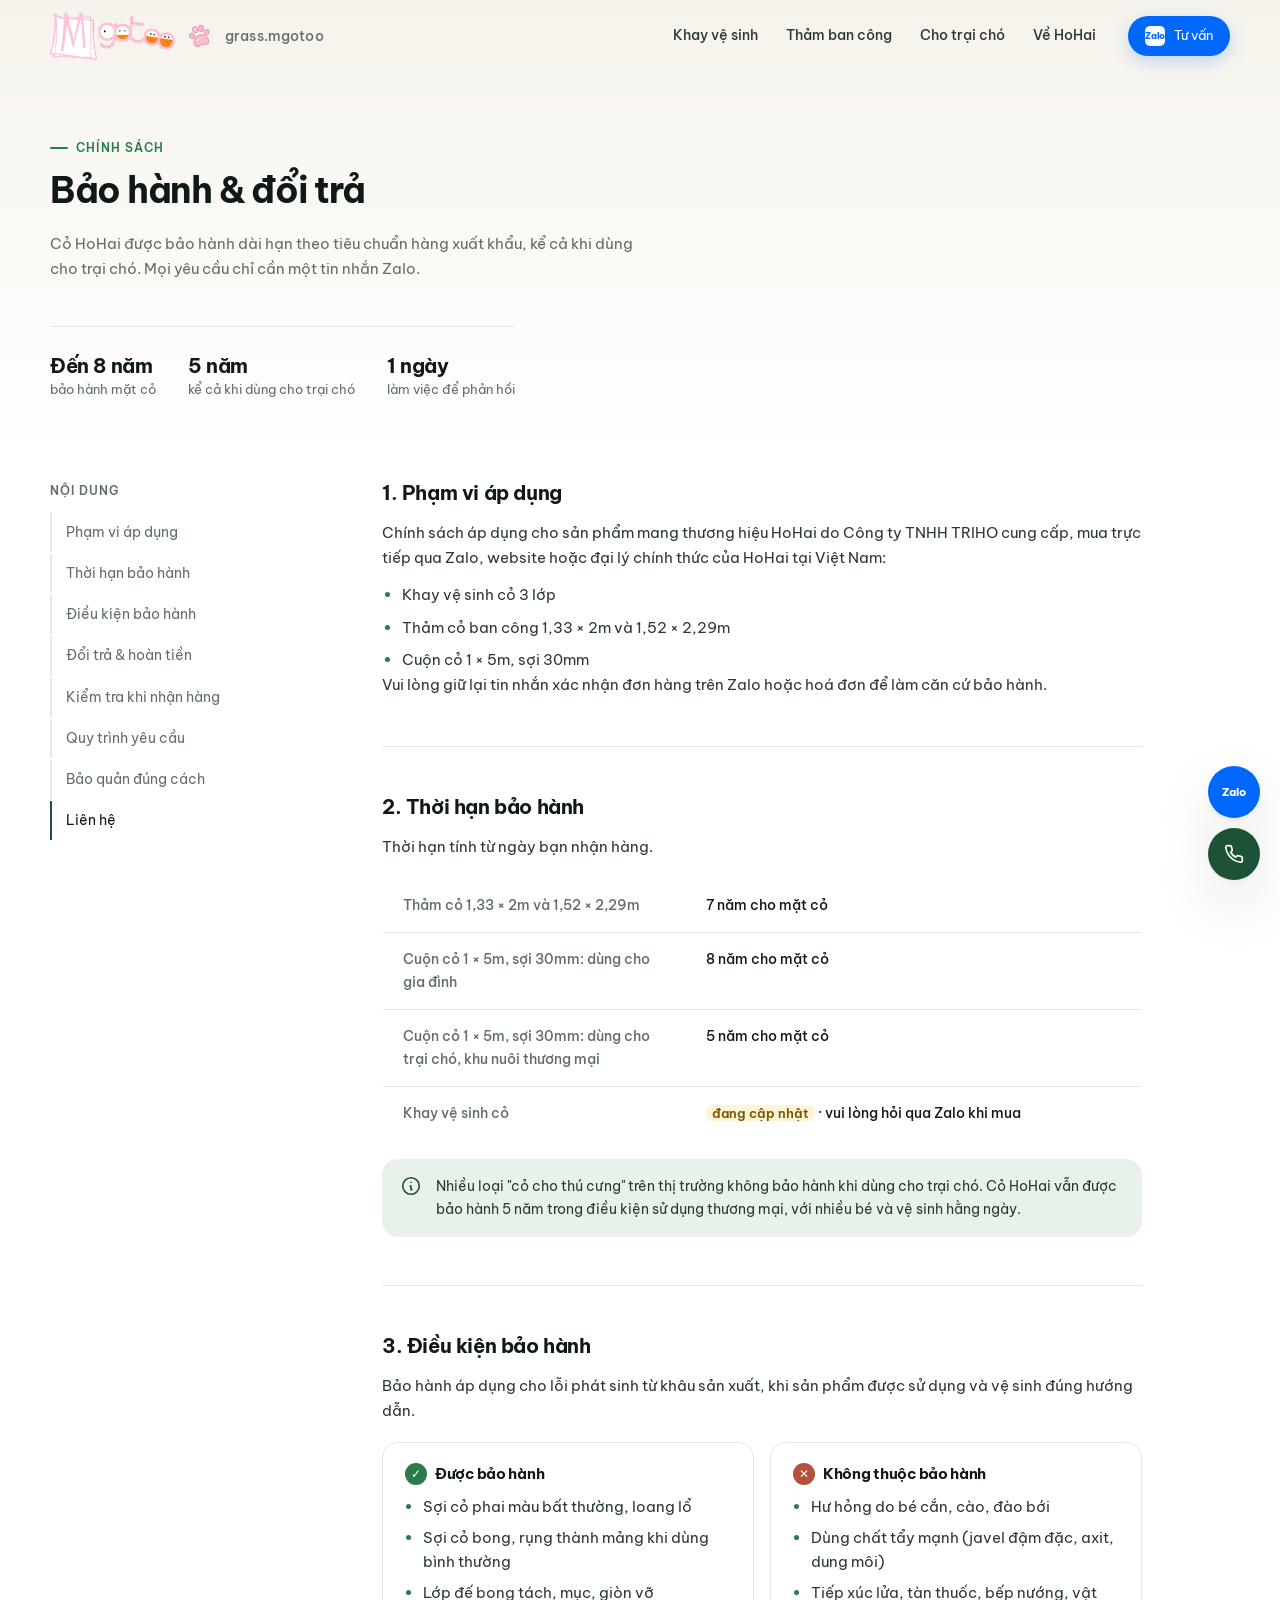
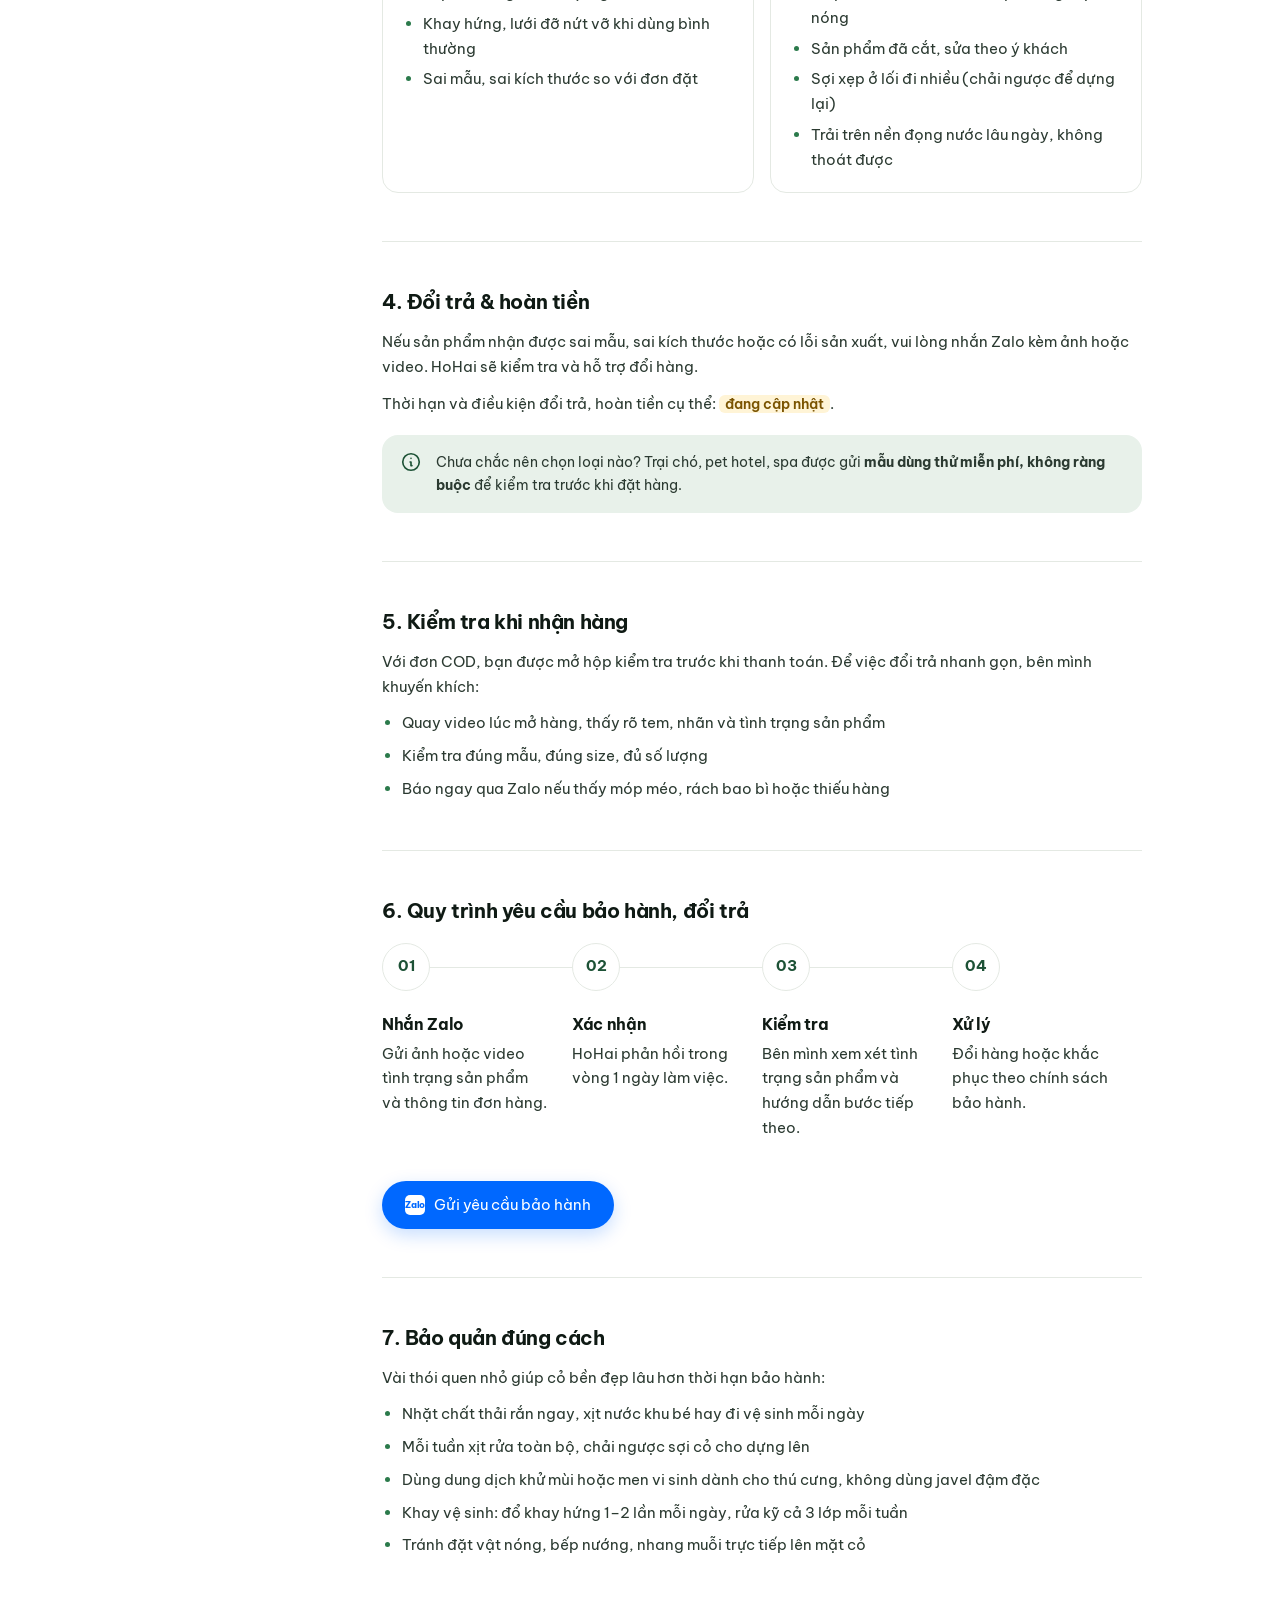
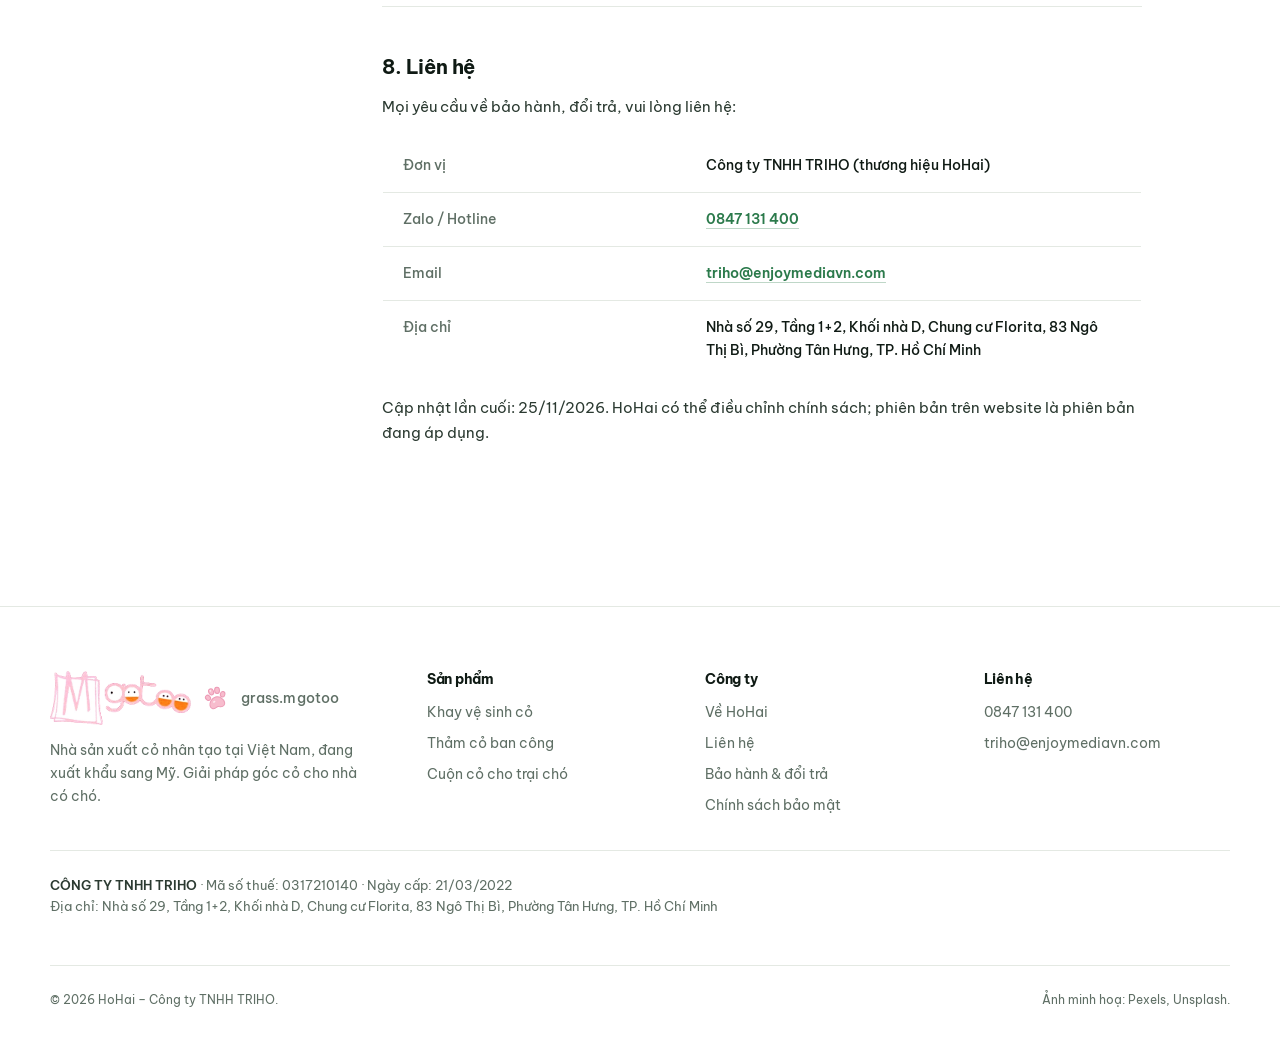
<file: chinh-sach-bao-hanh.html>
<!DOCTYPE html>
<html lang="vi">

<head>
    <meta charset="UTF-8">
    <meta name="viewport" content="width=device-width, initial-scale=1.0">
    <title>Chính sách bảo hành &amp; đổi trả | HoHai – Công ty TNHH TRIHO</title>
    <meta name="description" content="Chính sách bảo hành cỏ nhân tạo HoHai: thảm cỏ ban công 7 năm, cuộn cỏ 30mm 8 năm, bảo hành 5 năm cả khi dùng cho trại chó. Hỗ trợ qua Zalo, phản hồi trong 1 ngày làm việc.">
    <meta property="og:locale" content="vi_VN">
    <link rel="preconnect" href="https://fonts.googleapis.com">
    <link rel="preconnect" href="https://fonts.gstatic.com" crossorigin>
    <link href="https://fonts.googleapis.com/css2?family=Be+Vietnam+Pro:wght@400;500;600;700&display=swap" rel="stylesheet">
    <link rel="icon" type="image/png" sizes="32x32" href="assets/img/favicon-32.png">
    <link rel="apple-touch-icon" href="assets/img/apple-touch-icon.png">
    <link rel="stylesheet" href="css/ds.css?v=20">
</head>

<body>
    <!--
        Nguồn: thời hạn bảo hành lấy theo website xuất khẩu (products-data.js: Balcony 25mm = 7 năm,
        MaxDrain 30mm = 8 năm; dog-breeder.html: "5-Year Kennel Warranty"). Website cũ không có điều khoản
        đổi trả / hoàn tiền → để "đang cập nhật".
    -->
    <header class="hd">
        <div class="wrap">
            <a href="index.html" class="logo"><img class="mark" src="assets/img/logo-mgotoo.webp?v=2" alt="Mgotoo" width="125" height="48"><img class="paw" src="assets/brand/paw-mgotoo.svg" alt="" aria-hidden="true" width="26" height="26"><span class="logo-txt">grass.mgotoo</span></a>
            <nav class="nav">
                <a href="khay-ve-sinh-co.html">Khay vệ sinh</a>
                <a href="tham-co-ban-cong.html">Thảm ban công</a>
                <a href="cuon-co-trai-cho.html">Cho trại chó</a>
                <a href="gioi-thieu.html">Về HoHai</a>
            </nav>
            <a href="#" class="btn btn-zalo btn-sm js-zalo" data-msg="chat"><span class="zalo-mark">Zalo</span>Tư vấn</a>
        </div>
    </header>

    <main>
        <section class="hero" style="padding-bottom:56px;">
            <div class="wrap">
                <div class="eyebrow rv">Chính sách</div>
                <h1 class="rv" style="--d:.06s;max-width:18ch;">Bảo&nbsp;hành &amp;&nbsp;đổi&nbsp;trả</h1>
                <p class="lead rv" style="--d:.12s">Cỏ HoHai được bảo hành dài hạn theo tiêu chuẩn hàng xuất khẩu, kể cả khi dùng cho trại chó. Mọi yêu cầu chỉ cần một tin nhắn Zalo.</p>
                <div class="hero-stats rv" style="--d:.2s">
                    <div><b>Đến <span data-count="8">8</span> năm</b><span>bảo hành mặt cỏ</span></div>
                    <div><b><span data-count="5">5</span> năm</b><span>kể cả khi dùng cho trại chó</span></div>
                    <div><b>1 ngày</b><span>làm việc để phản hồi</span></div>
                </div>
            </div>
        </section>

        <section class="section" style="padding-top:24px;">
            <div class="wrap policy">
                <nav class="toc rv" aria-label="Mục lục">
                    <div class="t">Nội dung</div>
                    <a href="#pham-vi">Phạm vi áp dụng</a>
                    <a href="#thoi-han">Thời hạn bảo hành</a>
                    <a href="#dieu-kien">Điều kiện bảo hành</a>
                    <a href="#doi-tra">Đổi trả &amp; hoàn tiền</a>
                    <a href="#nhan-hang">Kiểm tra khi nhận hàng</a>
                    <a href="#quy-trinh">Quy trình yêu cầu</a>
                    <a href="#bao-quan">Bảo quản đúng cách</a>
                    <a href="#lien-he">Liên hệ</a>
                </nav>

                <div class="prose">
                    <section id="pham-vi" class="rv">
                        <h2>1. Phạm vi áp dụng</h2>
                        <p>Chính sách áp dụng cho sản phẩm mang thương hiệu HoHai do Công ty TNHH TRIHO cung cấp, mua trực tiếp qua Zalo, website hoặc đại lý chính thức của HoHai tại Việt Nam:</p>
                        <ul>
                            <li>Khay vệ sinh cỏ 3 lớp</li>
                            <li>Thảm cỏ ban công 1,33 × 2m và 1,52 × 2,29m</li>
                            <li>Cuộn cỏ 1 × 5m, sợi 30mm</li>
                        </ul>
                        <p>Vui lòng giữ lại tin nhắn xác nhận đơn hàng trên Zalo hoặc hoá đơn để làm căn cứ bảo hành.</p>
                    </section>

                    <section id="thoi-han" class="rv">
                        <h2>2. Thời hạn bảo hành</h2>
                        <p>Thời hạn tính từ ngày bạn nhận hàng.</p>
                        <table class="spec">
                            <tr><th>Thảm cỏ 1,33 × 2m và 1,52 × 2,29m</th><td>7 năm cho mặt cỏ</td></tr>
                            <tr><th>Cuộn cỏ 1 × 5m, sợi 30mm: dùng cho gia đình</th><td>8 năm cho mặt cỏ</td></tr>
                            <tr><th>Cuộn cỏ 1 × 5m, sợi 30mm: dùng cho trại chó, khu nuôi thương mại</th><td>5 năm cho mặt cỏ</td></tr>
                            <tr><th>Khay vệ sinh cỏ</th><td><span class="tbd">đang cập nhật</span> · vui lòng hỏi qua Zalo khi mua</td></tr>
                        </table>
                        <div class="callout"><svg viewBox="0 0 24 24" fill="none" stroke="currentColor" stroke-width="1.8" stroke-linecap="round" stroke-linejoin="round"><circle cx="12" cy="12" r="9"/><path d="M12 8h.01M11 12h1v4h1"/></svg><div>Nhiều loại "cỏ cho thú cưng" trên thị trường không bảo hành khi dùng cho trại chó. Cỏ HoHai vẫn được bảo hành 5 năm trong điều kiện sử dụng thương mại, với nhiều bé và vệ sinh hằng ngày.</div></div>
                    </section>

                    <section id="dieu-kien" class="rv">
                        <h2>3. Điều kiện bảo hành</h2>
                        <p>Bảo hành áp dụng cho lỗi phát sinh từ khâu sản xuất, khi sản phẩm được sử dụng và vệ sinh đúng hướng dẫn.</p>
                        <div class="two">
                            <div class="yes">
                                <h4><i>✓</i>Được bảo hành</h4>
                                <ul>
                                    <li>Sợi cỏ phai màu bất thường, loang lổ</li>
                                    <li>Sợi cỏ bong, rụng thành mảng khi dùng bình thường</li>
                                    <li>Lớp đế bong tách, mục, giòn vỡ</li>
                                    <li>Khay hứng, lưới đỡ nứt vỡ khi dùng bình thường</li>
                                    <li>Sai mẫu, sai kích thước so với đơn đặt</li>
                                </ul>
                            </div>
                            <div class="no">
                                <h4><i>✕</i>Không thuộc bảo hành</h4>
                                <ul>
                                    <li>Hư hỏng do bé cắn, cào, đào bới</li>
                                    <li>Dùng chất tẩy mạnh (javel đậm đặc, axit, dung môi)</li>
                                    <li>Tiếp xúc lửa, tàn thuốc, bếp nướng, vật nóng</li>
                                    <li>Sản phẩm đã cắt, sửa theo ý khách</li>
                                    <li>Sợi xẹp ở lối đi nhiều (chải ngược để dựng lại)</li>
                                    <li>Trải trên nền đọng nước lâu ngày, không thoát được</li>
                                </ul>
                            </div>
                        </div>
                    </section>

                    <section id="doi-tra" class="rv">
                        <h2>4. Đổi trả &amp; hoàn tiền</h2>
                        <p>Nếu sản phẩm nhận được sai mẫu, sai kích thước hoặc có lỗi sản xuất, vui lòng nhắn Zalo kèm ảnh hoặc video. HoHai sẽ kiểm tra và hỗ trợ đổi hàng.</p>
                        <p>Thời hạn và điều kiện đổi trả, hoàn tiền cụ thể: <span class="tbd">đang cập nhật</span>.</p>
                        <div class="callout"><svg viewBox="0 0 24 24" fill="none" stroke="currentColor" stroke-width="1.8" stroke-linecap="round" stroke-linejoin="round"><circle cx="12" cy="12" r="9"/><path d="M12 8h.01M11 12h1v4h1"/></svg><div>Chưa chắc nên chọn loại nào? Trại chó, pet hotel, spa được gửi <b>mẫu dùng thử miễn phí, không ràng buộc</b> để kiểm tra trước khi đặt hàng.</div></div>
                    </section>

                    <section id="nhan-hang" class="rv">
                        <h2>5. Kiểm tra khi nhận hàng</h2>
                        <p>Với đơn COD, bạn được mở hộp kiểm tra trước khi thanh toán. Để việc đổi trả nhanh gọn, bên mình khuyến khích:</p>
                        <ul>
                            <li>Quay video lúc mở hàng, thấy rõ tem, nhãn và tình trạng sản phẩm</li>
                            <li>Kiểm tra đúng mẫu, đúng size, đủ số lượng</li>
                            <li>Báo ngay qua Zalo nếu thấy móp méo, rách bao bì hoặc thiếu hàng</li>
                        </ul>
                    </section>

                    <section id="quy-trinh" class="rv">
                        <h2>6.&nbsp;Quy&nbsp;trình yêu&nbsp;cầu bảo&nbsp;hành, đổi&nbsp;trả</h2>
                        <div class="steps" style="grid-template-columns:repeat(auto-fit,minmax(150px,1fr));margin-top:20px;">
                            <div class="step"><h3>Nhắn Zalo</h3><p>Gửi ảnh hoặc video tình trạng sản phẩm và thông tin đơn hàng.</p></div>
                            <div class="step"><h3>Xác nhận</h3><p>HoHai phản hồi trong vòng 1 ngày làm việc.</p></div>
                            <div class="step"><h3>Kiểm tra</h3><p>Bên mình xem xét tình trạng sản phẩm và hướng dẫn bước tiếp theo.</p></div>
                            <div class="step"><h3>Xử lý</h3><p>Đổi hàng hoặc khắc phục theo chính sách bảo hành.</p></div>
                        </div>
                        <a href="#" class="btn btn-zalo js-zalo" data-msg="claim" style="margin-top:8px;"><span class="zalo-mark">Zalo</span>Gửi yêu cầu bảo hành</a>
                    </section>

                    <section id="bao-quan" class="rv">
                        <h2>7. Bảo quản đúng cách</h2>
                        <p>Vài thói quen nhỏ giúp cỏ bền đẹp lâu hơn thời hạn bảo hành:</p>
                        <ul>
                            <li>Nhặt chất thải rắn ngay, xịt nước khu bé hay đi vệ sinh mỗi ngày</li>
                            <li>Mỗi tuần xịt rửa toàn bộ, chải ngược sợi cỏ cho dựng lên</li>
                            <li>Dùng dung dịch khử mùi hoặc men vi sinh dành cho thú cưng, không dùng javel đậm đặc</li>
                            <li>Khay vệ sinh: đổ khay hứng 1–2 lần mỗi ngày, rửa kỹ cả 3 lớp mỗi tuần</li>
                            <li>Tránh đặt vật nóng, bếp nướng, nhang muỗi trực tiếp lên mặt cỏ</li>
                        </ul>
                    </section>

                    <section id="lien-he" class="rv">
                        <h2>8. Liên hệ</h2>
                        <p>Mọi yêu cầu về bảo hành, đổi trả, vui lòng liên hệ:</p>
                        <table class="spec">
                            <tr><th>Đơn vị</th><td>Công ty TNHH TRIHO (thương hiệu HoHai)</td></tr>
                            <tr><th>Zalo / Hotline</th><td><a href="tel:0847131400" class="link">0847 131 400</a></td></tr>
                            <tr><th>Email</th><td><a href="mailto:triho@enjoymediavn.com" class="link">triho@enjoymediavn.com</a></td></tr>
                            <tr><th>Địa chỉ</th><td>Nhà số 29, Tầng 1+2, Khối nhà D, Chung cư Florita, 83 Ngô Thị Bì, Phường Tân Hưng, TP. Hồ Chí Minh</td></tr>
                        </table>
                        <p class="upd">Cập nhật lần cuối: 25/11/2026. HoHai có thể điều chỉnh chính sách; phiên bản trên website là phiên bản đang áp dụng.</p>
                    </section>
                </div>
            </div>
        </section>
    </main>

    <footer class="ft">
        <div class="wrap">
            <div class="ft-grid">
                <div><a href="index.html" class="logo"><img class="mark" src="assets/img/logo-mgotoo.webp?v=2" alt="Mgotoo" width="125" height="48"><img class="paw" src="assets/brand/paw-mgotoo.svg" alt="" aria-hidden="true" width="26" height="26"><span class="logo-txt">grass.mgotoo</span></a><p style="margin-top:14px;max-width:36ch;">Nhà sản xuất cỏ nhân tạo tại Việt Nam, đang xuất khẩu sang Mỹ. Giải pháp góc cỏ cho nhà có chó.</p></div>
                <div><h4>Sản phẩm</h4><ul><li><a href="khay-ve-sinh-co.html">Khay vệ sinh cỏ</a></li><li><a href="tham-co-ban-cong.html">Thảm cỏ ban công</a></li><li><a href="cuon-co-trai-cho.html">Cuộn cỏ cho trại chó</a></li></ul></div>
                <div><h4>Công ty</h4><ul><li><a href="gioi-thieu.html">Về HoHai</a></li><li><a href="lien-he.html">Liên hệ</a></li><li><a href="chinh-sach-bao-hanh.html">Bảo hành &amp; đổi trả</a></li><li><a href="chinh-sach-bao-mat.html">Chính sách bảo mật</a></li></ul></div>
                <div><h4>Liên hệ</h4><ul><li><a href="tel:0847131400">0847 131 400</a></li><li><a href="mailto:triho@enjoymediavn.com">triho@enjoymediavn.com</a></li></ul></div>
            </div>
            <div class="ft-legal"><b>CÔNG TY TNHH TRIHO</b> · Mã số thuế: 0317210140 · Ngày cấp: 21/03/2022<br>Địa chỉ: Nhà số 29, Tầng 1+2, Khối nhà D, Chung cư Florita, 83 Ngô Thị Bì, Phường Tân Hưng, TP. Hồ Chí Minh</div>
            <div class="ft-bottom"><span>© 2026 HoHai – Công ty TNHH TRIHO.</span><span>Ảnh minh hoạ: Pexels, Unsplash.</span></div>
        </div>
    </footer>

    <div class="fab">
        <a href="#" class="z js-zalo" data-msg="chat" aria-label="Chat Zalo">Zalo</a>
        <a href="tel:0847131400" class="c" aria-label="Gọi hotline"><svg viewBox="0 0 24 24" fill="none" stroke="currentColor" stroke-width="2" stroke-linecap="round" stroke-linejoin="round"><path d="M22 16.9v3a2 2 0 0 1-2.2 2 19.8 19.8 0 0 1-8.6-3.1 19.5 19.5 0 0 1-6-6A19.8 19.8 0 0 1 2.1 4.2 2 2 0 0 1 4.1 2h3a2 2 0 0 1 2 1.7c.1 1 .4 1.9.7 2.8a2 2 0 0 1-.5 2.1L8 9.9a16 16 0 0 0 6 6l1.3-1.3a2 2 0 0 1 2.1-.4c.9.3 1.8.6 2.8.7a2 2 0 0 1 1.7 2z"/></svg></a>
    </div>
    <div class="toast" role="status" aria-live="polite"></div>

    <script>
        window.DS_PAGE = {
            messages: {
                chat: 'Chào HoHai, mình muốn hỏi về chính sách bảo hành / đổi trả.',
                claim: 'Chào HoHai, mình cần hỗ trợ bảo hành / đổi trả:\n- Sản phẩm:\n- Ngày nhận hàng:\n- Số điện thoại đặt hàng:\n- Tình trạng: (mình gửi kèm ảnh/video)'
            }
        };
        /* Mục lục: đánh dấu mục đang đọc */
        (function () {
            var links = document.querySelectorAll('.toc a');
            if (!('IntersectionObserver' in window)) return;
            var io = new IntersectionObserver(function (es) {
                es.forEach(function (e) {
                    if (e.isIntersecting) links.forEach(function (a) { a.classList.toggle('on', a.getAttribute('href') === '#' + e.target.id); });
                });
            }, { rootMargin: '-30% 0px -60% 0px' });
            document.querySelectorAll('.prose section').forEach(function (s) { io.observe(s); });
        })();
    </script>
    <script src="js/ds.js?v=5"></script>
    <script src="js/monitor-config.js?v=6"></script>
    <script src="js/analytics-collector.js?v=4"></script>
</body>

</html>
</file>
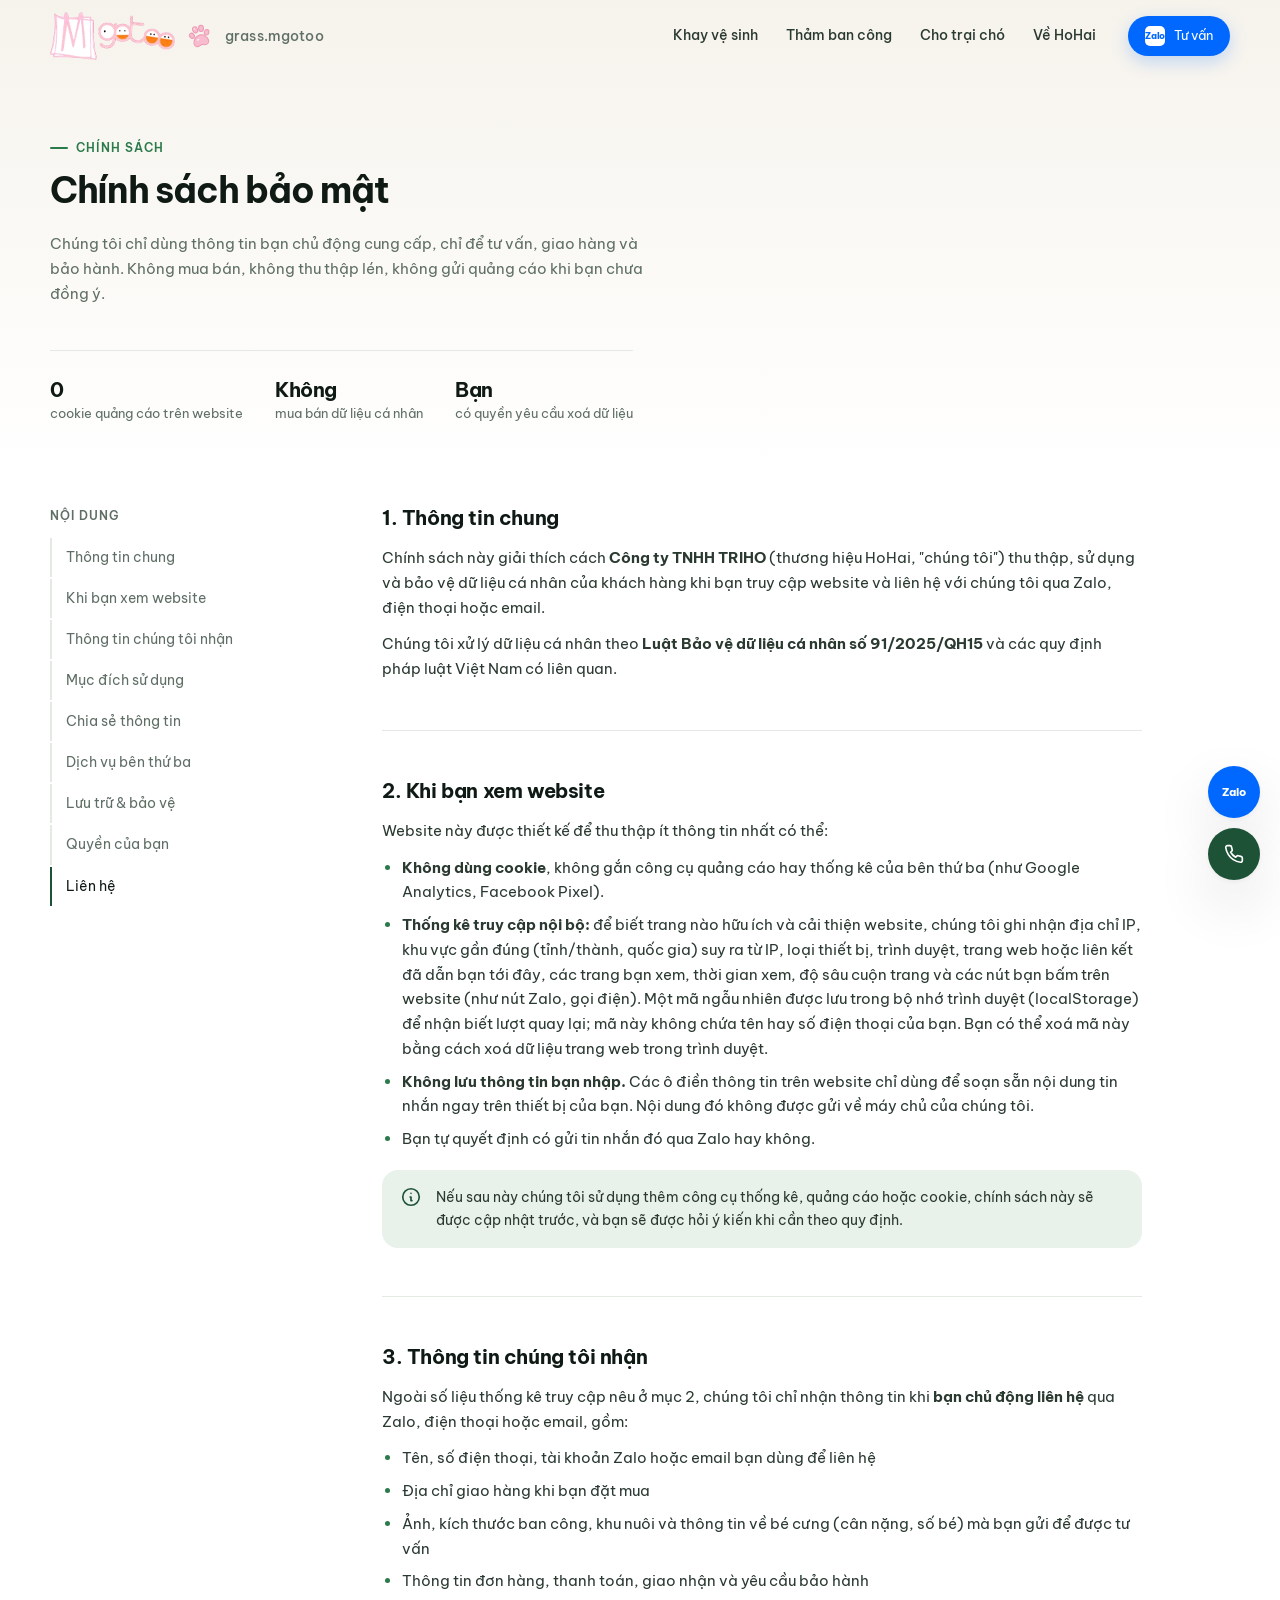
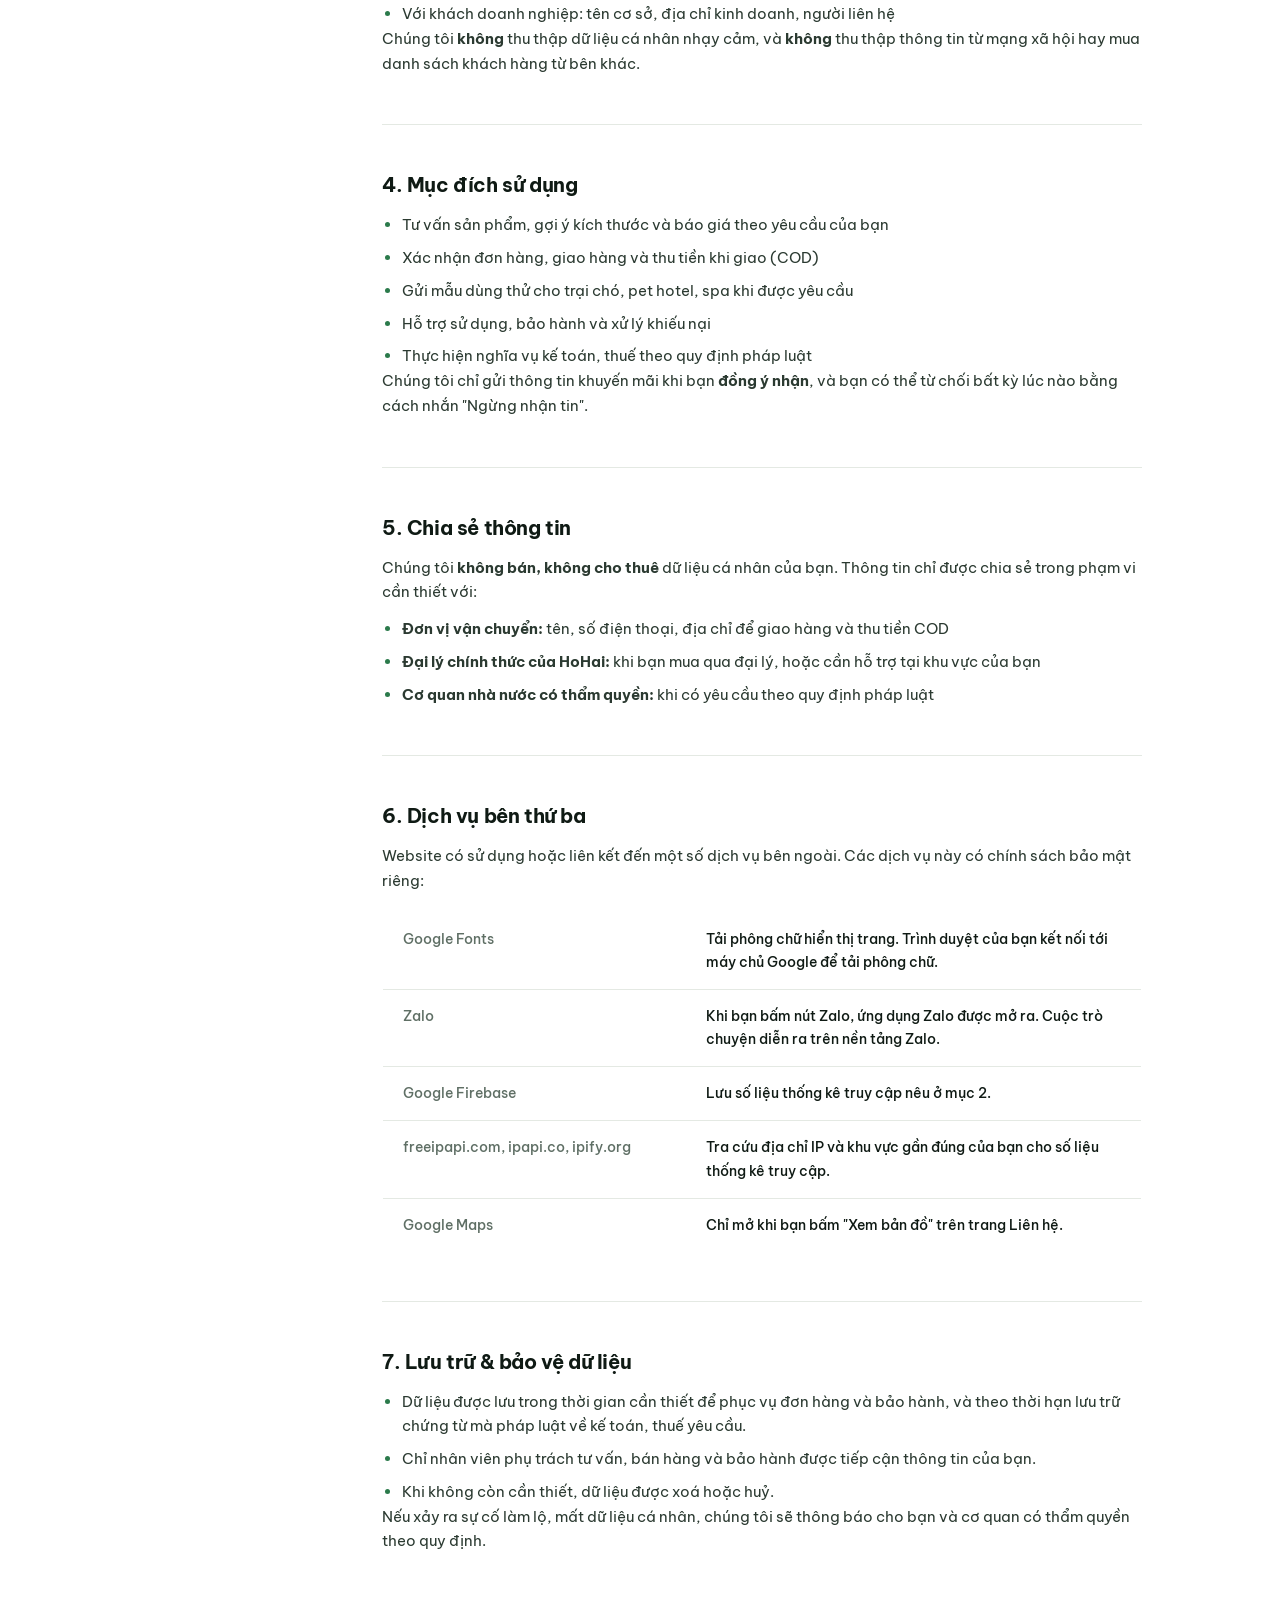
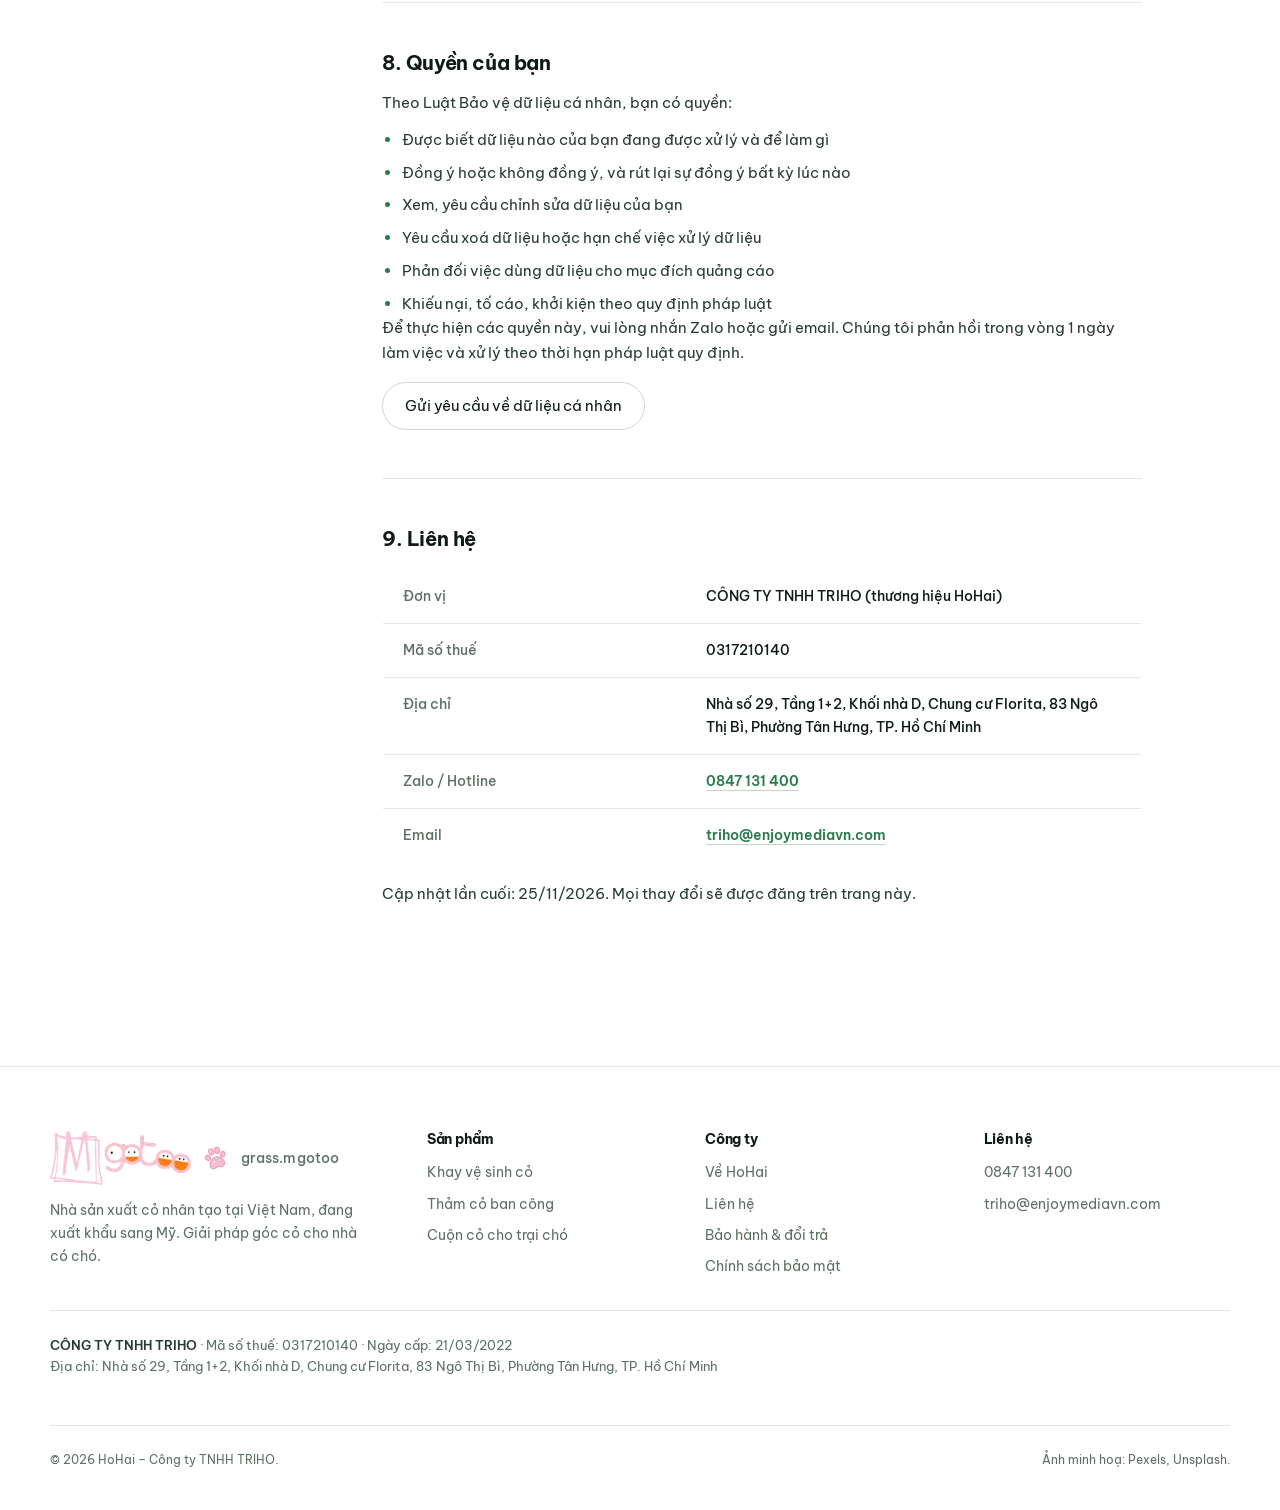
<file: chinh-sach-bao-mat.html>
<!DOCTYPE html>
<html lang="vi">

<head>
    <meta charset="UTF-8">
    <meta name="viewport" content="width=device-width, initial-scale=1.0">
    <title>Chính sách bảo mật | HoHai – Công ty TNHH TRIHO</title>
    <meta name="description" content="Chính sách bảo mật và bảo vệ dữ liệu cá nhân của HoHai (Công ty TNHH TRIHO): thông tin nào được thu thập, dùng để làm gì, chia sẻ với ai và quyền của bạn theo Luật Bảo vệ dữ liệu cá nhân.">
    <meta property="og:locale" content="vi_VN">
    <link rel="preconnect" href="https://fonts.googleapis.com">
    <link rel="preconnect" href="https://fonts.gstatic.com" crossorigin>
    <link href="https://fonts.googleapis.com/css2?family=Be+Vietnam+Pro:wght@400;500;600;700&display=swap" rel="stylesheet">
    <link rel="icon" type="image/png" sizes="32x32" href="assets/img/favicon-32.png">
    <link rel="apple-touch-icon" href="assets/img/apple-touch-icon.png">
    <link rel="stylesheet" href="css/ds.css?v=20">
</head>

<body>
    <!--
        Hiện trạng (cập nhật 25/11/2026): KHÔNG cookie, KHÔNG Google Analytics / Facebook Pixel.
        CÓ bộ thống kê nội bộ js/analytics-collector.js (Firebase, nhánh hohai_vn_analytics): ghi IP, vị trí
        gần đúng, thiết bị, trang xem, thời gian xem, nguồn truy cập, nút bấm (Zalo/gọi/email/link ngoài/nút khác), độ cuộn; mã ngẫu nhiên lưu trong localStorage. Dashboard analytics.html không cần đăng nhập, xoá cần PIN; database Firebase để mở (giống web US).
        Form vẫn chỉ soạn tin nhắn Zalo trên máy khách. Đổi bộ thống kê → cập nhật mục 2 và 6.
    -->
    <header class="hd">
        <div class="wrap">
            <a href="index.html" class="logo"><img class="mark" src="assets/img/logo-mgotoo.webp?v=2" alt="Mgotoo" width="125" height="48"><img class="paw" src="assets/brand/paw-mgotoo.svg" alt="" aria-hidden="true" width="26" height="26"><span class="logo-txt">grass.mgotoo</span></a>
            <nav class="nav">
                <a href="khay-ve-sinh-co.html">Khay vệ sinh</a>
                <a href="tham-co-ban-cong.html">Thảm ban công</a>
                <a href="cuon-co-trai-cho.html">Cho trại chó</a>
                <a href="gioi-thieu.html">Về HoHai</a>
            </nav>
            <a href="#" class="btn btn-zalo btn-sm js-zalo" data-msg="chat"><span class="zalo-mark">Zalo</span>Tư vấn</a>
        </div>
    </header>

    <main>
        <section class="hero" style="padding-bottom:56px;">
            <div class="wrap">
                <div class="eyebrow rv">Chính sách</div>
                <h1 class="rv" style="--d:.06s;max-width:18ch;">Chính&nbsp;sách bảo&nbsp;mật</h1>
                <p class="lead rv" style="--d:.12s">Chúng tôi chỉ dùng thông tin bạn chủ động cung cấp, chỉ để tư vấn, giao hàng và bảo hành. Không mua bán, không thu thập lén, không gửi quảng cáo khi bạn chưa đồng ý.</p>
                <div class="hero-stats rv" style="--d:.2s">
                    <div><b>0</b><span>cookie quảng cáo trên website</span></div>
                    <div><b>Không</b><span>mua bán dữ liệu cá nhân</span></div>
                    <div><b>Bạn</b><span>có quyền yêu cầu xoá dữ liệu</span></div>
                </div>
            </div>
        </section>

        <section class="section" style="padding-top:24px;">
            <div class="wrap policy">
                <nav class="toc rv" aria-label="Mục lục">
                    <div class="t">Nội dung</div>
                    <a href="#chung">Thông tin chung</a>
                    <a href="#website">Khi bạn xem website</a>
                    <a href="#thu-thap">Thông tin chúng tôi nhận</a>
                    <a href="#muc-dich">Mục đích sử dụng</a>
                    <a href="#chia-se">Chia sẻ thông tin</a>
                    <a href="#ben-thu-ba">Dịch vụ bên thứ ba</a>
                    <a href="#luu-tru">Lưu trữ &amp; bảo vệ</a>
                    <a href="#quyen">Quyền của bạn</a>
                    <a href="#lien-he">Liên hệ</a>
                </nav>

                <div class="prose">
                    <section id="chung" class="rv">
                        <h2>1. Thông tin chung</h2>
                        <p>Chính sách này giải thích cách <b>Công ty TNHH TRIHO</b> (thương hiệu HoHai, "chúng tôi") thu thập, sử dụng và bảo vệ dữ liệu cá nhân của khách hàng khi bạn truy cập website và liên hệ với chúng tôi qua Zalo, điện thoại hoặc email.</p>
                        <p>Chúng tôi xử lý dữ liệu cá nhân theo <b>Luật Bảo vệ dữ liệu cá nhân số 91/2025/QH15</b> và các quy định pháp luật Việt Nam có liên quan.</p>
                    </section>

                    <section id="website" class="rv">
                        <h2>2. Khi bạn xem website</h2>
                        <p>Website này được thiết kế để thu thập ít thông tin nhất có thể:</p>
                        <ul>
                            <li><b>Không dùng cookie</b>, không gắn công cụ quảng cáo hay thống kê của bên thứ ba (như Google Analytics, Facebook Pixel).</li>
                            <li><b>Thống kê truy cập nội bộ:</b> để biết trang nào hữu ích và cải thiện website, chúng tôi ghi nhận địa chỉ IP, khu vực gần đúng (tỉnh/thành, quốc gia) suy ra từ IP, loại thiết bị, trình duyệt, trang web hoặc liên kết đã dẫn bạn tới đây, các trang bạn xem, thời gian xem, độ sâu cuộn trang và các nút bạn bấm trên website (như nút Zalo, gọi điện). Một mã ngẫu nhiên được lưu trong bộ nhớ trình duyệt (localStorage) để nhận biết lượt quay lại; mã này không chứa tên hay số điện thoại của bạn. Bạn có thể xoá mã này bằng cách xoá dữ liệu trang web trong trình duyệt.</li>
                            <li><b>Không lưu thông tin bạn nhập.</b> Các ô điền thông tin trên website chỉ dùng để soạn sẵn nội dung tin nhắn ngay trên thiết bị của bạn. Nội dung đó không được gửi về máy chủ của chúng tôi.</li>
                            <li>Bạn tự quyết định có gửi tin nhắn đó qua Zalo hay không.</li>
                        </ul>
                        <div class="callout"><svg viewBox="0 0 24 24" fill="none" stroke="currentColor" stroke-width="1.8" stroke-linecap="round" stroke-linejoin="round"><circle cx="12" cy="12" r="9"/><path d="M12 8h.01M11 12h1v4h1"/></svg><div>Nếu sau này chúng tôi sử dụng thêm công cụ thống kê, quảng cáo hoặc cookie, chính sách này sẽ được cập nhật trước, và bạn sẽ được hỏi ý kiến khi cần theo quy định.</div></div>
                    </section>

                    <section id="thu-thap" class="rv">
                        <h2>3.&nbsp;Thông&nbsp;tin chúng&nbsp;tôi&nbsp;nhận</h2>
                        <p>Ngoài số liệu thống kê truy cập nêu ở mục 2, chúng tôi chỉ nhận thông tin khi <b>bạn chủ động liên hệ</b> qua Zalo, điện thoại hoặc email, gồm:</p>
                        <ul>
                            <li>Tên, số điện thoại, tài khoản Zalo hoặc email bạn dùng để liên hệ</li>
                            <li>Địa chỉ giao hàng khi bạn đặt mua</li>
                            <li>Ảnh, kích thước ban công, khu nuôi và thông tin về bé cưng (cân nặng, số bé) mà bạn gửi để được tư vấn</li>
                            <li>Thông tin đơn hàng, thanh toán, giao nhận và yêu cầu bảo hành</li>
                            <li>Với khách doanh nghiệp: tên cơ sở, địa chỉ kinh doanh, người liên hệ</li>
                        </ul>
                        <p>Chúng tôi <b>không</b> thu thập dữ liệu cá nhân nhạy cảm, và <b>không</b> thu thập thông tin từ mạng xã hội hay mua danh sách khách hàng từ bên khác.</p>
                    </section>

                    <section id="muc-dich" class="rv">
                        <h2>4. Mục đích sử dụng</h2>
                        <ul>
                            <li>Tư vấn sản phẩm, gợi ý kích thước và báo giá theo yêu cầu của bạn</li>
                            <li>Xác nhận đơn hàng, giao hàng và thu tiền khi giao (COD)</li>
                            <li>Gửi mẫu dùng thử cho trại chó, pet hotel, spa khi được yêu cầu</li>
                            <li>Hỗ trợ sử dụng, bảo hành và xử lý khiếu nại</li>
                            <li>Thực hiện nghĩa vụ kế toán, thuế theo quy định pháp luật</li>
                        </ul>
                        <p>Chúng tôi chỉ gửi thông tin khuyến mãi khi bạn <b>đồng ý nhận</b>, và bạn có thể từ chối bất kỳ lúc nào bằng cách nhắn "Ngừng nhận tin".</p>
                    </section>

                    <section id="chia-se" class="rv">
                        <h2>5. Chia sẻ thông tin</h2>
                        <p>Chúng tôi <b>không bán, không cho thuê</b> dữ liệu cá nhân của bạn. Thông tin chỉ được chia sẻ trong phạm vi cần thiết với:</p>
                        <ul>
                            <li><b>Đơn vị vận chuyển:</b> tên, số điện thoại, địa chỉ để giao hàng và thu tiền COD</li>
                            <li><b>Đại lý chính thức của HoHai:</b> khi bạn mua qua đại lý, hoặc cần hỗ trợ tại khu vực của bạn</li>
                            <li><b>Cơ quan nhà nước có thẩm quyền:</b> khi có yêu cầu theo quy định pháp luật</li>
                        </ul>
                    </section>

                    <section id="ben-thu-ba" class="rv">
                        <h2>6. Dịch vụ bên thứ ba</h2>
                        <p>Website có sử dụng hoặc liên kết đến một số dịch vụ bên ngoài. Các dịch vụ này có chính sách bảo mật riêng:</p>
                        <table class="spec">
                            <tr><th>Google Fonts</th><td>Tải phông chữ hiển thị trang. Trình duyệt của bạn kết nối tới máy chủ Google để tải phông chữ.</td></tr>
                            <tr><th>Zalo</th><td>Khi bạn bấm nút Zalo, ứng dụng Zalo được mở ra. Cuộc trò chuyện diễn ra trên nền tảng Zalo.</td></tr>
                            <tr><th>Google Firebase</th><td>Lưu số liệu thống kê truy cập nêu ở mục 2.</td></tr>
                            <tr><th>freeipapi.com, ipapi.co, ipify.org</th><td>Tra cứu địa chỉ IP và khu vực gần đúng của bạn cho số liệu thống kê truy cập.</td></tr>
                            <tr><th>Google Maps</th><td>Chỉ mở khi bạn bấm "Xem bản đồ" trên trang Liên hệ.</td></tr>
                        </table>
                    </section>

                    <section id="luu-tru" class="rv">
                        <h2>7.&nbsp;Lưu&nbsp;trữ &amp; bảo&nbsp;vệ&nbsp;dữ&nbsp;liệu</h2>
                        <ul>
                            <li>Dữ liệu được lưu trong thời gian cần thiết để phục vụ đơn hàng và bảo hành, và theo thời hạn lưu trữ chứng từ mà pháp luật về kế toán, thuế yêu cầu.</li>
                            <li>Chỉ nhân viên phụ trách tư vấn, bán hàng và bảo hành được tiếp cận thông tin của bạn.</li>
                            <li>Khi không còn cần thiết, dữ liệu được xoá hoặc huỷ.</li>
                        </ul>
                        <p>Nếu xảy ra sự cố làm lộ, mất dữ liệu cá nhân, chúng tôi sẽ thông báo cho bạn và cơ quan có thẩm quyền theo quy định.</p>
                    </section>

                    <section id="quyen" class="rv">
                        <h2>8. Quyền của bạn</h2>
                        <p>Theo Luật Bảo vệ dữ liệu cá nhân, bạn có quyền:</p>
                        <ul>
                            <li>Được biết dữ liệu nào của bạn đang được xử lý và để làm gì</li>
                            <li>Đồng ý hoặc không đồng ý, và rút lại sự đồng ý bất kỳ lúc nào</li>
                            <li>Xem, yêu cầu chỉnh sửa dữ liệu của bạn</li>
                            <li>Yêu cầu xoá dữ liệu hoặc hạn chế việc xử lý dữ liệu</li>
                            <li>Phản đối việc dùng dữ liệu cho mục đích quảng cáo</li>
                            <li>Khiếu nại, tố cáo, khởi kiện theo quy định pháp luật</li>
                        </ul>
                        <p>Để thực hiện các quyền này, vui lòng nhắn Zalo hoặc gửi email. Chúng tôi phản hồi trong vòng 1 ngày làm việc và xử lý theo thời hạn pháp luật quy định.</p>
                        <a href="#" class="btn btn-ghost js-zalo" data-msg="data" style="margin-top:16px;">Gửi yêu cầu về dữ liệu cá nhân</a>
                    </section>

                    <section id="lien-he" class="rv">
                        <h2>9. Liên hệ</h2>
                        <table class="spec">
                            <tr><th>Đơn vị</th><td>CÔNG TY TNHH TRIHO (thương hiệu HoHai)</td></tr>
                            <tr><th>Mã số thuế</th><td>0317210140</td></tr>
                            <tr><th>Địa chỉ</th><td>Nhà số 29, Tầng 1+2, Khối nhà D, Chung cư Florita, 83 Ngô Thị Bì, Phường Tân Hưng, TP. Hồ Chí Minh</td></tr>
                            <tr><th>Zalo / Hotline</th><td><a href="tel:0847131400" class="link">0847 131 400</a></td></tr>
                            <tr><th>Email</th><td><a href="mailto:triho@enjoymediavn.com" class="link">triho@enjoymediavn.com</a></td></tr>
                        </table>
                        <p class="upd">Cập nhật lần cuối: 25/11/2026. Mọi thay đổi sẽ được đăng trên trang này.</p>
                    </section>
                </div>
            </div>
        </section>
    </main>

    <footer class="ft">
        <div class="wrap">
            <div class="ft-grid">
                <div><a href="index.html" class="logo"><img class="mark" src="assets/img/logo-mgotoo.webp?v=2" alt="Mgotoo" width="125" height="48"><img class="paw" src="assets/brand/paw-mgotoo.svg" alt="" aria-hidden="true" width="26" height="26"><span class="logo-txt">grass.mgotoo</span></a><p style="margin-top:14px;max-width:36ch;">Nhà sản xuất cỏ nhân tạo tại Việt Nam, đang xuất khẩu sang Mỹ. Giải pháp góc cỏ cho nhà có chó.</p></div>
                <div><h4>Sản phẩm</h4><ul><li><a href="khay-ve-sinh-co.html">Khay vệ sinh cỏ</a></li><li><a href="tham-co-ban-cong.html">Thảm cỏ ban công</a></li><li><a href="cuon-co-trai-cho.html">Cuộn cỏ cho trại chó</a></li></ul></div>
                <div><h4>Công ty</h4><ul><li><a href="gioi-thieu.html">Về HoHai</a></li><li><a href="lien-he.html">Liên hệ</a></li><li><a href="chinh-sach-bao-hanh.html">Bảo hành &amp; đổi trả</a></li><li><a href="chinh-sach-bao-mat.html">Chính sách bảo mật</a></li></ul></div>
                <div><h4>Liên hệ</h4><ul><li><a href="tel:0847131400">0847 131 400</a></li><li><a href="mailto:triho@enjoymediavn.com">triho@enjoymediavn.com</a></li></ul></div>
            </div>
            <div class="ft-legal"><b>CÔNG TY TNHH TRIHO</b> · Mã số thuế: 0317210140 · Ngày cấp: 21/03/2022<br>Địa chỉ: Nhà số 29, Tầng 1+2, Khối nhà D, Chung cư Florita, 83 Ngô Thị Bì, Phường Tân Hưng, TP. Hồ Chí Minh</div>
            <div class="ft-bottom"><span>© 2026 HoHai – Công ty TNHH TRIHO.</span><span>Ảnh minh hoạ: Pexels, Unsplash.</span></div>
        </div>
    </footer>

    <div class="fab">
        <a href="#" class="z js-zalo" data-msg="chat" aria-label="Chat Zalo">Zalo</a>
        <a href="tel:0847131400" class="c" aria-label="Gọi hotline"><svg viewBox="0 0 24 24" fill="none" stroke="currentColor" stroke-width="2" stroke-linecap="round" stroke-linejoin="round"><path d="M22 16.9v3a2 2 0 0 1-2.2 2 19.8 19.8 0 0 1-8.6-3.1 19.5 19.5 0 0 1-6-6A19.8 19.8 0 0 1 2.1 4.2 2 2 0 0 1 4.1 2h3a2 2 0 0 1 2 1.7c.1 1 .4 1.9.7 2.8a2 2 0 0 1-.5 2.1L8 9.9a16 16 0 0 0 6 6l1.3-1.3a2 2 0 0 1 2.1-.4c.9.3 1.8.6 2.8.7a2 2 0 0 1 1.7 2z"/></svg></a>
    </div>
    <div class="toast" role="status" aria-live="polite"></div>

    <script>
        window.DS_PAGE = {
            messages: {
                chat: 'Chào HoHai, mình muốn hỏi về chính sách bảo mật.',
                data: 'Chào HoHai, mình muốn gửi yêu cầu về dữ liệu cá nhân:\n- Loại yêu cầu: (xem / chỉnh sửa / xoá dữ liệu / ngừng nhận tin)\n- Số điện thoại hoặc Zalo đã dùng để liên hệ:\n- Nội dung:'
            }
        };
        (function () {
            var links = document.querySelectorAll('.toc a');
            if (!('IntersectionObserver' in window)) return;
            var io = new IntersectionObserver(function (es) {
                es.forEach(function (e) {
                    if (e.isIntersecting) links.forEach(function (a) { a.classList.toggle('on', a.getAttribute('href') === '#' + e.target.id); });
                });
            }, { rootMargin: '-30% 0px -60% 0px' });
            document.querySelectorAll('.prose section').forEach(function (s) { io.observe(s); });
        })();
    </script>
    <script src="js/ds.js?v=5"></script>
    <script src="js/monitor-config.js?v=6"></script>
    <script src="js/analytics-collector.js?v=4"></script>
</body>

</html>
</file>
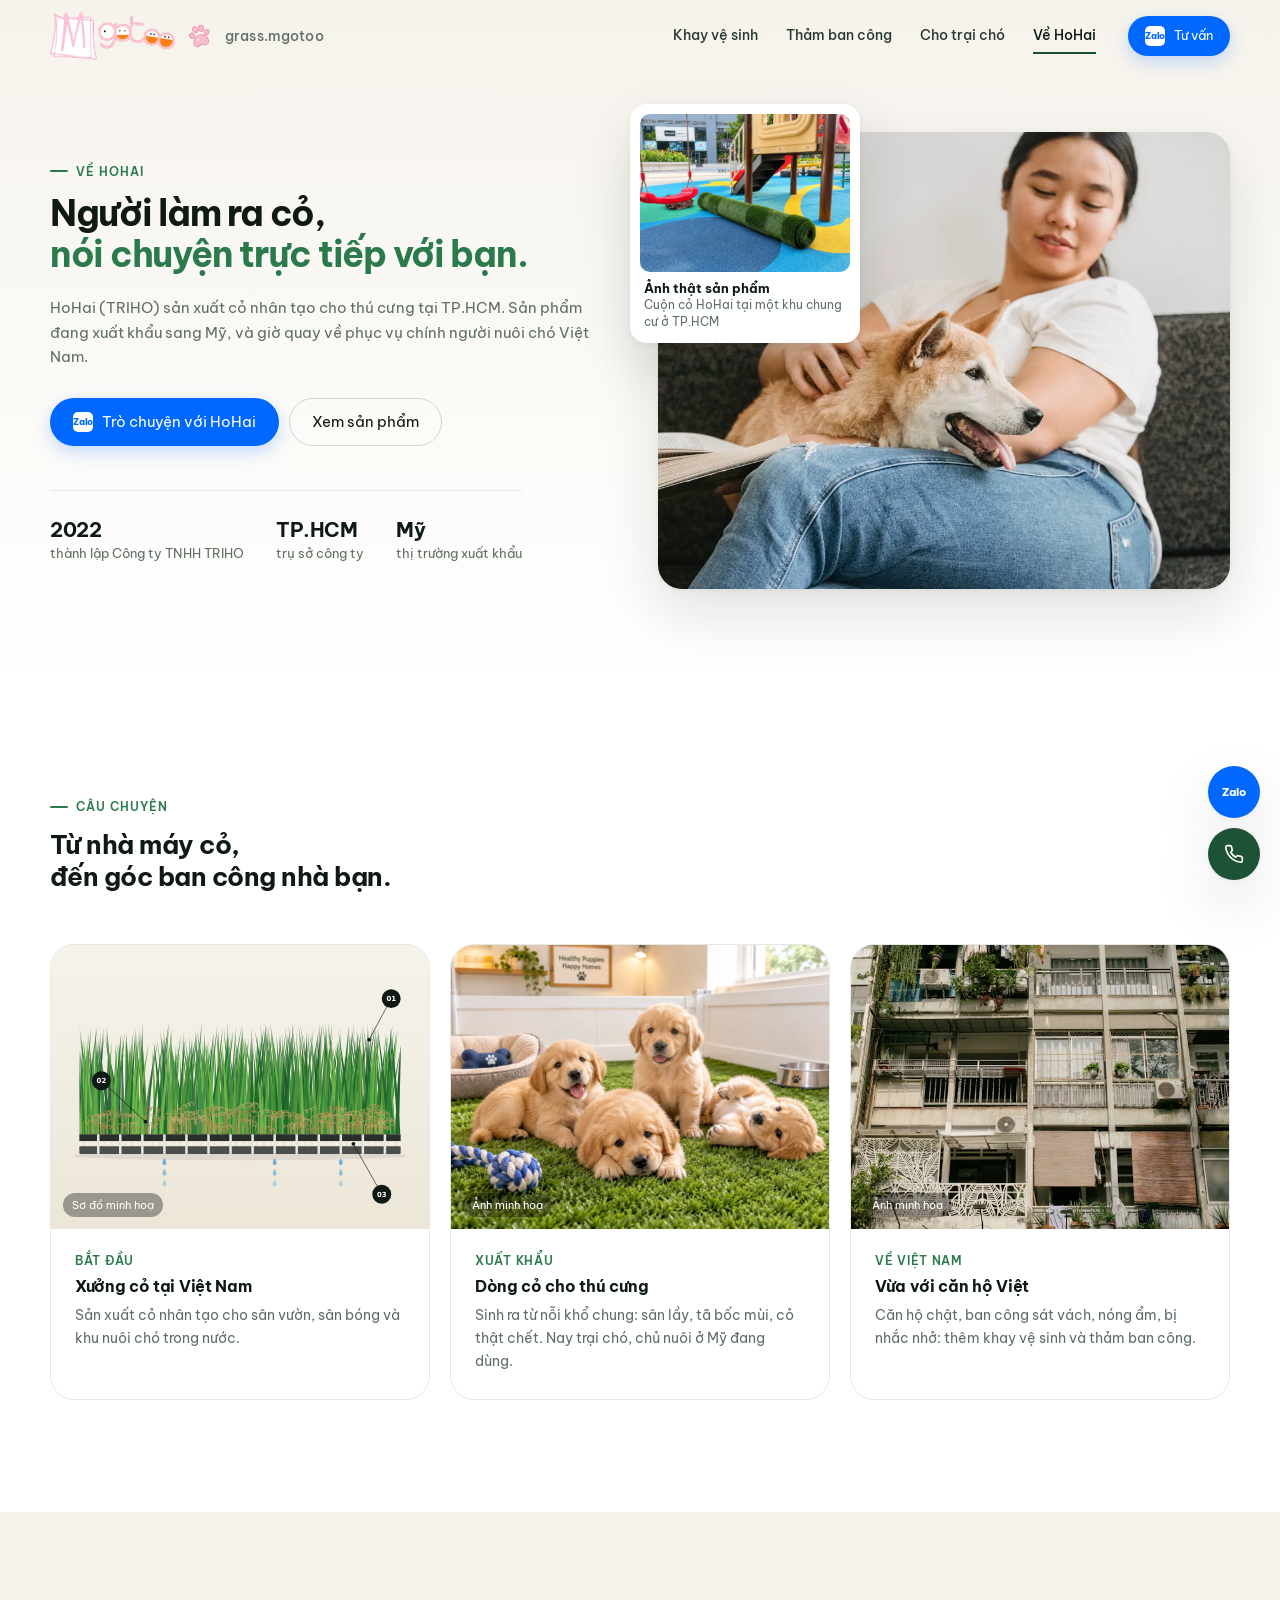
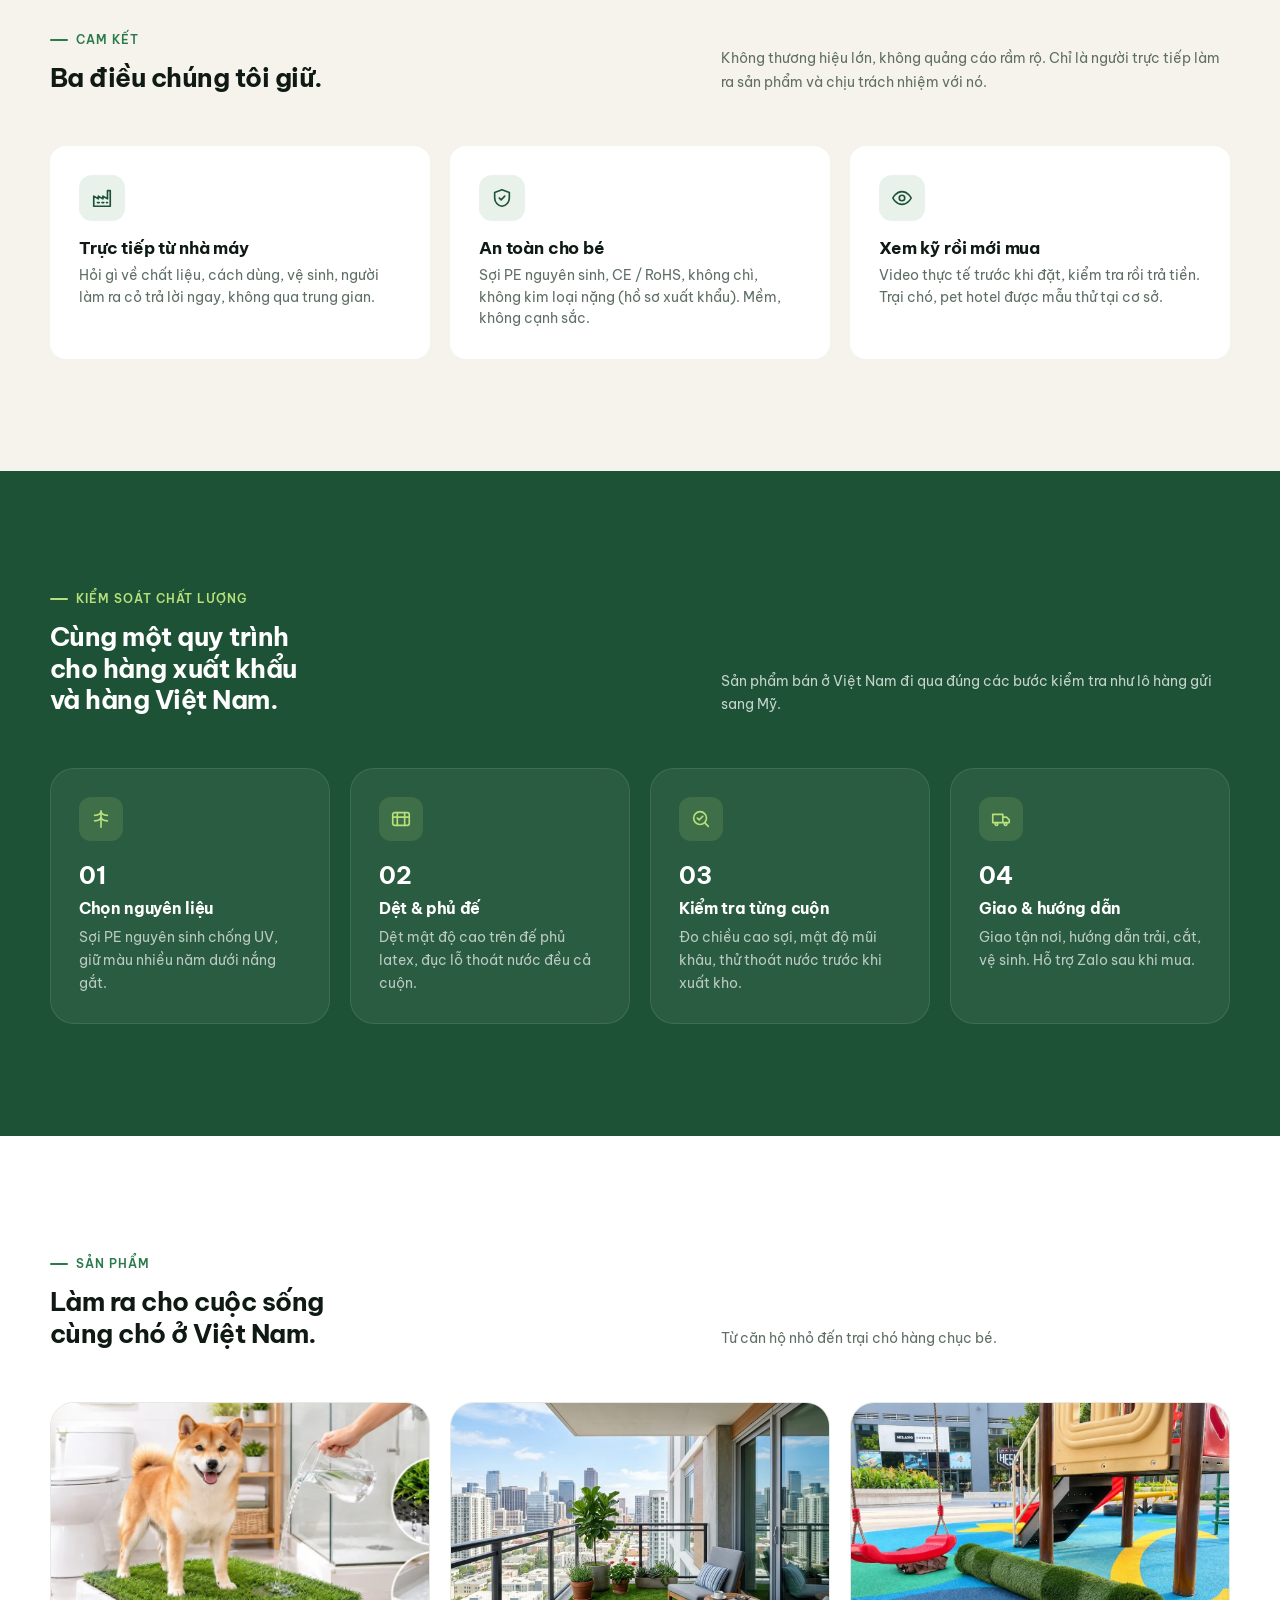
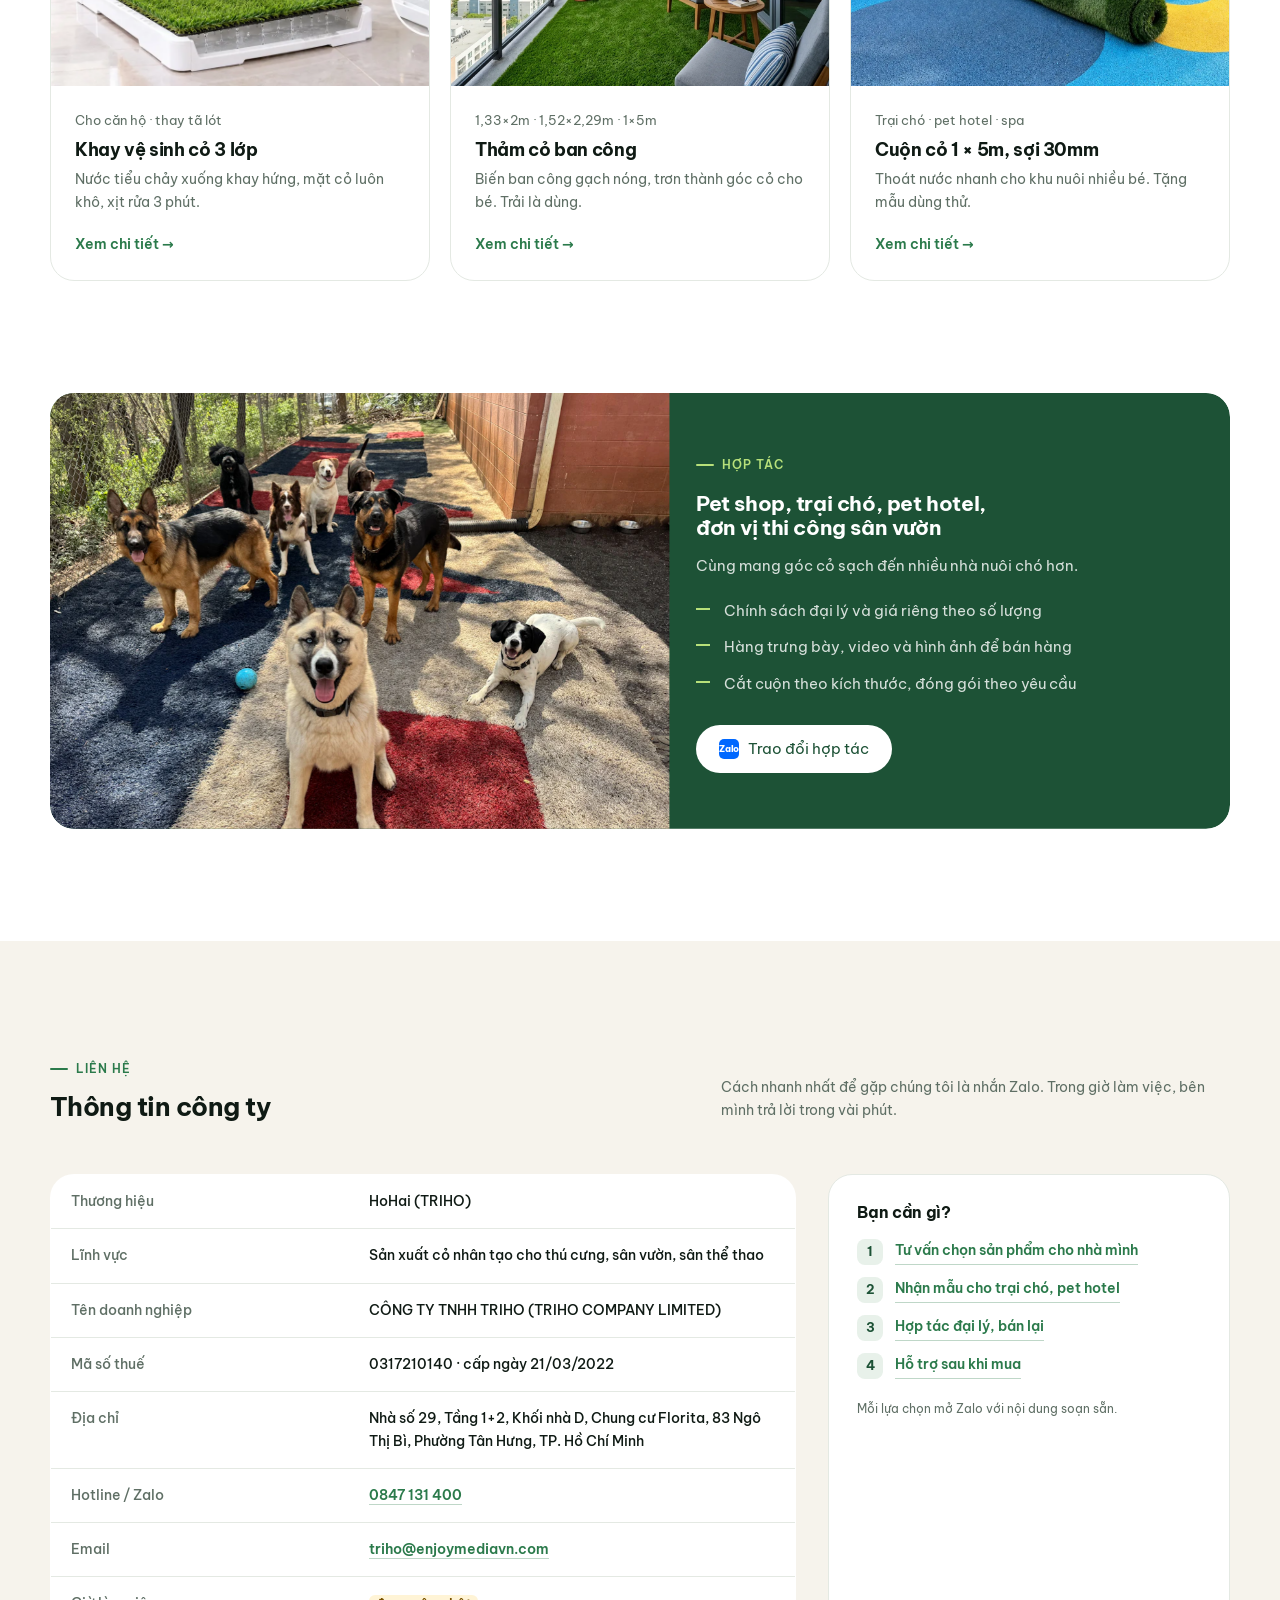
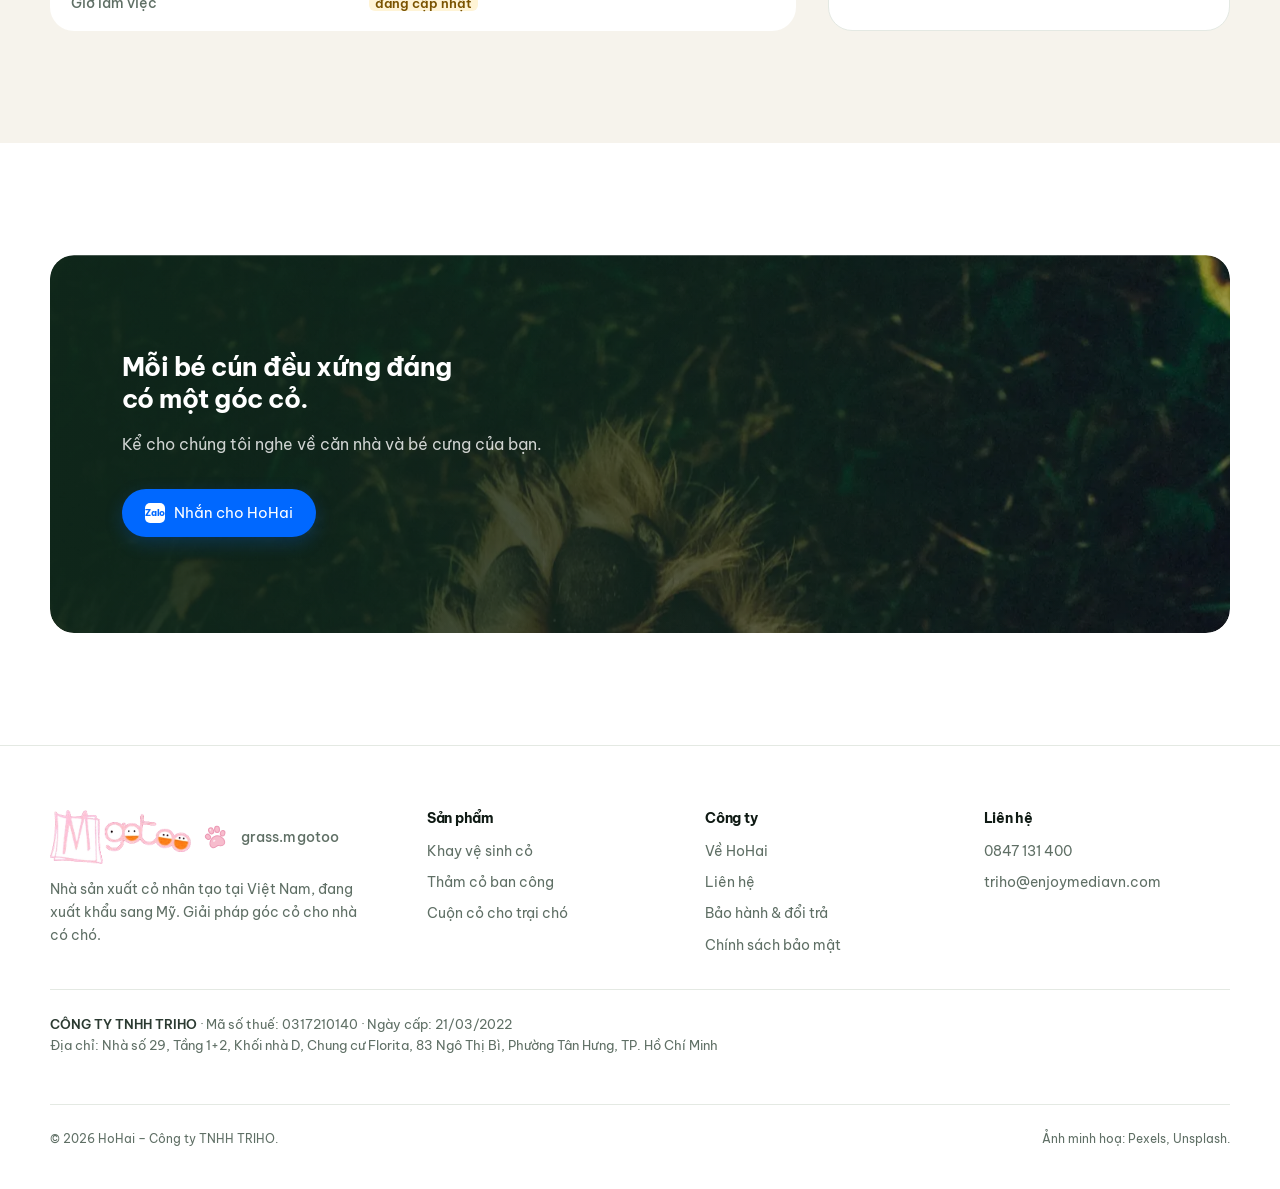
<file: gioi-thieu.html>
<!DOCTYPE html>
<html lang="vi">

<head>
    <meta charset="UTF-8">
    <meta name="viewport" content="width=device-width, initial-scale=1.0">
    <title>Về HoHai – Nhà sản xuất cỏ nhân tạo cho thú cưng tại TP.HCM</title>
    <meta name="description" content="HoHai (TRIHO) là nhà sản xuất cỏ nhân tạo cho thú cưng tại TP.HCM, thuộc Công ty TNHH TRIHO, đang xuất khẩu sang Mỹ. Giờ mang chính những sản phẩm đó đến với người nuôi chó ở Việt Nam.">
    <meta property="og:title" content="Về HoHai – Người làm ra cỏ, nói chuyện trực tiếp với bạn">
    <meta property="og:image" content="assets/img/cuon-co-that-hcm.webp">
    <meta property="og:locale" content="vi_VN">
    <link rel="preconnect" href="https://fonts.googleapis.com">
    <link rel="preconnect" href="https://fonts.gstatic.com" crossorigin>
    <link href="https://fonts.googleapis.com/css2?family=Be+Vietnam+Pro:wght@400;500;600;700&display=swap" rel="stylesheet">
    <link rel="icon" type="image/png" sizes="32x32" href="assets/img/favicon-32.png">
    <link rel="apple-touch-icon" href="assets/img/apple-touch-icon.png">
    <link rel="stylesheet" href="css/ds.css?v=20">
</head>

<body>
    <header class="hd">
        <div class="wrap">
            <a href="index.html" class="logo"><img class="mark" src="assets/img/logo-mgotoo.webp?v=2" alt="Mgotoo" width="125" height="48"><img class="paw" src="assets/brand/paw-mgotoo.svg" alt="" aria-hidden="true" width="26" height="26"><span class="logo-txt">grass.mgotoo</span></a>
            <nav class="nav">
                <a href="khay-ve-sinh-co.html">Khay vệ sinh</a>
                <a href="tham-co-ban-cong.html">Thảm ban công</a>
                <a href="cuon-co-trai-cho.html">Cho trại chó</a>
                <a href="gioi-thieu.html" class="on">Về HoHai</a>
            </nav>
            <a href="#" class="btn btn-zalo btn-sm js-zalo" data-msg="chat"><span class="zalo-mark">Zalo</span>Tư vấn</a>
        </div>
    </header>

    <main>
        <!-- ================= HERO ================= -->
        <section class="hero">
            <div class="wrap hero-grid">
                <div>
                    <div class="eyebrow rv">Về HoHai</div>
                    <h1 class="rv" style="--d:.08s">Người&nbsp;làm&nbsp;ra&nbsp;cỏ, <em>nói&nbsp;chuyện&nbsp;trực&nbsp;tiếp với&nbsp;bạn.</em></h1>
                    <p class="lead rv" style="--d:.16s">HoHai (TRIHO) sản xuất cỏ nhân tạo cho thú cưng tại TP.HCM. Sản phẩm đang xuất khẩu sang Mỹ, và giờ quay về phục vụ chính người nuôi chó Việt Nam.</p>
                    <div class="hero-cta rv" style="--d:.24s" data-mbar-anchor>
                        <a href="#" class="btn btn-zalo js-zalo" data-msg="chat"><span class="zalo-mark">Zalo</span>Trò chuyện với HoHai</a>
                        <a href="#san-pham" class="btn btn-ghost">Xem sản phẩm</a>
                    </div>
                    <div class="hero-stats rv" style="--d:.32s">
                        <div><b data-count="2022" data-from="2000">2022</b><span>thành lập Công ty TNHH TRIHO</span></div>
                        <div><b>TP.HCM</b><span>trụ sở công ty</span></div>
                        <div><b>Mỹ</b><span>thị trường xuất khẩu</span></div>
                    </div>
                </div>
                <div class="hero-media rv" style="--d:.1s">
                    <div class="main"><img src="assets/img/stock-co-gai-om-shiba.webp" alt="Cô gái ngồi cùng chú chó Shiba trên sofa" fetchpriority="high" style="object-position:60% 50%"></div>
                    <div class="float-card">
                        <img src="assets/img/cuon-co-that-hcm.webp" alt="Cuộn cỏ HoHai thực tế tại TP.HCM">
                        <span><b>Ảnh thật sản phẩm</b>Cuộn cỏ HoHai tại một khu chung cư ở TP.HCM</span>
                    </div>
                </div>
            </div>
        </section>

        <!-- ================= CÂU CHUYỆN ================= -->
        <section class="section">
            <div class="wrap">
                <div class="head">
                    <div class="eyebrow rv">Câu chuyện</div>
                    <h2 class="h2 rv" style="--d:.06s">Từ&nbsp;nhà&nbsp;máy&nbsp;cỏ, đến&nbsp;góc&nbsp;ban&nbsp;công nhà&nbsp;bạn.</h2>
                </div>
                <div class="isteps">
                    <div class="istep rv"><div class="istep-img"><img src="assets/img/cau-tao-tham-co.svg" alt="Sơ đồ mặt cắt thảm cỏ nhân tạo: sợi PE, lớp sợi xoăn PP, đế đục lỗ thoát nước" loading="lazy"><span class="credit">Sơ đồ minh hoạ</span></div><div class="istep-body"><div class="k">BẮT ĐẦU</div><h3>Xưởng cỏ tại Việt Nam</h3><p>Sản xuất cỏ nhân tạo cho sân vườn, sân bóng và khu nuôi chó trong nước.</p></div></div>
                    <div class="istep rv" style="--d:.08s"><div class="istep-img"><img src="assets/img/minh-hoa-khu-cho-con.webp" alt="Minh hoạ khu chó con trải cỏ nhân tạo" loading="lazy"><span class="credit">Ảnh minh hoạ</span></div><div class="istep-body"><div class="k">XUẤT KHẨU</div><h3>Dòng cỏ cho thú cưng</h3><p>Sinh ra từ nỗi khổ chung: sân lầy, tã bốc mùi, cỏ thật chết. Nay trại chó, chủ nuôi ở Mỹ đang dùng.</p></div></div>
                    <div class="istep rv" style="--d:.16s"><div class="istep-img"><img src="assets/img/stock-chung-cu-viet-nam.webp" alt="Ban công chung cư Việt Nam" loading="lazy"><span class="credit">Ảnh minh hoạ</span></div><div class="istep-body"><div class="k">VỀ VIỆT NAM</div><h3>Vừa với căn hộ Việt</h3><p>Căn hộ chật, ban công sát vách, nóng ẩm, bị nhắc nhở: thêm khay vệ sinh và thảm ban công.</p></div></div>
                </div>
            </div>
        </section>

        <!-- ================= GIÁ TRỊ ================= -->
        <section class="section sand">
            <div class="wrap">
                <div class="head split">
                    <div><div class="eyebrow rv">Cam kết</div><h2 class="h2 rv" style="--d:.06s">Ba&nbsp;điều chúng&nbsp;tôi&nbsp;giữ.</h2></div>
                    <p class="lead rv" style="--d:.12s">Không thương hiệu lớn, không quảng cáo rầm rộ. Chỉ là người trực tiếp làm ra sản phẩm và chịu trách nhiệm với nó.</p>
                </div>
                <div class="icards c3" style="margin-top:0;">
                    <div class="icard rv"><div class="ib"><svg class="i"><use href="#i-factory"/></svg></div><b>Trực tiếp từ nhà máy</b><p>Hỏi gì về chất liệu, cách dùng, vệ sinh, người làm ra cỏ trả lời ngay, không qua trung gian.</p></div>
                    <div class="icard rv" style="--d:.08s"><div class="ib"><svg class="i"><use href="#i-shield"/></svg></div><b>An toàn cho bé</b><p>Sợi PE nguyên sinh, CE / RoHS, không chì, không kim loại nặng (hồ sơ xuất khẩu). Mềm, không cạnh sắc.</p></div>
                    <div class="icard rv" style="--d:.16s"><div class="ib"><svg class="i"><use href="#i-eye"/></svg></div><b>Xem kỹ rồi mới mua</b><p>Video thực tế trước khi đặt, kiểm tra rồi trả tiền. Trại chó, pet hotel được mẫu thử tại cơ sở.</p></div>
                </div>
            </div>
        </section>

        <!-- ================= CHẤT LƯỢNG ================= -->
        <section class="section dark">
            <div class="wrap">
                <div class="head split">
                    <div><div class="eyebrow rv">Kiểm soát chất lượng</div><h2 class="h2 rv" style="--d:.06s">Cùng&nbsp;một&nbsp;quy&nbsp;trình cho&nbsp;hàng&nbsp;xuất&nbsp;khẩu và&nbsp;hàng&nbsp;Việt&nbsp;Nam.</h2></div>
                    <p class="lead rv" style="--d:.12s">Sản phẩm bán ở Việt Nam đi qua đúng các bước kiểm tra như lô hàng gửi sang Mỹ.</p>
                </div>
                <div class="feats">
                    <div class="feat rv"><div class="ic"><svg viewBox="0 0 24 24" fill="none" stroke="currentColor" stroke-width="1.8" stroke-linecap="round" stroke-linejoin="round"><path d="M12 3v18M5 8c3 0 7-1 7-5M19 8c-3 0-7-1-7-5M5 14c3 0 7-1 7-5M19 14c-3 0-7-1-7-5"/></svg></div><b>01</b><h3>Chọn nguyên liệu</h3><p>Sợi PE nguyên sinh chống UV, giữ màu nhiều năm dưới nắng gắt.</p></div>
                    <div class="feat rv" style="--d:.08s"><div class="ic"><svg viewBox="0 0 24 24" fill="none" stroke="currentColor" stroke-width="1.8" stroke-linecap="round" stroke-linejoin="round"><rect x="3" y="5" width="18" height="14" rx="2"/><path d="M3 10h18M8 5v14M16 5v14"/></svg></div><b>02</b><h3>Dệt &amp; phủ đế</h3><p>Dệt mật độ cao trên đế phủ latex, đục lỗ thoát nước đều cả cuộn.</p></div>
                    <div class="feat rv" style="--d:.16s"><div class="ic"><svg viewBox="0 0 24 24" fill="none" stroke="currentColor" stroke-width="1.8" stroke-linecap="round" stroke-linejoin="round"><circle cx="11" cy="11" r="7"/><path d="m20 20-3.5-3.5M8 11l2 2 4-4"/></svg></div><b>03</b><h3>Kiểm tra từng cuộn</h3><p>Đo chiều cao sợi, mật độ mũi khâu, thử thoát nước trước khi xuất kho.</p></div>
                    <div class="feat rv" style="--d:.24s"><div class="ic"><svg viewBox="0 0 24 24" fill="none" stroke="currentColor" stroke-width="1.8" stroke-linecap="round" stroke-linejoin="round"><path d="M3 7h11v9H3zM14 10h4l3 3v3h-7"/><circle cx="7" cy="17.5" r="1.5"/><circle cx="17" cy="17.5" r="1.5"/></svg></div><b>04</b><h3>Giao &amp; hướng dẫn</h3><p>Giao tận nơi, hướng dẫn trải, cắt, vệ sinh. Hỗ trợ Zalo sau khi mua.</p></div>
                </div>
            </div>
        </section>

        <!-- ================= SẢN PHẨM ================= -->
        <section class="section" id="san-pham">
            <div class="wrap">
                <div class="head split">
                    <div><div class="eyebrow rv">Sản phẩm</div><h2 class="h2 rv" style="--d:.06s">Làm&nbsp;ra cho&nbsp;cuộc&nbsp;sống cùng&nbsp;chó ở&nbsp;Việt&nbsp;Nam.</h2></div>
                    <p class="lead rv" style="--d:.12s">Từ căn hộ nhỏ đến trại chó hàng chục bé.</p>
                </div>
                <div class="pcards">
                    <a href="khay-ve-sinh-co.html" class="pcard rv"><div class="pcard-img"><img src="assets/img/khay-trang-nha-tam.webp" alt="Khay vệ sinh cỏ 3 lớp" loading="lazy"></div><div class="pcard-body"><span class="meta">Cho căn hộ · thay tã lót</span><h3>Khay vệ sinh cỏ 3 lớp</h3><p>Nước tiểu chảy xuống khay hứng, mặt cỏ luôn khô, xịt rửa 3 phút.</p><span class="more">Xem chi tiết →</span></div></a>
                    <a href="tham-co-ban-cong.html" class="pcard rv" style="--d:.08s"><div class="pcard-img"><img src="assets/img/minh-hoa-ban-cong-rong.webp" alt="Thảm cỏ ban công" loading="lazy"></div><div class="pcard-body"><span class="meta">1,33×2m · 1,52×2,29m · 1×5m</span><h3>Thảm cỏ ban công</h3><p>Biến ban công gạch nóng, trơn thành góc cỏ cho bé. Trải là dùng.</p><span class="more">Xem chi tiết →</span></div></a>
                    <a href="cuon-co-trai-cho.html" class="pcard rv" style="--d:.16s"><div class="pcard-img"><img src="assets/img/cuon-co-that-hcm.webp" alt="Cuộn cỏ 1x5m" loading="lazy"></div><div class="pcard-body"><span class="meta">Trại chó · pet hotel · spa</span><h3>Cuộn cỏ 1 × 5m, sợi 30mm</h3><p>Thoát nước nhanh cho khu nuôi nhiều bé. Tặng mẫu dùng thử.</p><span class="more">Xem chi tiết →</span></div></a>
                </div>
            </div>
        </section>

        <!-- ================= HỢP TÁC ================= -->
        <section class="section" style="padding-top:0;">
            <div class="wrap">
                <div class="promo rv-img">
                    <div class="promo-media"><img src="assets/img/stock-pet-hotel.webp" alt="Nhóm chó chơi ở khu vui chơi" loading="lazy"></div>
                    <div class="promo-body">
                        <div class="eyebrow">Hợp tác</div>
                        <h3>Pet&nbsp;shop, trại&nbsp;chó, pet&nbsp;hotel, đơn&nbsp;vị thi&nbsp;công&nbsp;sân&nbsp;vườn</h3>
                        <p>Cùng mang góc cỏ sạch đến nhiều nhà nuôi chó hơn.</p>
                        <ul>
                            <li>Chính sách đại lý và giá riêng theo số lượng</li>
                            <li>Hàng trưng bày, video và hình ảnh để bán hàng</li>
                            <li>Cắt cuộn theo kích thước, đóng gói theo yêu cầu</li>
                        </ul>
                        <a href="#" class="btn btn-light js-zalo" data-msg="partner"><span class="zalo-mark">Zalo</span>Trao đổi hợp tác</a>
                    </div>
                </div>
            </div>
        </section>

        <!-- ================= THÔNG TIN CÔNG TY ================= -->
        <section class="section sand" id="lien-he">
            <div class="wrap">
                <div class="head split">
                    <div><div class="eyebrow rv">Liên hệ</div><h2 class="h2 rv" style="--d:.06s">Thông&nbsp;tin công&nbsp;ty</h2></div>
                    <p class="lead rv" style="--d:.12s">Cách nhanh nhất để gặp chúng tôi là nhắn Zalo. Trong giờ làm việc, bên mình trả lời trong vài phút.</p>
                </div>
                <div class="spec-grid">
                    <table class="spec rv">
                        <tr><th>Thương hiệu</th><td>HoHai (TRIHO)</td></tr>
                        <tr><th>Lĩnh vực</th><td>Sản xuất cỏ nhân tạo cho thú cưng, sân vườn, sân thể thao</td></tr>
                        <tr><th>Tên doanh nghiệp</th><td>CÔNG TY TNHH TRIHO (TRIHO COMPANY LIMITED)</td></tr>
                        <tr><th>Mã số thuế</th><td>0317210140 · cấp ngày 21/03/2022</td></tr>
                        <tr><th>Địa chỉ</th><td>Nhà số 29, Tầng 1+2, Khối nhà D, Chung cư Florita, 83 Ngô Thị Bì, Phường Tân Hưng, TP. Hồ Chí Minh</td></tr>
                        <tr><th>Hotline / Zalo</th><td><a href="tel:0847131400" class="link">0847 131 400</a></td></tr>
                        <tr><th>Email</th><td><a href="mailto:triho@enjoymediavn.com" class="link">triho@enjoymediavn.com</a></td></tr>
                        <tr><th>Giờ làm việc</th><td><span class="tbd">đang cập nhật</span></td></tr>
                    </table>
                    <div class="box rv" style="--d:.08s">
                        <h3>Bạn cần gì?</h3>
                        <ul>
                            <li><span>1</span><a href="#" class="link js-zalo" data-msg="chat">Tư vấn chọn sản phẩm cho nhà mình</a></li>
                            <li><span>2</span><a href="#" class="link js-zalo" data-msg="sample">Nhận mẫu cho trại chó, pet hotel</a></li>
                            <li><span>3</span><a href="#" class="link js-zalo" data-msg="partner">Hợp tác đại lý, bán lại</a></li>
                            <li><span>4</span><a href="#" class="link js-zalo" data-msg="support">Hỗ trợ sau khi mua</a></li>
                        </ul>
                        <p class="note">Mỗi lựa chọn mở Zalo với nội dung soạn sẵn.</p>
                    </div>
                </div>
            </div>
        </section>

        <section class="section">
            <div class="wrap">
                <div class="final rv-img">
                    <img src="assets/img/stock-ban-chan-cho.webp" alt="Bàn chân chó trên cỏ xanh" loading="lazy">
                    <h2>Mỗi&nbsp;bé&nbsp;cún đều&nbsp;xứng&nbsp;đáng có&nbsp;một&nbsp;góc&nbsp;cỏ.</h2>
                    <p>Kể cho chúng tôi nghe về căn nhà và bé cưng của bạn.</p>
                    <a href="#" class="btn btn-zalo js-zalo" data-msg="chat"><span class="zalo-mark">Zalo</span>Nhắn cho HoHai</a>
                </div>
            </div>
        </section>
    </main>

    <footer class="ft">
        <div class="wrap">
            <div class="ft-grid">
                <div><a href="index.html" class="logo"><img class="mark" src="assets/img/logo-mgotoo.webp?v=2" alt="Mgotoo" width="125" height="48"><img class="paw" src="assets/brand/paw-mgotoo.svg" alt="" aria-hidden="true" width="26" height="26"><span class="logo-txt">grass.mgotoo</span></a><p style="margin-top:14px;max-width:36ch;">Nhà sản xuất cỏ nhân tạo tại Việt Nam, đang xuất khẩu sang Mỹ. Giải pháp góc cỏ cho nhà có chó.</p></div>
                <div><h4>Sản phẩm</h4><ul><li><a href="khay-ve-sinh-co.html">Khay vệ sinh cỏ</a></li><li><a href="tham-co-ban-cong.html">Thảm cỏ ban công</a></li><li><a href="cuon-co-trai-cho.html">Cuộn cỏ cho trại chó</a></li></ul></div>
                <div><h4>Công ty</h4><ul><li><a href="gioi-thieu.html">Về HoHai</a></li><li><a href="lien-he.html">Liên hệ</a></li><li><a href="chinh-sach-bao-hanh.html">Bảo hành &amp; đổi trả</a></li><li><a href="chinh-sach-bao-mat.html">Chính sách bảo mật</a></li></ul></div>
                <div><h4>Liên hệ</h4><ul><li><a href="tel:0847131400">0847 131 400</a></li><li><a href="mailto:triho@enjoymediavn.com">triho@enjoymediavn.com</a></li></ul></div>
            </div>
            <div class="ft-legal"><b>CÔNG TY TNHH TRIHO</b> · Mã số thuế: 0317210140 · Ngày cấp: 21/03/2022<br>Địa chỉ: Nhà số 29, Tầng 1+2, Khối nhà D, Chung cư Florita, 83 Ngô Thị Bì, Phường Tân Hưng, TP. Hồ Chí Minh</div><div class="ft-bottom"><span>© 2026 HoHai – Công ty TNHH TRIHO.</span><span>Ảnh minh hoạ: Pexels, Unsplash.</span></div>
        </div>
    </footer>

    <div class="fab">
        <a href="#" class="z js-zalo" data-msg="chat" aria-label="Chat Zalo">Zalo</a>
        <a href="tel:0847131400" class="c" aria-label="Gọi hotline"><svg viewBox="0 0 24 24" fill="none" stroke="currentColor" stroke-width="2" stroke-linecap="round" stroke-linejoin="round"><path d="M22 16.9v3a2 2 0 0 1-2.2 2 19.8 19.8 0 0 1-8.6-3.1 19.5 19.5 0 0 1-6-6A19.8 19.8 0 0 1 2.1 4.2 2 2 0 0 1 4.1 2h3a2 2 0 0 1 2 1.7c.1 1 .4 1.9.7 2.8a2 2 0 0 1-.5 2.1L8 9.9a16 16 0 0 0 6 6l1.3-1.3a2 2 0 0 1 2.1-.4c.9.3 1.8.6 2.8.7a2 2 0 0 1 1.7 2z"/></svg></a>
    </div>
    <div class="mbar"><div class="t">HoHai · TP.HCM<b>Trả lời trong vài phút</b></div><a href="#" class="btn btn-zalo btn-sm js-zalo" data-msg="chat"><span class="zalo-mark">Zalo</span>Nhắn ngay</a></div>
    <div class="toast" role="status" aria-live="polite"></div>

    <script>
        window.DS_PAGE = {
            messages: {
                chat: 'Chào HoHai, mình muốn được tư vấn cỏ nhân tạo cho cún.',
                sample: 'Chào HoHai, bên mình là trại chó / pet hotel / spa, muốn đăng ký nhận mẫu cỏ 50×50cm dùng thử.\n- Tên cơ sở:\n- Địa chỉ:',
                partner: 'Chào HoHai, mình muốn trao đổi hợp tác đại lý / bán lại.\n- Tên cửa hàng / công ty:\n- Khu vực:\n- Loại hình: (pet shop / trại chó / thi công sân vườn…)',
                support: 'Chào HoHai, mình đã mua sản phẩm và cần hỗ trợ:\n- Sản phẩm:\n- Vấn đề:'
            }
        };
    </script>
    <script src="js/ds.js?v=5"></script>
    <script src="js/monitor-config.js?v=6"></script>
    <script src="js/analytics-collector.js?v=4"></script>
</body>

</html>
</file>
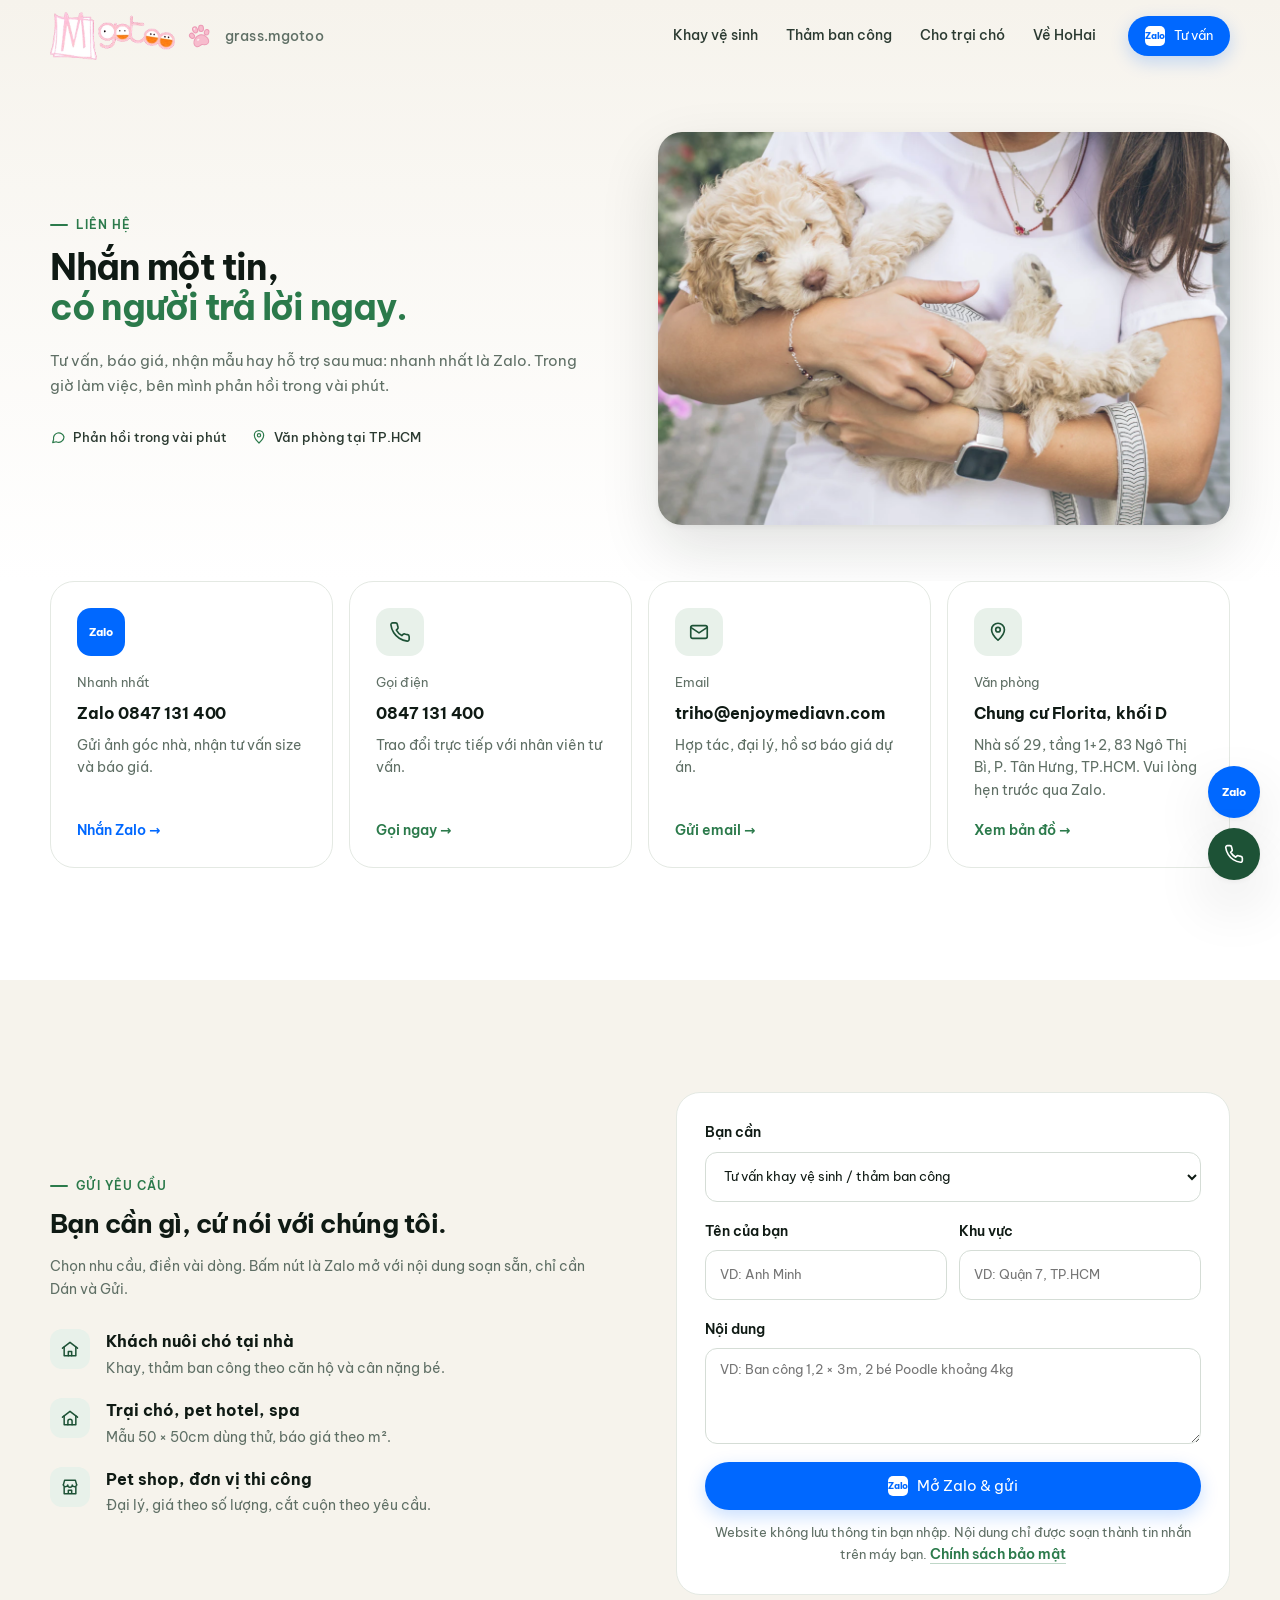
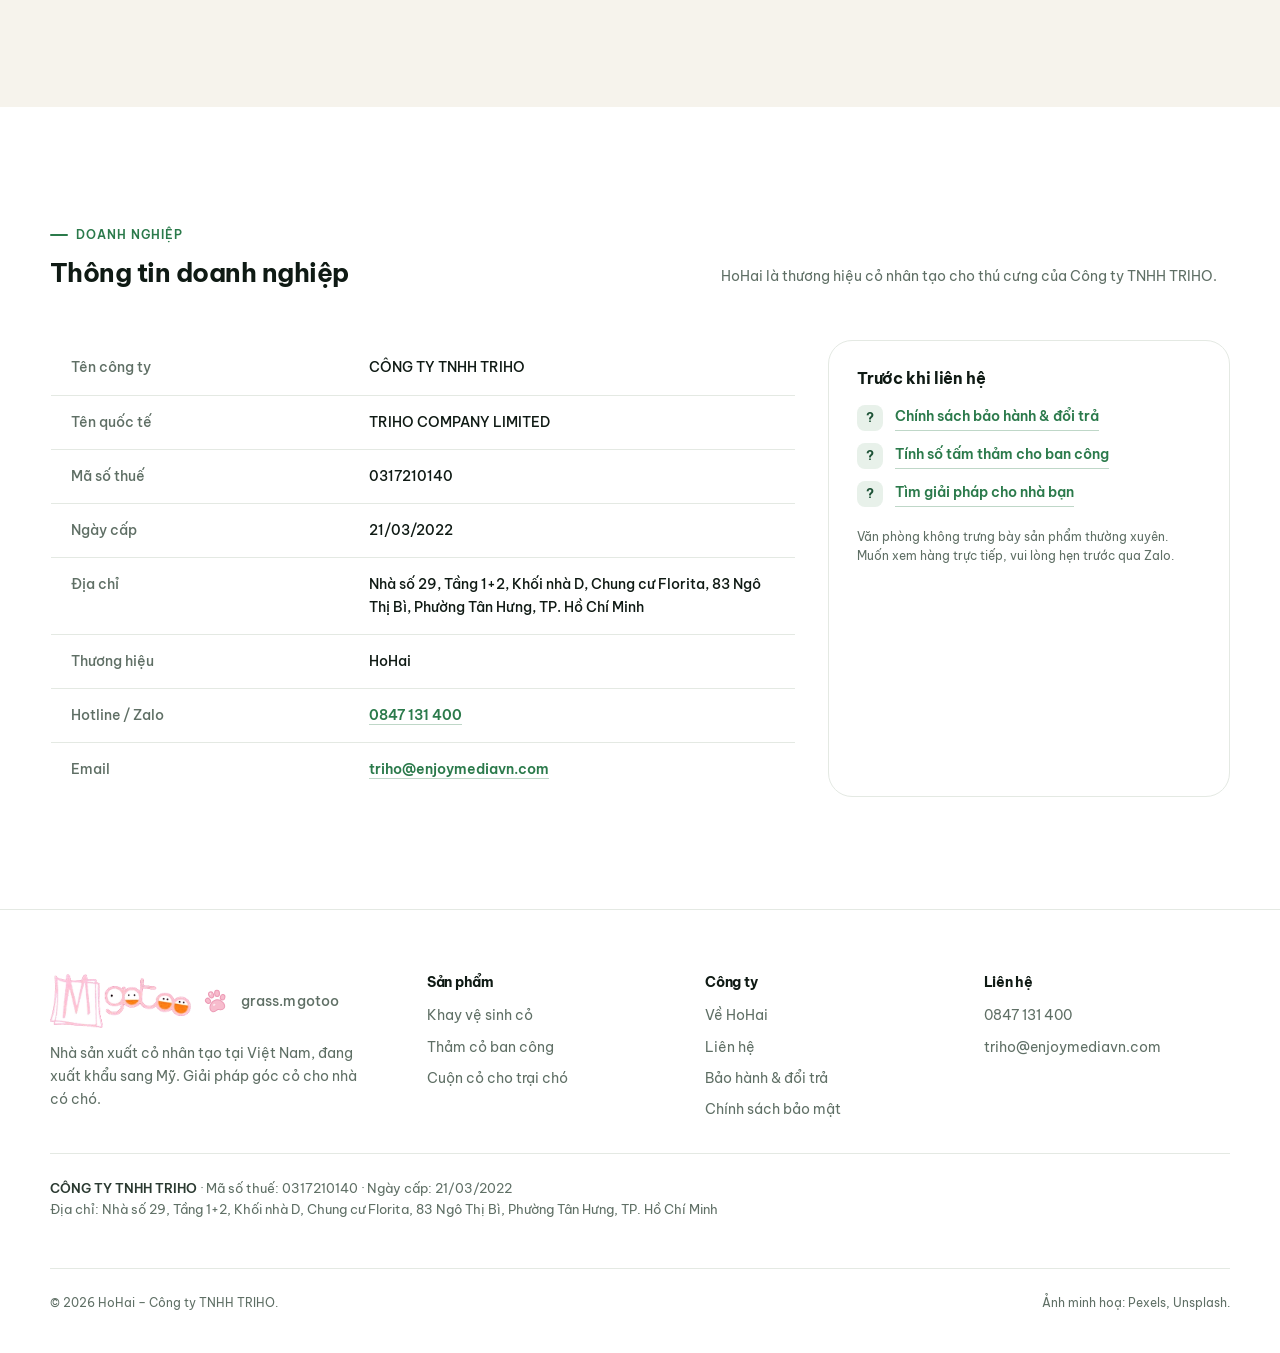
<file: lien-he.html>
<!DOCTYPE html>
<html lang="vi">

<head>
    <meta charset="UTF-8">
    <meta name="viewport" content="width=device-width, initial-scale=1.0">
    <title>Liên hệ HoHai – Zalo 0847 131 400 | Công ty TNHH TRIHO</title>
    <meta name="description" content="Liên hệ HoHai (Công ty TNHH TRIHO) để được tư vấn và báo giá cỏ nhân tạo cho chó: Zalo / hotline 0847 131 400, email triho@enjoymediavn.com. Địa chỉ: Chung cư Florita, 83 Ngô Thị Bì, P. Tân Hưng, TP.HCM.">
    <meta property="og:locale" content="vi_VN">
    <link rel="preconnect" href="https://fonts.googleapis.com">
    <link rel="preconnect" href="https://fonts.gstatic.com" crossorigin>
    <link href="https://fonts.googleapis.com/css2?family=Be+Vietnam+Pro:wght@400;500;600;700&display=swap" rel="stylesheet">
    <link rel="icon" type="image/png" sizes="32x32" href="assets/img/favicon-32.png">
    <link rel="apple-touch-icon" href="assets/img/apple-touch-icon.png">
    <link rel="stylesheet" href="css/ds.css?v=20">
</head>

<body>
    <header class="hd">
        <div class="wrap">
            <a href="index.html" class="logo"><img class="mark" src="assets/img/logo-mgotoo.webp?v=2" alt="Mgotoo" width="125" height="48"><img class="paw" src="assets/brand/paw-mgotoo.svg" alt="" aria-hidden="true" width="26" height="26"><span class="logo-txt">grass.mgotoo</span></a>
            <nav class="nav">
                <a href="khay-ve-sinh-co.html">Khay vệ sinh</a>
                <a href="tham-co-ban-cong.html">Thảm ban công</a>
                <a href="cuon-co-trai-cho.html">Cho trại chó</a>
                <a href="gioi-thieu.html">Về HoHai</a>
            </nav>
            <a href="#" class="btn btn-zalo btn-sm js-zalo" data-msg="chat"><span class="zalo-mark">Zalo</span>Tư vấn</a>
        </div>
    </header>

    <main>
        <section class="hero" style="padding-bottom:56px;">
            <div class="wrap hero-grid">
                <div>
                    <div class="eyebrow rv">Liên hệ</div>
                    <h1 class="rv" style="--d:.06s;max-width:16ch;">Nhắn&nbsp;một&nbsp;tin, <em>có&nbsp;người trả&nbsp;lời&nbsp;ngay.</em></h1>
                    <p class="lead rv" style="--d:.12s">Tư vấn, báo giá, nhận mẫu hay hỗ trợ sau mua: nhanh nhất là Zalo. Trong giờ làm việc, bên mình phản hồi trong vài phút.</p>
                    <div class="trust rv" style="--d:.18s">
                        <span><svg class="i"><use href="#i-chat"/></svg>Phản hồi trong vài phút</span>
                        <span><svg class="i"><use href="#i-pin"/></svg>Văn phòng tại TP.HCM</span>
                    </div>
                </div>
                <div class="hero-media rv" style="--d:.1s">
                    <div class="main" style="aspect-ratio:16/11;"><img src="assets/img/stock-om-poodle-con.webp" alt="Người ôm chú chó Poodle con" fetchpriority="high"></div>
                </div>
            </div>
        </section>

        <!-- ================= KÊNH LIÊN HỆ ================= -->
        <section class="section" style="padding-top:0;">
            <div class="wrap">
                <div class="ccards">
                    <a href="#" class="ccard zalo rv js-zalo" data-msg="chat"><div class="ic">Zalo</div><span>Nhanh nhất</span><b>Zalo 0847 131 400</b><p>Gửi ảnh góc nhà, nhận tư vấn size và báo giá.</p><span class="go">Nhắn Zalo →</span></a>
                    <a href="tel:0847131400" class="ccard rv" style="--d:.06s"><div class="ic"><svg viewBox="0 0 24 24" fill="none" stroke="currentColor" stroke-width="1.8" stroke-linecap="round" stroke-linejoin="round"><path d="M22 16.9v3a2 2 0 0 1-2.2 2 19.8 19.8 0 0 1-8.6-3.1 19.5 19.5 0 0 1-6-6A19.8 19.8 0 0 1 2.1 4.2 2 2 0 0 1 4.1 2h3a2 2 0 0 1 2 1.7c.1 1 .4 1.9.7 2.8a2 2 0 0 1-.5 2.1L8 9.9a16 16 0 0 0 6 6l1.3-1.3a2 2 0 0 1 2.1-.4c.9.3 1.8.6 2.8.7a2 2 0 0 1 1.7 2z"/></svg></div><span>Gọi điện</span><b>0847 131 400</b><p>Trao đổi trực tiếp với nhân viên tư vấn.</p><span class="go">Gọi ngay →</span></a>
                    <a href="mailto:triho@enjoymediavn.com" class="ccard rv" style="--d:.12s"><div class="ic"><svg viewBox="0 0 24 24" fill="none" stroke="currentColor" stroke-width="1.8" stroke-linecap="round" stroke-linejoin="round"><rect x="3" y="5" width="18" height="14" rx="2"/><path d="m3 7 9 6 9-6"/></svg></div><span>Email</span><b>triho@enjoymediavn.com</b><p>Hợp tác, đại lý, hồ sơ báo giá dự án.</p><span class="go">Gửi email →</span></a>
                    <a href="https://www.google.com/maps/search/?api=1&query=Chung+c%C6%B0+Florita+83+Ng%C3%B4+Th%E1%BB%8B+B%C3%AC+T%C3%A2n+H%C6%B0ng+TP.HCM" target="_blank" rel="noopener" class="ccard rv" style="--d:.18s"><div class="ic"><svg viewBox="0 0 24 24" fill="none" stroke="currentColor" stroke-width="1.8" stroke-linecap="round" stroke-linejoin="round"><path d="M12 21s-7-6.2-7-11.5A7 7 0 0 1 19 9.5C19 14.8 12 21 12 21z"/><circle cx="12" cy="9.5" r="2.5"/></svg></div><span>Văn phòng</span><b>Chung cư Florita, khối D</b><p>Nhà số 29, tầng 1+2, 83 Ngô Thị Bì, P. Tân Hưng, TP.HCM. Vui lòng hẹn trước qua Zalo.</p><span class="go">Xem bản đồ →</span></a>
                </div>
            </div>
        </section>

        <!-- ================= FORM ================= -->
        <section class="section sand">
            <div class="wrap duo">
                <div>
                    <div class="eyebrow rv">Gửi yêu cầu</div>
                    <h2 class="h2 rv" style="--d:.06s">Bạn&nbsp;cần&nbsp;gì, cứ&nbsp;nói&nbsp;với&nbsp;chúng&nbsp;tôi.</h2>
                    <p class="lead rv" style="--d:.1s">Chọn nhu cầu, điền vài dòng. Bấm nút là Zalo mở với nội dung soạn sẵn, chỉ cần Dán và Gửi.</p>
                    <ul class="list">
                        <li class="rv" style="--d:.14s"><span><svg class="i"><use href="#i-home"/></svg></span><div><b>Khách nuôi chó tại nhà</b><p>Khay, thảm ban công theo căn hộ và cân nặng bé.</p></div></li>
                        <li class="rv" style="--d:.18s"><span><svg class="i"><use href="#i-kennel"/></svg></span><div><b>Trại chó, pet hotel, spa</b><p>Mẫu 50 × 50cm dùng thử, báo giá theo m².</p></div></li>
                        <li class="rv" style="--d:.22s"><span><svg class="i"><use href="#i-store"/></svg></span><div><b>Pet shop, đơn vị thi công</b><p>Đại lý, giá theo số lượng, cắt cuộn theo yêu cầu.</p></div></li>
                    </ul>
                </div>
                <form class="tool-in rv" style="--d:.1s" novalidate>
                    <div class="fld"><label for="f-need">Bạn cần</label>
                        <select id="f-need">
                            <option>Tư vấn khay vệ sinh / thảm ban công</option>
                            <option>Nhận mẫu cho trại chó, pet hotel, spa</option>
                            <option>Hợp tác đại lý, bán lại</option>
                            <option>Báo giá dự án, thi công sân vườn</option>
                            <option>Bảo hành, đổi trả</option>
                            <option>Khác</option>
                        </select>
                    </div>
                    <div class="fld-row">
                        <div class="fld"><label for="f-name">Tên của bạn</label><input id="f-name" placeholder="VD: Anh Minh"></div>
                        <div class="fld"><label for="f-area">Khu vực</label><input id="f-area" placeholder="VD: Quận 7, TP.HCM"></div>
                    </div>
                    <div class="fld"><label for="f-notes">Nội dung</label><textarea id="f-notes" placeholder="VD: Ban công 1,2 × 3m, 2 bé Poodle khoảng 4kg"></textarea></div>
                    <a href="#" class="btn btn-zalo btn-block js-zalo" data-msg="form"><span class="zalo-mark">Zalo</span>Mở Zalo &amp; gửi</a>
                    <p class="hint" style="margin-top:12px;text-align:center;">Website không lưu thông tin bạn nhập. Nội dung chỉ được soạn thành tin nhắn trên máy bạn. <a href="chinh-sach-bao-mat.html" class="link">Chính sách bảo mật</a></p>
                </form>
            </div>
        </section>

        <!-- ================= THÔNG TIN DOANH NGHIỆP ================= -->
        <section class="section">
            <div class="wrap">
                <div class="head split">
                    <div><div class="eyebrow rv">Doanh nghiệp</div><h2 class="h2 rv" style="--d:.06s">Thông&nbsp;tin doanh&nbsp;nghiệp</h2></div>
                    <p class="lead rv" style="--d:.12s">HoHai là thương hiệu cỏ nhân tạo cho thú cưng của Công ty TNHH TRIHO.</p>
                </div>
                <div class="spec-grid">
                    <table class="spec rv">
                        <tr><th>Tên công ty</th><td>CÔNG TY TNHH TRIHO</td></tr>
                        <tr><th>Tên quốc tế</th><td>TRIHO COMPANY LIMITED</td></tr>
                        <tr><th>Mã số thuế</th><td>0317210140</td></tr>
                        <tr><th>Ngày cấp</th><td>21/03/2022</td></tr>
                        <tr><th>Địa chỉ</th><td>Nhà số 29, Tầng 1+2, Khối nhà D, Chung cư Florita, 83 Ngô Thị Bì, Phường Tân Hưng, TP. Hồ Chí Minh</td></tr>
                        <tr><th>Thương hiệu</th><td>HoHai</td></tr>
                        <tr><th>Hotline / Zalo</th><td><a href="tel:0847131400" class="link">0847 131 400</a></td></tr>
                        <tr><th>Email</th><td><a href="mailto:triho@enjoymediavn.com" class="link">triho@enjoymediavn.com</a></td></tr>
                    </table>
                    <div class="box rv" style="--d:.08s">
                        <h3>Trước khi liên hệ</h3>
                        <ul>
                            <li><span>?</span><a href="chinh-sach-bao-hanh.html" class="link">Chính sách bảo hành &amp; đổi trả</a></li>
                            <li><span>?</span><a href="tham-co-ban-cong.html#tinh-so-tam" class="link">Tính số tấm thảm cho ban công</a></li>
                            <li><span>?</span><a href="index.html#giai-phap" class="link">Tìm giải pháp cho nhà bạn</a></li>
                        </ul>
                        <p class="note">Văn phòng không trưng bày sản phẩm thường xuyên. Muốn xem hàng trực tiếp, vui lòng hẹn trước qua Zalo.</p>
                    </div>
                </div>
            </div>
        </section>
    </main>

    <footer class="ft">
        <div class="wrap">
            <div class="ft-grid">
                <div><a href="index.html" class="logo"><img class="mark" src="assets/img/logo-mgotoo.webp?v=2" alt="Mgotoo" width="125" height="48"><img class="paw" src="assets/brand/paw-mgotoo.svg" alt="" aria-hidden="true" width="26" height="26"><span class="logo-txt">grass.mgotoo</span></a><p style="margin-top:14px;max-width:36ch;">Nhà sản xuất cỏ nhân tạo tại Việt Nam, đang xuất khẩu sang Mỹ. Giải pháp góc cỏ cho nhà có chó.</p></div>
                <div><h4>Sản phẩm</h4><ul><li><a href="khay-ve-sinh-co.html">Khay vệ sinh cỏ</a></li><li><a href="tham-co-ban-cong.html">Thảm cỏ ban công</a></li><li><a href="cuon-co-trai-cho.html">Cuộn cỏ cho trại chó</a></li></ul></div>
                <div><h4>Công ty</h4><ul><li><a href="gioi-thieu.html">Về HoHai</a></li><li><a href="lien-he.html">Liên hệ</a></li><li><a href="chinh-sach-bao-hanh.html">Bảo hành &amp; đổi trả</a></li><li><a href="chinh-sach-bao-mat.html">Chính sách bảo mật</a></li></ul></div>
                <div><h4>Liên hệ</h4><ul><li><a href="tel:0847131400">0847 131 400</a></li><li><a href="mailto:triho@enjoymediavn.com">triho@enjoymediavn.com</a></li></ul></div>
            </div>
            <div class="ft-legal"><b>CÔNG TY TNHH TRIHO</b> · Mã số thuế: 0317210140 · Ngày cấp: 21/03/2022<br>Địa chỉ: Nhà số 29, Tầng 1+2, Khối nhà D, Chung cư Florita, 83 Ngô Thị Bì, Phường Tân Hưng, TP. Hồ Chí Minh</div>
            <div class="ft-bottom"><span>© 2026 HoHai – Công ty TNHH TRIHO.</span><span>Ảnh minh hoạ: Pexels, Unsplash.</span></div>
        </div>
    </footer>

    <div class="fab">
        <a href="#" class="z js-zalo" data-msg="chat" aria-label="Chat Zalo">Zalo</a>
        <a href="tel:0847131400" class="c" aria-label="Gọi hotline"><svg viewBox="0 0 24 24" fill="none" stroke="currentColor" stroke-width="2" stroke-linecap="round" stroke-linejoin="round"><path d="M22 16.9v3a2 2 0 0 1-2.2 2 19.8 19.8 0 0 1-8.6-3.1 19.5 19.5 0 0 1-6-6A19.8 19.8 0 0 1 2.1 4.2 2 2 0 0 1 4.1 2h3a2 2 0 0 1 2 1.7c.1 1 .4 1.9.7 2.8a2 2 0 0 1-.5 2.1L8 9.9a16 16 0 0 0 6 6l1.3-1.3a2 2 0 0 1 2.1-.4c.9.3 1.8.6 2.8.7a2 2 0 0 1 1.7 2z"/></svg></a>
    </div>
    <div class="toast" role="status" aria-live="polite"></div>

    <script>
        (function () {
            var v = function (id) { return (document.getElementById(id).value || '').trim(); };
            window.DS_PAGE = {
                messages: {
                    chat: 'Chào HoHai, mình muốn được tư vấn cỏ nhân tạo cho cún.',
                    form: function () {
                        var l = ['Chào HoHai, mình cần: ' + v('f-need')];
                        if (v('f-name')) l.push('- Tên: ' + v('f-name'));
                        if (v('f-area')) l.push('- Khu vực: ' + v('f-area'));
                        if (v('f-notes')) l.push('- Nội dung: ' + v('f-notes'));
                        return l.join('\n');
                    }
                }
            };
        })();
    </script>
    <script src="js/ds.js?v=5"></script>
    <script src="js/monitor-config.js?v=6"></script>
    <script src="js/analytics-collector.js?v=4"></script>
</body>

</html>
</file>
<file: css/ds.css>
/* =========================================================
 * ds.css — Bộ thiết kế mới cho website VN (độc lập, KHÔNG dùng style.css của site Mỹ)
 * Font: Be Vietnam Pro (thiết kế riêng cho tiếng Việt)
 * Nguyên tắc: 1 font · 1 màu thương hiệu · nhiều khoảng trắng · chuyển động chậm, êm
 * ========================================================= */

:root {
    --ink: #0f1a14;
    --ink-2: #2b3a31;
    --muted: #5f6f65;
    --line: #e4e9e3;
    --bg: #ffffff;
    --sand: #f6f3ec;
    --sand-2: #efe9dc;
    --brand: #1d5236;
    --brand-2: #2b7a4b;
    --brand-soft: #e8f1ea;
    --lime: #b7e07a;
    --zalo: #0068ff;
    --zalo-2: #0055d4;

    --r-sm: 10px;
    --r: 16px;
    --r-lg: 24px;
    --shadow: 0 1px 2px rgba(15, 26, 20, .04), 0 8px 24px rgba(15, 26, 20, .06);
    --shadow-lg: 0 2px 6px rgba(15, 26, 20, .05), 0 24px 60px rgba(15, 26, 20, .12);
    --ease: cubic-bezier(.22, 1, .36, 1);
    --wrap: 1180px;
}

*, *::before, *::after { box-sizing: border-box; }
html { scroll-behavior: smooth; -webkit-text-size-adjust: 100%; }
body {
    margin: 0; font-family: 'Be Vietnam Pro', system-ui, -apple-system, 'Segoe UI', Roboto, sans-serif;
    font-size: 15px; line-height: 1.65; color: var(--ink-2); background: var(--bg);
    -webkit-font-smoothing: antialiased; text-rendering: optimizeLegibility;
}
img { max-width: 100%; display: block; }
a { color: inherit; }
h1, h2, h3, h4 { color: var(--ink); line-height: 1.2; margin: 0; letter-spacing: -.02em; font-weight: 700; }
p { margin: 0; }

.wrap { width: min(var(--wrap), 100% - 40px); margin-inline: auto; }
.section { padding: clamp(64px, 9vw, 112px) 0; }
.section.sand { background: var(--sand); }
.section.dark { background: var(--brand); color: rgba(255, 255, 255, .82); }
.section.dark h2, .section.dark h3 { color: #fff; }

.eyebrow {
    display: inline-flex; align-items: center; gap: 8px; font-size: 12.5px; font-weight: 600;
    letter-spacing: .08em; text-transform: uppercase; color: var(--brand-2); margin-bottom: 16px;
}
.eyebrow::before { content: ''; width: 18px; height: 2px; background: currentColor; border-radius: 2px; }
.dark .eyebrow, .promo .eyebrow { color: var(--lime); }
.h2 { font-size: clamp(25px, 3.24vw, 39.5px); max-width: 18ch; }
.lead { font-size: clamp(15px, 1.26vw, 16px); color: var(--muted); max-width: 60ch; margin-top: 16px; }
.dark .lead { color: rgba(255, 255, 255, .75); }
.head { margin-bottom: clamp(36px, 5vw, 56px); }
.head.center { text-align: center; }
.head.center .h2, .head.center .lead { margin-inline: auto; }
.head.split { display: grid; gap: 16px 48px; align-items: end; }
@media (min-width: 900px) { .head.split { grid-template-columns: 1.1fr .9fr; } .head.split .lead { margin-top: 0; } }

/* ---------- Nút ---------- */
.btn {
    display: inline-flex; align-items: center; justify-content: center; gap: 10px; height: 52px; padding: 0 24px;
    border-radius: 999px; font: 600 15px/1 inherit; font-family: inherit; text-decoration: none; cursor: pointer; border: 1px solid transparent;
    transition: transform .25s var(--ease), background-color .25s var(--ease), box-shadow .25s var(--ease), border-color .25s;
    white-space: nowrap;
}
.btn:hover { transform: translateY(-1px); }
.btn:active { transform: translateY(0); }
.btn-zalo { background: var(--zalo); color: #fff; box-shadow: 0 6px 18px rgba(0, 104, 255, .22); }
.btn-zalo:hover { background: var(--zalo-2); box-shadow: 0 10px 26px rgba(0, 104, 255, .28); }
.btn-primary { background: var(--brand); color: #fff; }
.btn-primary:hover { background: #163f2a; }
.btn-ghost { background: transparent; color: var(--ink); border-color: #cfd8d1; }
.btn-ghost:hover { border-color: var(--ink); }
.btn-light { background: #fff; color: var(--brand); }
.btn-sm { height: 42px; padding: 0 18px; font-size: 13.5px; }
.btn-block { width: 100%; }
.zalo-mark {
    display: inline-grid; place-items: center; width: 22px; height: 22px; border-radius: 6px;
    background: #fff; color: var(--zalo); font-size: 9px; font-weight: 800; letter-spacing: -.02em;
}
.btn-light .zalo-mark { background: var(--zalo); color: #fff; }

/* ---------- Header ---------- */
.hd {
    position: fixed; inset: 0 0 auto 0; z-index: 50; height: 72px; display: flex; align-items: center;
    transition: background-color .35s var(--ease), box-shadow .35s var(--ease), height .35s var(--ease);
}
.hd.scrolled { background: rgba(255, 255, 255, .86); backdrop-filter: saturate(1.4) blur(14px); -webkit-backdrop-filter: saturate(1.4) blur(14px); box-shadow: 0 1px 0 var(--line); height: 64px; }
.hd .wrap { display: flex; align-items: center; gap: 32px; }
.logo { display: flex; align-items: center; gap: 10px; font-weight: 700; font-size: 16px; color: var(--ink); text-decoration: none; letter-spacing: -.02em; }
.logo i { display: grid; place-items: center; width: 32px; height: 32px; border-radius: 10px; background: var(--brand); color: var(--lime); font-style: normal; font-size: 15px; }
.nav { display: flex; gap: 28px; margin-left: auto; }
.nav a { font-size: 14px; font-weight: 500; color: var(--ink-2); text-decoration: none; position: relative; padding: 6px 0; }
.nav a::after { content: ''; position: absolute; left: 0; right: 0; bottom: 0; height: 2px; background: var(--brand); transform: scaleX(0); transform-origin: left; transition: transform .35s var(--ease); }
.nav a:hover::after, .nav a.on::after { transform: scaleX(1); }
.nav a.on { color: var(--ink); }
@media (max-width: 900px) { .nav { display: none; } .hd .btn { margin-left: auto; } }

/* ---------- Hero ---------- */
.hero { padding: 132px 0 clamp(56px, 7vw, 96px); background: linear-gradient(180deg, var(--sand) 0%, #fff 100%); overflow: hidden; }
.hero-grid { display: grid; gap: 48px; align-items: center; }
@media (min-width: 980px) { .hero-grid { grid-template-columns: 1fr 1.05fr; gap: 64px; } }
.hero h1 { font-size: clamp(30.5px, 4.5vw, 54px); letter-spacing: -.035em; line-height: 1.08; }
.hero h1 em { font-style: normal; color: var(--brand-2); }
.hero .lead { font-size: clamp(16px, 1.35vw, 17px); margin-top: 22px; }
.hero-cta { display: flex; flex-wrap: wrap; gap: 12px; margin-top: 32px; }
.hero-stats { display: grid; grid-template-columns: repeat(3, auto); gap: 32px; margin-top: 44px; padding-top: 28px; border-top: 1px solid var(--line); width: fit-content; }
.hero-stats b { display: block; font-size: 23.5px; color: var(--ink); letter-spacing: -.02em; line-height: 1.1; }
.hero-stats span { font-size: 12.5px; color: var(--muted); }
@media (max-width: 600px) { .hero-stats { gap: 18px; width: 100%; } .hero-stats b { font-size: 20px; } .hero-stats span { font-size: 12px; } }
.hero-media { position: relative; }
.hero-media .main { border-radius: var(--r-lg); overflow: hidden; aspect-ratio: 5 / 4; box-shadow: var(--shadow-lg); }
.hero-media .main img { width: 100%; height: 100%; object-fit: cover; transform: scale(1.06); transition: transform 1.6s var(--ease); }
.is-loaded .hero-media .main img { transform: scale(1); }
.float-card {
    position: absolute; left: -28px; top: -28px; width: min(230px, 56%); background: #fff; border-radius: var(--r);
    padding: 10px; box-shadow: var(--shadow-lg); display: grid; gap: 8px;
}
.float-card img { border-radius: 10px; aspect-ratio: 4 / 3; object-fit: cover; }
.float-card span { font-size: 12px; color: var(--muted); padding: 0 4px 2px; line-height: 1.4; }
.float-card b { color: var(--ink); display: block; font-size: 12.5px; }
.tag-real { position: absolute; top: 18px; left: 18px; background: #fff; color: var(--ink); font-size: 12px; font-weight: 600; padding: 6px 10px; border-radius: 999px; box-shadow: var(--shadow); }
@media (max-width: 600px) { .float-card { left: 10px; top: 10px; width: 150px; padding: 6px; } .float-card span { font-size: 11px; } }
.hero-media .main img { object-position: 60% 75%; }

/* ---------- Pain ---------- */
.pains { display: grid; gap: 1px; background: var(--line); border: 1px solid var(--line); border-radius: var(--r-lg); overflow: hidden; }
@media (min-width: 860px) { .pains { grid-template-columns: repeat(3, 1fr); } }
.pain { background: #fff; padding: 36px 32px; }
.pain .n { font-size: 12.5px; font-weight: 600; color: var(--brand-2); letter-spacing: .06em; }
.pain h3 { font-size: 19px; margin: 14px 0 10px; }
.pain p { color: var(--muted); font-size: 14.5px; }

/* ---------- Segments (ảnh) ---------- */
.segs { display: grid; gap: 20px; }
@media (min-width: 700px) { .segs { grid-template-columns: repeat(2, 1fr); } }
@media (min-width: 1080px) { .segs { grid-template-columns: repeat(4, 1fr); } }
.seg { position: relative; border-radius: var(--r-lg); overflow: hidden; aspect-ratio: 3 / 4; background: #ddd; isolation: isolate; }
.seg img { position: absolute; inset: 0; width: 100%; height: 100%; object-fit: cover; transition: transform 1.2s var(--ease); z-index: -2; }
.seg::after { content: ''; position: absolute; inset: 0; background: linear-gradient(180deg, rgba(10, 20, 14, 0) 40%, rgba(10, 20, 14, .82) 100%); z-index: -1; }
.seg:hover img { transform: scale(1.05); }
.seg-body { position: absolute; left: 0; right: 0; bottom: 0; padding: 24px; color: rgba(255, 255, 255, .85); font-size: 14px; }
.seg-body h3 { color: #fff; font-size: 18px; margin-bottom: 6px; }
.seg .credit { position: absolute; top: 12px; right: 12px; font-size: 10.5px; color: rgba(255, 255, 255, .8); background: rgba(0, 0, 0, .28); padding: 3px 8px; border-radius: 999px; }

/* ---------- Sản phẩm ---------- */
.prod { display: grid; gap: 48px; align-items: start; }
@media (min-width: 980px) { .prod { grid-template-columns: 1.05fr .95fr; gap: 64px; } }
.gal { position: sticky; top: 92px; }
@media (max-width: 979px) { .gal { position: static; } }
.gal-main { position: relative; border-radius: var(--r-lg); overflow: hidden; aspect-ratio: 4 / 3; background: var(--sand); cursor: zoom-in; }
.gal-main img { position: absolute; inset: 0; width: 100%; height: 100%; object-fit: cover; opacity: 0; transition: opacity .6s var(--ease); }
.gal-main img.on { opacity: 1; }
.gal-cap { font-size: 13.5px; color: var(--muted); margin-top: 14px; min-height: 1.6em; }
.gal-thumbs { display: grid; grid-template-columns: repeat(4, 1fr); gap: 10px; margin-top: 14px; }
.gal-thumbs button { padding: 0; border: 0; border-radius: 12px; overflow: hidden; aspect-ratio: 1; cursor: pointer; opacity: .55; outline: 2px solid transparent; outline-offset: 2px; transition: opacity .3s, outline-color .3s; background: var(--sand); }
.gal-thumbs button img { width: 100%; height: 100%; object-fit: cover; }
.gal-thumbs button.on, .gal-thumbs button:hover { opacity: 1; }
.gal-thumbs button.on { outline-color: var(--brand); }
.badge { display: inline-flex; align-items: center; gap: 6px; font-size: 12px; font-weight: 600; padding: 5px 10px; border-radius: 999px; background: var(--brand-soft); color: var(--brand); }
.badge.warn { background: #fff4d6; color: #7a5300; }

.pinfo h2 { font-size: clamp(25px, 2.88vw, 36px); margin: 14px 0 12px; }
.pinfo .lead { margin-top: 0; }
.price { display: flex; align-items: baseline; gap: 10px; margin: 28px 0 8px; }
.price b { font-size: 27px; color: var(--ink); letter-spacing: -.02em; }
.price small { color: var(--muted); }
.tbd { background: #fff4d6; color: #7a5300; border-radius: 6px; padding: 0 6px; font-size: .92em; font-weight: 600; }
.kv { display: grid; grid-template-columns: repeat(2, 1fr); gap: 1px; background: var(--line); border: 1px solid var(--line); border-radius: var(--r); overflow: hidden; margin: 24px 0; }
.kv div { background: #fff; padding: 16px 18px; }
.kv span { display: block; font-size: 12px; color: var(--muted); }
.kv b { font-size: 16px; color: var(--ink); }

.calc { background: var(--sand); border-radius: var(--r); padding: 22px; margin: 8px 0 22px; }
.calc label { font-weight: 600; color: var(--ink); font-size: 14px; display: block; margin-bottom: 12px; }
.calc-row { display: flex; align-items: center; gap: 16px; }
.calc input[type=range] { flex: 1; accent-color: var(--brand); height: 4px; }
.calc output { min-width: 76px; text-align: right; font-weight: 700; color: var(--ink); font-size: 16px; }
.calc-res { display: grid; grid-template-columns: repeat(2, 1fr); gap: 12px; margin-top: 18px; }
.calc-res div { background: #fff; border-radius: 12px; padding: 14px 16px; }
.calc-res span { font-size: 12px; color: var(--muted); display: block; }
.calc-res b { font-size: 21.5px; color: var(--brand); letter-spacing: -.02em; }
.calc small { display: block; margin-top: 12px; color: var(--muted); font-size: 12px; }
.pcta { display: grid; gap: 10px; }
@media (min-width: 520px) { .pcta { grid-template-columns: 1fr auto; } }
.checks { list-style: none; padding: 0; margin: 22px 0 0; display: grid; gap: 10px; font-size: 14px; }
.checks li { display: flex; gap: 10px; align-items: flex-start; }
.checks li::before { content: ''; flex: 0 0 18px; height: 18px; margin-top: 3px; border-radius: 50%; background: var(--brand-soft) url("data:image/svg+xml,%3Csvg xmlns='http://www.w3.org/2000/svg' viewBox='0 0 16 16'%3E%3Cpath d='M4 8.5l2.5 2.5L12 5.5' fill='none' stroke='%231d5236' stroke-width='2' stroke-linecap='round' stroke-linejoin='round'/%3E%3C/svg%3E") center/12px no-repeat; }

/* ---------- Tính năng ---------- */
.feats { display: grid; gap: 20px; }
@media (min-width: 760px) { .feats { grid-template-columns: repeat(2, 1fr); } }
@media (min-width: 1080px) { .feats { grid-template-columns: repeat(4, 1fr); } }
.feat { padding: 28px; border-radius: var(--r-lg); background: rgba(255, 255, 255, .06); border: 1px solid rgba(255, 255, 255, .1); }
.feat .ic { width: 44px; height: 44px; border-radius: 12px; display: grid; place-items: center; background: rgba(183, 224, 122, .14); color: var(--lime); margin-bottom: 22px; }
.feat .ic svg { width: 22px; height: 22px; }
.feat b { display: block; font-size: 27px; color: #fff; letter-spacing: -.02em; line-height: 1.1; }
.feat h3 { font-size: 16px; margin: 10px 0 8px; }
.feat p { font-size: 14px; color: rgba(255, 255, 255, .68); }
.note { font-size: 12px; color: var(--muted); margin-top: 20px; }
.dark .note { color: rgba(255, 255, 255, .5); }

/* ---------- Bảng so sánh ---------- */
.tbl-wrap { overflow-x: auto; border-radius: var(--r-lg); border: 1px solid var(--line); background: #fff; }
.tbl { width: 100%; min-width: 720px; border-collapse: collapse; font-size: 14px; }
.tbl th, .tbl td { padding: 18px 20px; text-align: left; border-bottom: 1px solid var(--line); vertical-align: top; }
.tbl thead th { font-size: 12.5px; font-weight: 600; color: var(--muted); text-transform: uppercase; letter-spacing: .05em; background: #fafbf9; }
.tbl thead th.us { color: var(--brand); background: var(--brand-soft); }
.tbl td.us { background: #f6faf6; color: var(--ink); font-weight: 600; }
.tbl td:first-child { font-weight: 600; color: var(--ink); width: 18%; }
.tbl tr:last-child td { border-bottom: 0; }

/* ---------- Quy trình ---------- */
.steps { display: grid; gap: 0; counter-reset: s; position: relative; }
@media (min-width: 900px) { .steps { grid-template-columns: repeat(4, 1fr); } }
.step { padding: 0 24px 32px 0; position: relative; }
.step::before {
    counter-increment: s; content: counter(s, decimal-leading-zero); display: grid; place-items: center; width: 48px; height: 48px;
    border-radius: 50%; background: #fff; border: 1px solid var(--line); font-weight: 700; color: var(--brand); margin-bottom: 22px; position: relative; z-index: 1;
}
@media (min-width: 900px) {
    .step::after { content: ''; position: absolute; top: 24px; left: 48px; right: 0; height: 1px; background: var(--line); }
    .step:last-child::after { display: none; }
}
.step h3 { font-size: 16px; margin-bottom: 8px; }
.step p { color: var(--muted); font-size: 14px; }

/* ---------- Banner chương trình ---------- */
.promo { display: grid; border-radius: var(--r-lg); overflow: hidden; background: var(--brand); color: rgba(255, 255, 255, .82); }
@media (min-width: 900px) { .promo { grid-template-columns: 1fr 1fr; } }
.promo-media { min-height: 320px; position: relative; }
.promo-media img { position: absolute; inset: 0; width: 100%; height: 100%; object-fit: cover; }
.promo-body { padding: clamp(32px, 5vw, 56px); }
.promo-body h3 { color: #fff; font-size: clamp(21.5px, 2.34vw, 29px); margin: 4px 0 14px; }
.promo-body ul { margin: 20px 0 28px; padding: 0; list-style: none; display: grid; gap: 12px; }
.promo-body li { padding-left: 28px; position: relative; }
.promo-body li::before { content: ''; position: absolute; left: 0; top: 9px; width: 14px; height: 2px; background: var(--lime); }

/* ---------- Thông số ---------- */
.spec-grid { display: grid; gap: 32px; }
@media (min-width: 980px) { .spec-grid { grid-template-columns: 1.3fr .7fr; } }
.spec { width: 100%; border-collapse: collapse; font-size: 14px; background: #fff; border-radius: var(--r-lg); overflow: hidden; border: 1px solid var(--line); }
.spec th, .spec td { padding: 15px 20px; border-bottom: 1px solid var(--line); text-align: left; vertical-align: top; }
.spec th { width: 40%; font-weight: 500; color: var(--muted); }
.spec td { color: var(--ink); font-weight: 500; }
.spec tr:last-child th, .spec tr:last-child td { border-bottom: 0; }
.box { background: #fff; border: 1px solid var(--line); border-radius: var(--r-lg); padding: 28px; }
.box h3 { font-size: 16px; margin-bottom: 16px; }
.box ul { list-style: none; padding: 0; margin: 0; display: grid; gap: 12px; font-size: 14px; }
.box li { display: flex; gap: 12px; }
.box li span { flex: 0 0 26px; height: 26px; border-radius: 8px; background: var(--brand-soft); color: var(--brand); display: grid; place-items: center; font-size: 12.5px; font-weight: 700; }

/* ---------- FAQ ---------- */
.faq { max-width: 820px; margin-inline: auto; border-top: 1px solid var(--line); }
.faq details { border-bottom: 1px solid var(--line); }
.faq summary {
    list-style: none; cursor: pointer; padding: 24px 48px 24px 0; font-weight: 600; font-size: 16px; color: var(--ink); position: relative;
}
.faq summary::-webkit-details-marker { display: none; }
.faq summary::after {
    content: ''; position: absolute; right: 6px; top: 50%; width: 12px; height: 12px; margin-top: -8px;
    border-right: 2px solid var(--muted); border-bottom: 2px solid var(--muted); transform: rotate(45deg); transition: transform .4s var(--ease);
}
.faq details[open] summary::after { transform: rotate(-135deg); margin-top: -2px; }
.faq .ans { overflow: hidden; height: 0; transition: height .45s var(--ease); }
.faq details[open] .ans { height: auto; }
.faq .ans p { padding: 0 48px 24px 0; color: var(--muted); }

/* ---------- CTA cuối ---------- */
.final { position: relative; border-radius: var(--r-lg); overflow: hidden; padding: clamp(48px, 8vw, 96px) clamp(24px, 6vw, 72px); color: #fff; isolation: isolate; }
.final img { position: absolute; inset: 0; width: 100%; height: 100%; object-fit: cover; z-index: -2; }
.final::after { content: ''; position: absolute; inset: 0; background: linear-gradient(90deg, rgba(15, 40, 26, .92) 0%, rgba(15, 40, 26, .7) 55%, rgba(15, 40, 26, .2) 100%); z-index: -1; }
.final h2 { color: #fff; font-size: clamp(25px, 3.24vw, 39.5px); max-width: 16ch; }
.final p { color: rgba(255, 255, 255, .8); max-width: 46ch; margin: 16px 0 32px; font-size: 16px; }

/* ---------- Footer ---------- */
.ft { padding: 64px 0 40px; border-top: 1px solid var(--line); font-size: 14px; color: var(--muted); }
.ft-grid { display: grid; gap: 32px; }
@media (min-width: 860px) { .ft-grid { grid-template-columns: 1.4fr 1fr 1fr 1fr; } }
.ft h4 { font-size: 13.5px; color: var(--ink); margin-bottom: 14px; }
.ft ul { list-style: none; padding: 0; margin: 0; display: grid; gap: 8px; }
.ft a { text-decoration: none; }
.ft a:hover { color: var(--ink); }
.ft-bottom { margin-top: 48px; padding-top: 24px; border-top: 1px solid var(--line); display: flex; flex-wrap: wrap; justify-content: space-between; gap: 12px; font-size: 12px; }

/* ---------- Nút nổi + thanh mobile ---------- */
.fab { position: fixed; right: 20px; bottom: 20px; z-index: 40; display: grid; gap: 10px; transition: transform .4s var(--ease), opacity .4s; }
.fab a { width: 52px; height: 52px; border-radius: 50%; display: grid; place-items: center; text-decoration: none; box-shadow: var(--shadow-lg); color: #fff; font-weight: 800; font-size: 11px; }
.fab .z { background: var(--zalo); }
.fab .c { background: var(--brand); }
.fab svg { width: 20px; height: 20px; }
.mbar {
    position: fixed; left: 0; right: 0; bottom: 0; z-index: 45; display: none; gap: 10px; align-items: center;
    padding: 10px 16px calc(10px + env(safe-area-inset-bottom)); background: rgba(255, 255, 255, .94);
    backdrop-filter: blur(12px); -webkit-backdrop-filter: blur(12px); border-top: 1px solid var(--line);
    transform: translateY(100%); transition: transform .45s var(--ease);
}
.mbar .t { flex: 1; font-size: 12px; color: var(--muted); line-height: 1.3; }
.mbar .t b { display: block; color: var(--ink); font-size: 14px; }
@media (max-width: 860px) {
    .mbar { display: flex; }
    body.mbar-on .mbar { transform: none; }
    body.mbar-on .fab { transform: translateY(-76px); }
    body.mbar-on .fab .z { display: none; }
}

/* ---------- Lightbox ---------- */
.lb { position: fixed; inset: 0; z-index: 100; background: rgba(8, 14, 10, .92); display: grid; place-items: center; padding: 24px; opacity: 0; visibility: hidden; transition: opacity .35s var(--ease), visibility .35s; }
.lb.on { opacity: 1; visibility: visible; }
.lb figure { margin: 0; max-width: min(1100px, 94vw); transform: scale(.97); transition: transform .45s var(--ease); }
.lb.on figure { transform: none; }
.lb img { max-height: 80vh; width: auto; margin: 0 auto; border-radius: 12px; }
.lb figcaption { color: rgba(255, 255, 255, .8); text-align: center; margin-top: 14px; font-size: 14px; }
.lb button { position: absolute; width: 48px; height: 48px; border-radius: 50%; border: 0; background: rgba(255, 255, 255, .1); color: #fff; cursor: pointer; font-size: 20px; display: grid; place-items: center; transition: background .25s; }
.lb button:hover { background: rgba(255, 255, 255, .2); }
.lb .x { top: 20px; right: 20px; }
.lb .p { left: 20px; top: 50%; margin-top: -24px; }
.lb .n { right: 20px; top: 50%; margin-top: -24px; }

/* ---------- Toast ---------- */
.toast { position: fixed; left: 50%; bottom: 28px; z-index: 110; transform: translate(-50%, 20px); opacity: 0; visibility: hidden; background: var(--ink); color: #fff; padding: 14px 20px; border-radius: 12px; font-size: 14px; box-shadow: var(--shadow-lg); transition: all .4s var(--ease); max-width: calc(100vw - 32px); text-align: center; }
.toast.on { transform: translate(-50%, 0); opacity: 1; visibility: visible; }

/* ---------- Chuyển động khi cuộn ---------- */
.rv { opacity: 0; transform: translateY(24px); transition: opacity .9s var(--ease), transform .9s var(--ease); transition-delay: var(--d, 0s); }
.rv.in { opacity: 1; transform: none; }
.rv-img { clip-path: inset(8% 8% 8% 8% round 24px); transition: clip-path 1.2s var(--ease); transition-delay: var(--d, 0s); }
.rv-img.in { clip-path: inset(0 0 0 0 round 24px); }
@media (prefers-reduced-motion: reduce) {
    html { scroll-behavior: auto; }
    .rv, .rv-img, .hero-media .main img { opacity: 1 !important; transform: none !important; clip-path: none !important; transition: none !important; }
}

/* ---------- Chế độ nháp ---------- */
body.draft [data-slot] { outline: 3px dashed #f59e0b; outline-offset: -3px; }
.slot-lbl { position: absolute; z-index: 5; top: 10px; left: 10px; background: #f59e0b; color: #111; font: 700 11px/1.3 sans-serif; padding: 4px 8px; border-radius: 6px; }

/* =========================================================
 * Thành phần bổ sung: phân loại, wizard, thẻ size, công cụ tính, lưới ảnh
 * ========================================================= */

/* Phân loại sản phẩm */
.opt { margin: 22px 0 0; }
.opt-l { font-size: 13.5px; font-weight: 600; color: var(--ink); margin-bottom: 10px; }
.opt-l span { font-weight: 400; color: var(--muted); }
.chips { display: flex; flex-wrap: wrap; gap: 8px; }
.chip {
    display: inline-flex; align-items: center; gap: 8px; min-height: 44px; padding: 8px 16px; border-radius: 12px;
    border: 1px solid #d5ddd6; background: #fff; font: 500 14.5px/1.3 inherit; font-family: inherit; color: var(--ink); cursor: pointer;
    transition: border-color .25s var(--ease), background-color .25s var(--ease), box-shadow .25s var(--ease);
}
.chip:hover { border-color: #9fb3a5; }
.chip.on { border-color: var(--brand); background: var(--brand-soft); box-shadow: inset 0 0 0 1px var(--brand); }
.chip small { color: var(--muted); font-size: 12px; }
.chip.col { flex-direction: column; align-items: flex-start; gap: 0; }
.dot { width: 16px; height: 16px; border-radius: 50%; border: 1px solid #c9d2cb; }
.qty { display: inline-flex; align-items: center; border: 1px solid #d5ddd6; border-radius: 12px; overflow: hidden; height: 44px; }
.qty button { width: 44px; height: 100%; border: 0; background: #fff; font-size: 16px; cursor: pointer; color: var(--ink); }
.qty button:hover { background: var(--sand); }
.qty input { width: 52px; height: 100%; border: 0; border-inline: 1px solid var(--line); text-align: center; font: 600 15px inherit; font-family: inherit; color: var(--ink); -moz-appearance: textfield; }
.qty input::-webkit-outer-spin-button, .qty input::-webkit-inner-spin-button { -webkit-appearance: none; }
.pinfo .pcta { margin-top: 28px; }
.link { color: var(--brand-2); font-weight: 600; font-size: 14px; text-decoration: none; border-bottom: 1px solid rgba(43, 122, 75, .3); transition: border-color .25s; }
.link:hover { border-color: var(--brand-2); }

/* Wizard */
.wiz { background: #fff; border: 1px solid var(--line); border-radius: var(--r-lg); padding: clamp(24px, 4vw, 48px); box-shadow: var(--shadow); }
.wiz-steps { display: flex; gap: 8px; margin-bottom: 28px; }
.wiz-steps span { flex: 1; height: 4px; border-radius: 4px; background: var(--line); transition: background-color .5s var(--ease); }
.wiz-steps span.on { background: var(--brand); }
.wiz-q { font-size: clamp(18px, 1.98vw, 23.5px); color: var(--ink); font-weight: 700; margin-bottom: 22px; letter-spacing: -.02em; }
.wiz-pane { display: none; }
.wiz-pane.on { display: block; animation: wizIn .6s var(--ease); }
@keyframes wizIn { from { opacity: 0; transform: translateY(10px); } to { opacity: 1; transform: none; } }
.wiz-cards { display: grid; gap: 14px; grid-template-columns: repeat(2, 1fr); }
@media (min-width: 900px) { .wiz-cards { grid-template-columns: repeat(4, 1fr); } }
.wiz-card { position: relative; border-radius: var(--r); overflow: hidden; aspect-ratio: 4 / 5; cursor: pointer; border: 0; padding: 0; background: #ddd; text-align: left; isolation: isolate; outline: 2px solid transparent; outline-offset: 3px; transition: outline-color .3s; }
.wiz-card img { position: absolute; inset: 0; width: 100%; height: 100%; object-fit: cover; z-index: -2; transition: transform 1s var(--ease); }
.wiz-card::after { content: ''; position: absolute; inset: 0; background: linear-gradient(180deg, transparent 45%, rgba(10, 20, 14, .78)); z-index: -1; }
.wiz-card:hover img { transform: scale(1.05); }
.wiz-card span { position: absolute; left: 16px; right: 16px; bottom: 14px; color: #fff; font-weight: 600; font-size: 14.5px; line-height: 1.3; }
.wiz-card.on { outline-color: var(--brand); }
.wiz-card.on::before { content: ''; position: absolute; top: 12px; right: 12px; width: 26px; height: 26px; border-radius: 50%; background: var(--brand) url("data:image/svg+xml,%3Csvg xmlns='http://www.w3.org/2000/svg' viewBox='0 0 16 16'%3E%3Cpath d='M4 8.5l2.5 2.5L12 5.5' fill='none' stroke='%23fff' stroke-width='2' stroke-linecap='round' stroke-linejoin='round'/%3E%3C/svg%3E") center/14px no-repeat; z-index: 2; }
.wiz-group + .wiz-group { margin-top: 26px; }
.wiz-foot { display: flex; justify-content: space-between; align-items: center; gap: 12px; margin-top: 32px; padding-top: 24px; border-top: 1px solid var(--line); }
.wiz-rec { display: grid; gap: 24px; align-items: center; }
@media (min-width: 800px) { .wiz-rec { grid-template-columns: .8fr 1.2fr; } }
.wiz-rec img { border-radius: var(--r); aspect-ratio: 4 / 3; object-fit: cover; width: 100%; }
.wiz-rec h3 { font-size: clamp(20px, 2.16vw, 25px); margin: 10px 0 10px; }
.wiz-rec p { color: var(--muted); }
.wiz-rec .acts { display: flex; flex-wrap: wrap; gap: 10px; margin-top: 22px; }

/* Thẻ sản phẩm (trang chủ) */
.pcards { display: grid; gap: 20px; }
@media (min-width: 900px) { .pcards { grid-template-columns: repeat(3, 1fr); } }
.pcard { display: flex; flex-direction: column; border-radius: var(--r-lg); overflow: hidden; background: #fff; border: 1px solid var(--line); text-decoration: none; transition: transform .5s var(--ease), box-shadow .5s var(--ease); }
.pcard:hover { transform: translateY(-4px); box-shadow: var(--shadow-lg); }
.pcard-img { aspect-ratio: 4 / 3; overflow: hidden; background: var(--sand); }
.pcard-img img { width: 100%; height: 100%; object-fit: cover; transition: transform 1.2s var(--ease); }
.pcard:hover .pcard-img img { transform: scale(1.04); }
.pcard-body { padding: 24px; display: flex; flex-direction: column; gap: 8px; flex: 1; }
.pcard-body h3 { font-size: 18px; }
.pcard-body p { color: var(--muted); font-size: 14px; flex: 1; }
.pcard-body .more { margin-top: 10px; font-weight: 600; color: var(--brand-2); font-size: 14px; }
.pcard-body .meta { font-size: 12.5px; color: var(--muted); }

/* Thẻ size */
.sizes { display: grid; gap: 16px; }
@media (min-width: 900px) { .sizes { grid-template-columns: repeat(3, 1fr); } }
.size { text-align: left; font-family: inherit; background: #fff; border: 1px solid var(--line); border-radius: var(--r-lg); padding: 26px; cursor: pointer; transition: border-color .3s, box-shadow .4s var(--ease), transform .4s var(--ease); position: relative; }
.size:hover { transform: translateY(-2px); box-shadow: var(--shadow); }
.size.on { border-color: var(--brand); box-shadow: inset 0 0 0 1px var(--brand), var(--shadow); }
.size h3 { font-size: 20px; }
.size .a { font-size: 13.5px; color: var(--brand-2); font-weight: 600; margin-top: 4px; }
.size .viz { height: 110px; margin: 20px 0; border-radius: 12px; background: var(--sand); display: grid; place-items: center; }
.size .viz i { display: block; border-radius: 4px; background: linear-gradient(135deg, #3f8f5c, #2b7a4b); box-shadow: inset 0 0 0 1px rgba(0, 0, 0, .06); }
.size ul { list-style: none; padding: 0; margin: 0; display: grid; gap: 8px; font-size: 14px; color: var(--ink-2); }
.size li { padding-left: 18px; position: relative; }
.size li::before { content: ''; position: absolute; left: 0; top: 10px; width: 8px; height: 2px; background: var(--brand-2); }
.size .flag { position: absolute; top: -11px; left: 22px; background: var(--brand); color: #fff; font-size: 11.5px; font-weight: 600; padding: 4px 10px; border-radius: 999px; }

/* Công cụ tính (2 cột) */
.tool { display: grid; gap: 24px; }
@media (min-width: 900px) { .tool { grid-template-columns: .85fr 1.15fr; gap: 40px; } }
.tool-in { background: #fff; border: 1px solid var(--line); border-radius: var(--r-lg); padding: 28px; }
.fld { display: grid; gap: 8px; margin-bottom: 18px; }
.fld label { font-size: 13.5px; font-weight: 600; color: var(--ink); }
.fld input, .fld select, .fld textarea {
    width: 100%; min-height: 50px; border: 1px solid #d5ddd6; border-radius: 12px; padding: 12px 14px; font: 400 15.5px inherit; font-family: inherit; color: var(--ink); background: #fff;
    transition: border-color .25s, box-shadow .25s;
}
.fld textarea { min-height: 96px; resize: vertical; }
.fld input:focus, .fld select:focus, .fld textarea:focus { outline: none; border-color: var(--brand); box-shadow: 0 0 0 4px rgba(29, 82, 54, .1); }
.fld-row { display: grid; grid-template-columns: 1fr 1fr; gap: 12px; }
.hint { font-size: 12.5px; color: var(--muted); }
.tool-out { display: grid; gap: 12px; align-content: start; }
.res { display: grid; grid-template-columns: 1fr auto; gap: 4px 16px; align-items: center; background: #fff; border: 1px solid var(--line); border-radius: var(--r); padding: 18px 20px; transition: border-color .3s, box-shadow .3s; }
.res.best { border-color: var(--brand); box-shadow: inset 0 0 0 1px var(--brand); }
.res h4 { font-size: 15.5px; display: flex; align-items: center; gap: 8px; }
.res h4 em { font-style: normal; font-size: 11.5px; font-weight: 600; background: var(--brand); color: #fff; border-radius: 999px; padding: 2px 8px; }
.res p { font-size: 13px; color: var(--muted); grid-column: 1; }
.res .n { grid-column: 2; grid-row: 1 / 3; text-align: right; font-size: 25px; font-weight: 700; color: var(--brand); line-height: 1; }
.res .n small { display: block; font-size: 12px; font-weight: 500; color: var(--muted); margin-top: 4px; }
.res button { grid-column: 1 / -1; justify-self: start; margin-top: 8px; border: 0; background: none; padding: 0; font: 600 14px inherit; font-family: inherit; color: var(--brand-2); cursor: pointer; }
.empty { border: 1px dashed #cfd8d1; border-radius: var(--r); padding: 28px; color: var(--muted); text-align: center; }

/* Cụm ảnh + chữ (2 cột) */
.duo { display: grid; gap: 40px; align-items: center; }
@media (min-width: 900px) { .duo { grid-template-columns: 1fr 1fr; gap: 72px; } .duo.rev > :first-child { order: 2; } }
.duo-img { border-radius: var(--r-lg); overflow: hidden; aspect-ratio: 4 / 5; position: relative; }
.duo-img img { width: 100%; height: 100%; object-fit: cover; }
.duo-img .credit { position: absolute; left: 14px; bottom: 14px; font-size: 11px; color: #fff; background: rgba(0, 0, 0, .35); padding: 3px 9px; border-radius: 999px; }
.list { list-style: none; padding: 0; margin: 28px 0 0; display: grid; gap: 18px; }
.list li { display: grid; grid-template-columns: 40px 1fr; gap: 16px; }
.list li > span { width: 40px; height: 40px; border-radius: 12px; background: var(--brand-soft); color: var(--brand); display: grid; place-items: center; font-weight: 700; font-size: 13.5px; }
.list b { display: block; color: var(--ink); font-size: 15.5px; margin-bottom: 2px; }
.list p { color: var(--muted); font-size: 14px; }

/* Lưới ảnh cận cảnh */
.mosaic { display: grid; gap: 14px; grid-template-columns: repeat(2, 1fr); grid-auto-flow: dense; }
@media (min-width: 900px) { .mosaic { grid-template-columns: repeat(4, 1fr); } }
.mosaic figure { margin: 0; position: relative; border-radius: var(--r); overflow: hidden; aspect-ratio: 1; cursor: zoom-in; background: var(--sand); }
.mosaic figure.w { grid-column: span 2; aspect-ratio: 2 / 1; }
.mosaic img { width: 100%; height: 100%; object-fit: cover; transition: transform 1.2s var(--ease); }
.mosaic figure:hover img { transform: scale(1.05); }
.mosaic figcaption { position: absolute; inset: auto 0 0 0; padding: 32px 16px 14px; color: #fff; font-size: 13px; background: linear-gradient(180deg, transparent, rgba(0, 0, 0, .65)); }
.mosaic figcaption b { display: block; font-size: 14px; }

/* Các bước có ảnh */
.isteps { display: grid; gap: 20px; }
@media (min-width: 860px) { .isteps { grid-template-columns: repeat(3, 1fr); } }
.istep { background: #fff; border: 1px solid var(--line); border-radius: var(--r-lg); overflow: hidden; }
.istep-img { aspect-ratio: 4 / 3; overflow: hidden; background: var(--sand); }
.istep-img img { width: 100%; height: 100%; object-fit: cover; }
.istep-body { padding: 22px 24px 26px; }
.istep-body .k { font-size: 12px; font-weight: 600; letter-spacing: .06em; color: var(--brand-2); }
.istep-body h3 { font-size: 16px; margin: 6px 0 8px; }
.istep-body p { color: var(--muted); font-size: 14px; }

/* Tính tiền tã (nền tối) */
.calc-dark { background: rgba(255, 255, 255, .06); border: 1px solid rgba(255, 255, 255, .12); border-radius: var(--r-lg); padding: 28px; }
.calc-dark label { color: #fff; font-weight: 600; font-size: 14px; display: flex; justify-content: space-between; margin-bottom: 10px; }
.calc-dark label output { color: var(--lime); }
.calc-dark input[type=range] { width: 100%; accent-color: var(--lime); margin-bottom: 22px; }
.calc-dark .out { display: grid; grid-template-columns: 1fr 1fr; gap: 12px; }
.calc-dark .out div { background: rgba(0, 0, 0, .18); border-radius: 14px; padding: 16px 18px; }
.calc-dark .out span { display: block; font-size: 12px; color: rgba(255, 255, 255, .6); }
.calc-dark .out b { font-size: 21.5px; color: #fff; letter-spacing: -.02em; }

/* Hero toàn ảnh (trang chủ) */
.hero-full { position: relative; min-height: min(92vh, 860px); display: flex; align-items: flex-end; padding: 140px 0 72px; color: #fff; overflow: hidden; isolation: isolate; }
.hero-full > img { position: absolute; inset: 0; width: 100%; height: 100%; object-fit: cover; z-index: -2; transform: scale(1.08); transition: transform 2.2s var(--ease); }
.is-loaded .hero-full > img { transform: scale(1); }
.hero-full::after { content: ''; position: absolute; inset: 0; z-index: -1; background: linear-gradient(180deg, rgba(10, 22, 15, .25) 0%, rgba(10, 22, 15, .2) 35%, rgba(10, 22, 15, .82) 100%); }
.hero-full h1 { color: #fff; font-size: clamp(34px, 5.4vw, 68.5px); letter-spacing: -.04em; line-height: 1.04; max-width: 14ch; }
.hero-full .lead { color: rgba(255, 255, 255, .85); max-width: 52ch; font-size: clamp(16px, 1.35vw, 18px); }
.hero-full .eyebrow { color: var(--lime); }
.hero-full .btn-ghost { color: #fff; border-color: rgba(255, 255, 255, .45); }
.hero-full .btn-ghost:hover { border-color: #fff; }
.hero-full .credit { position: absolute; right: 20px; bottom: 16px; font-size: 11px; color: rgba(255, 255, 255, .6); }
.hd.on-dark:not(.scrolled) .logo, .hd.on-dark:not(.scrolled) .nav a { color: #fff; }
.hd.on-dark:not(.scrolled) .nav a::after { background: #fff; }

/* Nỗi đau dạng ảnh */
.pains-img { display: grid; gap: 20px; }
@media (min-width: 760px) { .pains-img { grid-template-columns: repeat(2, 1fr); } }
@media (min-width: 1080px) { .pains-img { grid-template-columns: repeat(4, 1fr); } }
.pimg { background: #fff; border: 1px solid var(--line); border-radius: var(--r-lg); overflow: hidden; }
.pimg-i { aspect-ratio: 4 / 3; overflow: hidden; background: var(--sand); position: relative; }
.pimg-i img { width: 100%; height: 100%; object-fit: cover; }
.pimg-b { padding: 22px 24px 26px; }
.pimg-b .n { font-size: 12px; font-weight: 600; color: var(--brand-2); letter-spacing: .06em; }
.pimg-b h3 { font-size: 16px; margin: 8px 0; }
.pimg-b p { color: var(--muted); font-size: 14px; }
.quote { margin-top: 48px; font-size: clamp(18px, 2.16vw, 25px); font-weight: 600; color: var(--ink); letter-spacing: -.02em; line-height: 1.35; max-width: 30ch; }
.quote em { font-style: normal; color: var(--brand-2); }
.hero-full::before { content: ''; position: absolute; inset: 0; z-index: -1; background: linear-gradient(90deg, rgba(10, 22, 15, .72) 0%, rgba(10, 22, 15, .35) 45%, rgba(10, 22, 15, 0) 70%); }
@media (max-width: 760px) { .hero-full::before { background: rgba(10, 22, 15, .35); } }
.hero-full > img.pos-dog { object-position: 62% 85%; }
@media (max-width: 760px) { .hero-full { min-height: 100svh; } .hero-full > img.pos-dog { object-position: 70% 96%; height: 52%; top: 0; } .hero-full { background: #1b2a20; } }

/* ---------- Thẻ báo giá (thay cho hiển thị giá) ---------- */
.ask { display: grid; grid-template-columns: 44px 1fr auto; gap: 14px; align-items: center; margin: 26px 0 4px; padding: 16px 18px; border-radius: var(--r); background: var(--sand); border: 1px solid var(--sand-2); }
.ask .ic { width: 44px; height: 44px; border-radius: 12px; background: #fff; color: var(--brand); display: grid; place-items: center; box-shadow: var(--shadow); }
.ask .ic svg { width: 20px; height: 20px; }
.ask b { display: block; color: var(--ink); font-size: 14.5px; line-height: 1.35; }
.ask span { display: block; color: var(--muted); font-size: 13px; line-height: 1.5; margin-top: 2px; }
.ask a { font-size: 13.5px; font-weight: 600; color: var(--brand); text-decoration: none; white-space: nowrap; padding: 8px 0 8px 8px; transition: transform .3s var(--ease); display: inline-block; }
.ask a:hover { transform: translateX(3px); }
@media (max-width: 520px) { .ask { grid-template-columns: 40px 1fr; } .ask a { grid-column: 2; padding: 0; } }

/* ---------- Trang liên hệ ---------- */
.ccards { display: grid; gap: 16px; }
@media (min-width: 700px) { .ccards { grid-template-columns: repeat(2, 1fr); } }
@media (min-width: 1080px) { .ccards { grid-template-columns: repeat(4, 1fr); } }
.ccard { display: flex; flex-direction: column; gap: 10px; padding: 26px; border-radius: var(--r-lg); background: #fff; border: 1px solid var(--line); text-decoration: none; transition: transform .45s var(--ease), box-shadow .45s var(--ease), border-color .3s; }
a.ccard:hover { transform: translateY(-3px); box-shadow: var(--shadow-lg); border-color: transparent; }
.ccard .ic { width: 48px; height: 48px; border-radius: 14px; display: grid; place-items: center; background: var(--brand-soft); color: var(--brand); margin-bottom: 6px; }
.ccard .ic svg { width: 22px; height: 22px; }
.ccard.zalo .ic { background: var(--zalo); color: #fff; font-size: 11px; font-weight: 800; }
.ccard span { font-size: 12.5px; color: var(--muted); }
.ccard b { font-size: 16px; color: var(--ink); letter-spacing: -.01em; line-height: 1.35; word-break: break-word; }
.ccard p { font-size: 13.5px; color: var(--muted); }
.ccard .go { margin-top: auto; padding-top: 8px; font-size: 13.5px; font-weight: 600; color: var(--brand-2); }
.ccard.zalo .go { color: var(--zalo); }

/* ---------- Trang chính sách ---------- */
.policy { display: grid; gap: 48px; align-items: start; }
@media (min-width: 980px) { .policy { grid-template-columns: 260px 1fr; gap: 72px; } }
.toc { position: sticky; top: 96px; display: grid; gap: 2px; }
@media (max-width: 979px) { .toc { position: static; grid-template-columns: repeat(2, 1fr); } }
.toc .t { font-size: 12px; font-weight: 600; letter-spacing: .08em; text-transform: uppercase; color: var(--muted); margin-bottom: 10px; grid-column: 1 / -1; }
.toc a { font-size: 14px; color: var(--muted); text-decoration: none; padding: 8px 0 8px 14px; border-left: 2px solid var(--line); transition: color .25s, border-color .25s; }
.toc a:hover, .toc a.on { color: var(--ink); border-color: var(--brand); }
.prose { max-width: 760px; }
.prose section { padding: 0 0 48px; margin-bottom: 48px; border-bottom: 1px solid var(--line); scroll-margin-top: 96px; }
.prose section:last-child { border-bottom: 0; margin-bottom: 0; }
.prose h2 { font-size: clamp(20px, 2.16vw, 25px); margin-bottom: 16px; }
.prose h3 { font-size: 16px; margin: 24px 0 8px; }
.prose p, .prose li { color: var(--ink-2); font-size: 15px; }
.prose p + p { margin-top: 12px; }
.prose ul { margin: 12px 0 0; padding-left: 20px; display: grid; gap: 8px; }
.prose li::marker { color: var(--brand-2); }
.prose .spec { margin-top: 18px; }
.callout { display: grid; grid-template-columns: 24px 1fr; gap: 12px; padding: 16px 18px; border-radius: var(--r); background: var(--brand-soft); color: var(--ink-2); font-size: 14px; margin-top: 18px; }
.callout svg { width: 22px; height: 22px; color: var(--brand); }
.callout.warn { background: #fff6e0; }
.callout.warn svg { color: #9a6700; }
.two { display: grid; gap: 16px; margin-top: 18px; }
@media (min-width: 700px) { .two { grid-template-columns: 1fr 1fr; } }
.two > div { border: 1px solid var(--line); border-radius: var(--r); padding: 20px 22px; background: #fff; }
.two h4 { font-size: 14.5px; margin-bottom: 10px; display: flex; align-items: center; gap: 8px; }
.two h4 i { width: 22px; height: 22px; border-radius: 50%; display: grid; place-items: center; font-style: normal; font-size: 12px; color: #fff; }
.two .yes h4 i { background: var(--brand-2); }
.two .no h4 i { background: #b4513a; }
.two ul { margin: 0; padding-left: 18px; display: grid; gap: 6px; font-size: 14px; color: var(--ink-2); }
.upd { font-size: 13px; color: var(--muted); margin-top: 18px; }
/* Điều khoản đề xuất: chỉ đánh dấu khi xem ?draft=1 */
body.draft .assume { background: #fff4d6; outline: 1px dashed #d9a400; border-radius: 4px; padding: 0 3px; }

/* ---------- Footer pháp lý ---------- */
.ft-legal { margin-top: 32px; padding-top: 24px; border-top: 1px solid var(--line); font-size: 12.5px; line-height: 1.7; color: var(--muted); }
.ft-legal b { color: var(--ink-2); font-weight: 600; }

/* ---------- Logo (chữ + biểu tượng) ---------- */
.logo { gap: 8px; font-size: 17px; font-weight: 700; letter-spacing: -.01em; }
.logo .leaf { font-size: 20px; line-height: 1; display: inline-block; transform: translateY(-1px); }
@media (max-width: 420px) { .logo { font-size: 15.5px; } .logo .leaf { font-size: 17px; } }

/* ---------- Logo: logo Mgotoo (chính) | grass.mgotoo (phụ) ---------- */
.logo { gap: 14px; }
.logo .mark { display: block; height: 48px; width: auto; flex: none; transition: height .35s var(--ease); }
.logo .logo-txt {
    font-size: 14px; font-weight: 500; letter-spacing: .01em; color: var(--muted); line-height: 28px;
}
/* Dấu chân cún hồng (cùng tông logo) – ngăn cách logo và chữ grass.mgotoo */
.logo .paw { display: block; width: 26px; height: 26px; flex: none; margin: 0 -2px; transition: transform .35s var(--ease); }
.logo:hover .paw { transform: rotate(-10deg) scale(1.08); }
.hd.scrolled .logo .mark { height: 42px; }
.ft .logo .mark { height: 54px; }
/* Trang chủ: header trong suốt trên ảnh tối → cả cụm logo nằm trong 1 thẻ trắng */
.hd.on-dark:not(.scrolled) .logo {
    background: rgba(255, 255, 255, .95); padding: 6px 16px 6px 12px; border-radius: 16px;
    box-shadow: 0 6px 24px rgba(0, 0, 0, .18); color: var(--ink);
}
.hd.on-dark:not(.scrolled) .logo .mark { height: 44px; }
@media (max-width: 600px) {
    .logo { gap: 10px; }
    .logo .mark, .hd.scrolled .logo .mark, .hd.on-dark:not(.scrolled) .logo .mark { height: 38px; }
    .logo .logo-txt { font-size: 12px; line-height: 22px; }
    .logo .paw { width: 20px; height: 20px; }
}


/* =========================================================
 * TỐI ƯU MOBILE (chỉ áp dụng dưới 980px — không ảnh hưởng desktop)
 * ========================================================= */
@media (max-width: 979px) {
    /* Cột grid không bị nội dung dài đẩy tràn khỏi màn hình */
    .duo > *, .prod > *, .policy > *, .spec-grid > *, .tool > *, .hero-grid > *, .promo > *, .head.split > * { min-width: 0; }
    /* Danh sách tick: chữ + link chảy liền một dòng, không bị tách cột */
    .checks li { display: block; position: relative; padding-left: 28px; }
    .checks li::before { position: absolute; left: 0; top: 0; width: 18px; }
    /* Bảng thông số: chữ dài (email, địa chỉ) tự xuống dòng */
    .spec { table-layout: fixed; }
    .spec th, .spec td { overflow-wrap: anywhere; }
}

@media (max-width: 899px) {
    /* Quy trình: số tròn bên trái, chữ bên phải, có đường nối dọc */
    .steps { grid-template-columns: 1fr !important; }
    .step { display: grid; grid-template-columns: 48px minmax(0, 1fr); column-gap: 16px; padding: 0 0 28px; }
    .step::before { grid-row: 1 / span 2; margin-bottom: 0; }
    .step h3 { margin: 12px 0 6px; }
    .step::after { content: ''; position: absolute; left: 24px; top: 48px; bottom: 0; width: 1px; background: var(--line); }

    .step:last-child::after { display: none; }
}

@media (max-width: 860px) {
    /* Chữ xuống dòng cân đối, tránh 1 từ mồ côi ở dòng cuối */
    h1, h2, h3, .h2, .quote, .wiz-q { text-wrap: balance; }
    p, li, .lead { text-wrap: pretty; }
    /* Ô nhập ≥16px để iPhone không tự phóng to khi chạm */
    .fld input, .fld select, .fld textarea, .qty input { font-size: 16px; }
    /* Nút nổi: ẩn khi đang thấy nút CTA ở đầu trang (tránh đè lên nút), hiện lại cùng thanh dưới */
    .fab { right: 16px; bottom: 16px; }
    .fab a { width: 48px; height: 48px; }
    body:has([data-mbar-anchor]):not(.mbar-on) .fab { opacity: 0; pointer-events: none; transform: translateY(12px); }
    .toast { bottom: 96px; }
    /* Bảng so sánh: cố định cột đầu khi vuốt ngang */
    .tbl th, .tbl td { padding: 14px 16px; }
    .tbl th:first-child, .tbl td:first-child { position: sticky; left: 0; z-index: 1; background: #fff; box-shadow: 1px 0 0 var(--line); }
    .tbl thead th:first-child { background: #fafbf9; }
    /* Lightbox: nút chuyển ảnh xuống dưới, không che ảnh */
    .lb .p, .lb .n { top: auto; bottom: 20px; margin-top: 0; }
    /* Footer: 2 cột cho Sản phẩm / Công ty, gọn hơn */
    .ft { padding: 48px 0 32px; }
    .ft-grid { grid-template-columns: 1fr 1fr; gap: 28px 20px; }
    .ft-grid > :first-child, .ft-grid > :last-child { grid-column: 1 / -1; }
    .ft-bottom { flex-direction: column; gap: 6px; }
}

@media (max-width: 600px) {
    /* ---- Header + logo: không còn tràn ---- */
    .hd { height: 64px; }
    .hd .wrap { gap: 10px; }
    .hd .logo { flex: 0 1 auto; min-width: 0; }
    .logo { gap: 8px; }
    .logo .mark, .hd.scrolled .logo .mark, .hd.on-dark:not(.scrolled) .logo .mark { height: 32px; }
    .logo .logo-txt { font-size: 11.5px; padding-left: 8px; line-height: 20px; white-space: nowrap; }
    .hd.on-dark:not(.scrolled) .logo { padding: 6px 12px 6px 10px; border-radius: 14px; }
    .hd .btn { flex: none; white-space: nowrap; padding: 0 14px; gap: 8px; height: 40px; }
    .ft .logo .mark { height: 44px; }
    .ft .logo .logo-txt { font-size: 12.5px; padding-left: 10px; }

    /* ---- Nút: cho phép xuống dòng, không bao giờ tràn ---- */
    .btn { white-space: normal; text-align: center; line-height: 1.3; height: auto; min-height: 52px; padding-block: 12px; }
    .btn-sm { min-height: 42px; padding-block: 9px; }
    .zalo-mark { flex: none; }
    .hero-cta .btn, .wiz-rec .acts .btn, .promo-body .btn, .final .btn { width: 100%; }

    /* ---- Hero ---- */
    .hero { padding-top: 104px; }
    .hero-full { padding: 112px 0 56px; }
    .hero-cta { margin-top: 28px; }
    .hero-stats { grid-template-columns: repeat(3, minmax(0, 1fr)); gap: 14px; margin-top: 36px; padding-top: 22px; }
    .hero-stats b { font-size: 18px; }
    .hero-stats span { display: block; line-height: 1.4; margin-top: 4px; }

    /* ---- Nội dung ---- */
    .kv div { padding: 14px; }
    .kv b { font-size: 14.5px; }
    .calc-dark { padding: 20px; }
    .calc-dark .out div, .calc-res div { padding: 14px; min-width: 0; }
    .calc-dark .out b, .calc-res b { font-size: clamp(16px, 5.04vw, 21.5px); }
    .calc-dark .out, .calc-res { gap: 10px; }
    .spec th, .spec td { padding: 13px 14px; }
    .spec th { width: 38%; }
    .faq summary { padding: 20px 34px 20px 0; font-size: 15px; }
    .faq summary::after { right: 4px; }
    .faq .ans p { padding: 0 0 20px; }
    .promo-media { min-height: 220px; }
    .mosaic figcaption { padding: 28px 12px 10px; font-size: 12px; line-height: 1.4; }
    .mosaic figcaption b { font-size: 13px; }
    .wiz-card span { left: 12px; right: 12px; bottom: 12px; font-size: 14px; }
    .ask a { padding: 6px 0; }
    .toc { grid-template-columns: repeat(2, minmax(0, 1fr)); }
}

@media (max-width: 480px) {
    .fld-row { grid-template-columns: 1fr; gap: 0; }
}

@media (max-width: 400px) {
    .toc { grid-template-columns: 1fr; }
}

@media (max-width: 359px) {
    .wrap { width: calc(100% - 32px); }
    .logo .logo-txt { display: none; }
}

/* =========================================================
 * MENU MOBILE (nút ☰ + bảng menu) — desktop không hiển thị
 * ========================================================= */
.mnav-btn, .mnav { display: none; }
@media (max-width: 900px) {
    .hd .wrap { gap: 12px; }
    .mnav-btn {
        display: grid; place-content: center; gap: 4px; flex: none; width: 42px; height: 42px; padding: 0; margin-left: 8px;
        border-radius: 12px; border: 1px solid var(--line); background: #fff; cursor: pointer; box-shadow: var(--shadow);
        -webkit-tap-highlight-color: transparent;
    }
    .mnav-btn span { display: block; width: 18px; height: 2px; border-radius: 2px; background: var(--ink); transition: transform .35s var(--ease), opacity .2s; }
    body.mnav-open .mnav-btn span:nth-child(1) { transform: translateY(6px) rotate(45deg); }
    body.mnav-open .mnav-btn span:nth-child(2) { opacity: 0; }
    body.mnav-open .mnav-btn span:nth-child(3) { transform: translateY(-6px) rotate(-45deg); }

    .mnav {
        display: block; position: fixed; inset: 0; z-index: 49; padding-top: 64px;
        background: rgba(8, 14, 10, .35); opacity: 0; visibility: hidden; transition: opacity .3s var(--ease), visibility .3s;
    }
    .mnav-in {
        background: #fff; max-height: calc(100svh - 64px); overflow-y: auto; overscroll-behavior: contain;
        padding: 8px 20px calc(20px + env(safe-area-inset-bottom)); border-radius: 0 0 var(--r-lg) var(--r-lg); box-shadow: var(--shadow-lg);
        transform: translateY(-12px); transition: transform .4s var(--ease);
    }
    body.mnav-open .mnav { opacity: 1; visibility: visible; }
    body.mnav-open .mnav-in { transform: none; }
    body.mnav-open { overflow: hidden; }
    /* Header nền trắng khi mở menu (kể cả trên ảnh tối trang chủ) */
    body.mnav-open .hd { background: #fff; box-shadow: 0 1px 0 var(--line); }
    body.mnav-open .hd.on-dark .logo { background: none; box-shadow: none; padding: 0; }
    body.mnav-open .fab, body.mnav-open .mbar { visibility: hidden; }

    .mnav-l { font-size: 12px; font-weight: 600; letter-spacing: .08em; text-transform: uppercase; color: var(--muted); margin: 18px 0 4px; }
    .mnav-in > a {
        display: flex; align-items: center; justify-content: space-between; gap: 12px; min-height: 52px; padding: 10px 0;
        border-bottom: 1px solid var(--line); text-decoration: none; color: var(--ink); font-size: 15.5px; font-weight: 600; letter-spacing: -.01em;
    }
    .mnav-in > a small { display: block; font-size: 12.5px; font-weight: 400; color: var(--muted); letter-spacing: 0; margin-top: 2px; }
    .mnav-in > a i { font-style: normal; color: var(--muted); transition: transform .3s var(--ease); }
    .mnav-in > a:active i { transform: translateX(3px); }
    .mnav-in > a.on { color: var(--brand-2); }
    .mnav-in > a.on i { color: var(--brand-2); }
    .mnav-cta { display: grid; gap: 10px; margin-top: 20px; }
    .mnav-cta .btn { width: 100%; }
}
@media (max-width: 600px) {
    /* Nút Zalo trên header thu về biểu tượng để đủ chỗ cho nút menu */
    .hd .wrap > .btn-zalo { width: 42px; height: 42px; min-height: 42px; padding: 0; border-radius: 12px; font-size: 0; gap: 0; }
    .hd .wrap > .btn-zalo .zalo-mark { font-size: 9px; }
    .mnav-btn { margin-left: 0; }
}
@media (prefers-reduced-motion: reduce) { .mnav, .mnav-in, .mnav-btn span { transition: none; } }

/* =========================================================
 * BỚT CHỮ, THÊM HÌNH (28/11/2026)
 * Biểu tượng · dải ưu điểm · số liệu đếm · dải ảnh trượt · hiệu ứng nhẹ
 * ========================================================= */
.i { width: 22px; height: 22px; fill: none; stroke: currentColor; stroke-width: 1.8; stroke-linecap: round; stroke-linejoin: round; flex: none; display: block; }

/* Dải ưu điểm ngắn có biểu tượng (thay cho danh sách tick dài) */
.trust { display: flex; flex-wrap: wrap; gap: 10px 24px; margin-top: 28px; }
.trust span { display: inline-flex; align-items: center; gap: 8px; font-size: 13.5px; font-weight: 500; color: var(--ink-2); }
.trust .i { width: 18px; height: 18px; color: var(--brand-2); }
.hero-full .trust span { color: rgba(255, 255, 255, .9); }
.hero-full .trust .i { color: var(--lime); }

.perks { list-style: none; padding: 0; margin: 22px 0 0; display: grid; gap: 10px; grid-template-columns: repeat(2, minmax(0, 1fr)); }
.perks li { display: flex; align-items: center; gap: 12px; padding: 12px 14px; border-radius: 14px; background: var(--sand); font-size: 13.5px; line-height: 1.4; color: var(--ink-2); }
.perks li > .i { width: 34px; height: 34px; padding: 7px; border-radius: 10px; background: #fff; color: var(--brand); box-shadow: var(--shadow); }
.perks .link { font-size: inherit; }
@media (max-width: 520px) { .perks { grid-template-columns: 1fr; } }

/* Số liệu nổi bật */
.band { display: grid; grid-template-columns: repeat(2, minmax(0, 1fr)); gap: 1px; background: var(--line); border: 1px solid var(--line); border-radius: var(--r-lg); overflow: hidden; margin-top: 20px; }
@media (min-width: 900px) { .band { grid-template-columns: repeat(4, 1fr); } }
.band > div { background: #fff; padding: 26px 24px; }
.band .i { width: 26px; height: 26px; color: var(--brand-2); margin-bottom: 16px; }
.band b { display: block; font-size: clamp(25px, 2.7vw, 34px); color: var(--ink); letter-spacing: -.03em; line-height: 1; font-variant-numeric: tabular-nums; }
.band > div > span { display: block; font-size: 13.5px; color: var(--muted); margin-top: 8px; line-height: 1.45; }
@media (max-width: 600px) { .band > div { padding: 20px 16px; } }

/* Thẻ biểu tượng */
.icards { display: grid; gap: 14px; grid-template-columns: repeat(2, minmax(0, 1fr)); margin-top: 28px; }
@media (min-width: 860px) { .icards.c3 { grid-template-columns: repeat(3, 1fr); gap: 20px; } }
@media (max-width: 420px) { .icards { grid-template-columns: 1fr; } }
.icard { background: #fff; border: 1px solid var(--line); border-radius: var(--r); padding: 22px; transition: transform .5s var(--ease), box-shadow .5s var(--ease); }
.icard:hover { transform: translateY(-3px); box-shadow: var(--shadow); }
.icard .ib { width: 46px; height: 46px; border-radius: 13px; background: var(--brand-soft); color: var(--brand); display: grid; place-items: center; margin-bottom: 16px; }
.icard b { display: block; color: var(--ink); font-size: 15.5px; line-height: 1.35; margin-bottom: 6px; letter-spacing: -.01em; }
.icard p { font-size: 14px; color: var(--muted); line-height: 1.55; }
.icards.c3 .icard { padding: 28px; }
.icards.c3 .icard b { font-size: 17px; }
.sand .icard { border-color: transparent; }
/* Danh sách đánh số → biểu tượng */
.list li > span .i { width: 20px; height: 20px; }
.dark .list li > span { background: rgba(183, 224, 122, .14); color: var(--lime); }

/* Nỗi đau dạng ảnh: biến thể 3 cột */
@media (min-width: 860px) { .pains-img.c3 { grid-template-columns: repeat(3, 1fr); } }

/* Bảng so sánh: dấu ✓ / ✕ để đọc lướt */
.tbl tbody td:not(:first-child) { position: relative; padding-left: 48px; }
.tbl tbody td:not(:first-child)::before {
    content: ''; position: absolute; left: 18px; top: 19px; width: 20px; height: 20px; border-radius: 50%;
    background: #f3ece9 url("data:image/svg+xml,%3Csvg xmlns='http://www.w3.org/2000/svg' viewBox='0 0 16 16'%3E%3Cpath d='M5 5l6 6M11 5l-6 6' fill='none' stroke='%23b4513a' stroke-width='1.8' stroke-linecap='round'/%3E%3C/svg%3E") center/12px no-repeat;
}
.tbl tbody td.us::before { background: var(--brand) url("data:image/svg+xml,%3Csvg xmlns='http://www.w3.org/2000/svg' viewBox='0 0 16 16'%3E%3Cpath d='M4 8.5l2.5 2.5L12 5.5' fill='none' stroke='%23fff' stroke-width='2' stroke-linecap='round' stroke-linejoin='round'/%3E%3C/svg%3E") center/12px no-repeat; }

/* Dải ảnh trượt chậm (dừng khi rê chuột) */
.strip { overflow: hidden; -webkit-mask-image: linear-gradient(90deg, transparent, #000 5%, #000 95%, transparent); mask-image: linear-gradient(90deg, transparent, #000 5%, #000 95%, transparent); }
.strip-track { display: flex; gap: 16px; width: max-content; animation: stripMove 70s linear infinite; }
.strip:hover .strip-track { animation-play-state: paused; }
.strip figure { margin: 0; flex: none; width: clamp(200px, 22vw, 280px); aspect-ratio: 4 / 5; border-radius: var(--r); overflow: hidden; position: relative; background: var(--sand); cursor: zoom-in; }
.strip img { width: 100%; height: 100%; object-fit: cover; transition: transform 1.2s var(--ease); }
.strip figure:hover img { transform: scale(1.05); }
.strip figcaption { position: absolute; left: 12px; bottom: 12px; right: 12px; width: fit-content; background: rgba(255, 255, 255, .94); color: var(--ink); font-size: 12.5px; font-weight: 600; padding: 6px 12px; border-radius: 999px; line-height: 1.3; }
@keyframes stripMove { to { transform: translateX(calc(-50% - 8px)); } }

/* Gạch chân chữ chính trên ảnh hero */
.hero-full h1 .hl { background: linear-gradient(var(--lime), var(--lime)) no-repeat 0 94% / 0% .09em; transition: background-size 1.4s var(--ease) .7s; }
.hero-full h1.in .hl { background-size: 100% .09em; }

/* Thanh tiến trình đọc (mảnh, trên cùng) */
.sprog { position: fixed; left: 0; top: 0; z-index: 60; height: 2px; width: 100%; background: var(--brand-2); transform: scaleX(0); transform-origin: left; pointer-events: none; }

/* Đường nối các bước tự vẽ khi cuộn tới */
.steps .step::after { transform: scaleX(0); transform-origin: left; transition: transform 1.1s var(--ease); }
.steps .step:nth-child(2)::after { transition-delay: .2s; }
.steps .step:nth-child(3)::after { transition-delay: .4s; }
.steps.in .step::after { transform: none; }
@media (max-width: 899px) { .steps .step::after { transform: scaleY(0); transform-origin: top; } .steps.in .step::after { transform: none; } }

/* Biểu tượng bật nhẹ khi khối hiện ra */
.rv .ib, .rv .feat .ic, .feat.rv .ic, .band.rv .i { transition: transform .8s var(--ease) .15s, opacity .8s var(--ease) .15s; }
.rv:not(.in) .ib, .feat.rv:not(.in) .ic, .band.rv:not(.in) .i { transform: scale(.6); opacity: 0; }

/* Ảnh trôi nhẹ khi cuộn (parallax) — JS chỉ chỉnh biến --py */
.par { transform: translate3d(0, var(--py, 0px), 0) scale(1.1); will-change: transform; }

@media (prefers-reduced-motion: reduce) {
    .strip { overflow-x: auto; }
    .strip-track { animation: none; }
    .par { transform: none !important; }
    .sprog { display: none; }
    .steps .step::after, .rv .ib, .feat .ic, .band .i { transform: none !important; opacity: 1 !important; transition: none !important; }
    .hero-full h1 .hl { background-size: 100% .09em; transition: none; }
}
/* Số đếm nằm trong tiêu đề số liệu: giữ nguyên cỡ chữ của số */
.hero-stats b span, .band b span, .feat b span { display: inline !important; font: inherit !important; color: inherit !important; margin: 0 !important; letter-spacing: inherit; }
[data-count] { font-variant-numeric: tabular-nums; }

/* Quy trình căn giữa (trang chủ "Chỉ cần nhắn Zalo") — chỉ desktop */
@media (min-width: 900px) {
    .steps.c { max-width: 1040px; margin-inline: auto; }
    .steps.c .step { text-align: center; padding: 0 20px 8px; }
    .steps.c .step::before { margin-inline: auto; }
    .steps.c .step::after { left: calc(50% + 34px); right: calc(-50% + 34px); }
}
.istep-img { position: relative; }
.istep-img .credit { position: absolute; left: 12px; bottom: 12px; font-size: 11px; color: #fff; background: rgba(0, 0, 0, .35); padding: 3px 9px; border-radius: 999px; }

/* MOBILE: chữ gọn hơn, bớt đè lên ảnh (chỉ dưới 600px) */
@media (max-width: 600px) {
    .hero-full { padding-bottom: 40px; }
    .hero-full h1 { font-size: 27px; line-height: 1.12; letter-spacing: -.03em; max-width: 12ch; }
    .hero-full .lead { font-size: 14px; line-height: 1.55; margin-top: 12px; }
    .hero-full .eyebrow, .eyebrow { font-size: 11px; margin-bottom: 10px; }
    .hero-full .hero-cta { margin-top: 20px; gap: 10px; }
    .hero-full .trust { margin-top: 16px; gap: 6px 14px; }
    .trust span { font-size: 12px; }
    .hero h1 { font-size: 25px; line-height: 1.15; }
    .hero .lead, .lead { font-size: 14px; }
    .h2, .final h2 { font-size: 21.5px; line-height: 1.22; }
    .pinfo h1 { font-size: 23.5px !important; }
    .quote { font-size: 17px; margin-top: 32px; }
    .final p { font-size: 14px; margin: 12px 0 24px; }
    .head { margin-bottom: 28px; }
}

/* =========================================================
 * CỠ CHỮ GỌN HƠN (28/11/2026) — tiêu đề nhỏ đi 1–2 cỡ, bớt chật
 * ========================================================= */
.h2, .final h2 { font-size: clamp(20px, 2.43vw, 30.5px); max-width: 20ch; line-height: 1.22; }
.lead { font-size: clamp(14px, 1.08vw, 16px); }
.eyebrow { font-size: 12px; margin-bottom: 12px; }
.hero h1 { font-size: clamp(25px, 3.42vw, 41.5px); line-height: 1.12; }
.hero .lead { font-size: clamp(14px, 1.17vw, 16px); }
.hero-full h1 { font-size: clamp(27px, 4.14vw, 50.5px); line-height: 1.08; }
.hero-full .lead { font-size: clamp(14px, 1.17vw, 16px); }
.pinfo h1 { font-size: clamp(23.5px, 2.52vw, 32.5px) !important; }
.pinfo h2 { font-size: clamp(21.5px, 2.34vw, 29px); }
.quote { font-size: clamp(16px, 1.71vw, 20px); max-width: 34ch; }
.wiz-q { font-size: clamp(16px, 1.62vw, 20px); }
.wiz-rec h3 { font-size: clamp(18px, 1.8vw, 21.5px); }
.promo-body h3 { font-size: clamp(19px, 1.98vw, 23.5px); }
.prose h2 { font-size: clamp(18px, 1.8vw, 21.5px); }
.pain h3 { font-size: 17px; }
.size h3 { font-size: 18px; }
.band b { font-size: clamp(21.5px, 2.16vw, 27px); }
.hero-stats b { font-size: 20px; }
.feat b { font-size: 23.5px; }
.icards.c3 .icard b { font-size: 16.5px; }
.head { margin-bottom: clamp(32px, 4.5vw, 52px); }

@media (max-width: 600px) {
    .h2, .final h2 { font-size: 19px; }
    .hero h1 { font-size: 22.5px; }
    .hero-full h1 { font-size: 24.5px; }
    .pinfo h1 { font-size: 20.5px !important; }
    .pinfo h2 { font-size: 20px; }
    .lead, .hero .lead, .hero-full .lead { font-size: 14px; }
    .quote { font-size: 16px; }
    .wiz-q { font-size: 16px; }
    .hero-stats b { font-size: 16px; }
    .band b { font-size: 20px; }
    .feat b { font-size: 20px; }
    .eyebrow, .hero-full .eyebrow { font-size: 10.5px; }
}

/* =========================================================
 * TIÊU ĐỀ: nhỏ thêm 1 cỡ + xuống dòng theo cụm nghĩa (28/11/2026)
 * Trong HTML, chữ cùng cụm được nối bằng &nbsp; → chỉ xuống dòng giữa các cụm.
 * ========================================================= */
h1, h2, h3, .h2, .quote, .wiz-q { text-wrap: balance; overflow-wrap: break-word; }
.h2, .final h2 { font-size: clamp(18px, 2.07vw, 26px); max-width: 26ch; }
.head.center .h2 { max-width: 30ch; }
.hero h1 { font-size: clamp(23.5px, 2.88vw, 36px); }
.hero-full h1 { font-size: clamp(25px, 3.51vw, 43px); max-width: 17ch; }
.pinfo h1 { font-size: clamp(21.5px, 2.16vw, 28px) !important; }
.pinfo h2 { font-size: clamp(20px, 1.98vw, 25px); }
.quote { font-size: clamp(16px, 1.53vw, 18px); }
.wiz-q { font-size: clamp(16px, 1.44vw, 18px); }
.wiz-rec h3 { font-size: clamp(17px, 1.62vw, 20px); }
.promo-body h3 { font-size: clamp(18px, 1.71vw, 20.5px); }
.prose h2 { font-size: clamp(17px, 1.62vw, 20px); }
.final h2 { max-width: 22ch; }

@media (max-width: 600px) {
    .h2, .final h2 { font-size: 17px; max-width: none; }
    .hero h1 { font-size: 20.5px; }
    .hero-full h1 { font-size: 21.5px; max-width: none; }
    .pinfo h1 { font-size: 19px !important; }
    .pinfo h2 { font-size: 18px; }
    .quote, .wiz-q { font-size: 15px; }
    .promo-body h3 { font-size: 17px; }
}

/* =========================================================
 * NHỎ THÊM 1 BẬC: đầu trang + nút (28/11/2026, sếp muốn gọn hơn nữa)
 * ========================================================= */
.btn { height: 48px; padding: 0 22px; font-size: 14.5px; gap: 9px; }
.btn-sm { height: 40px; padding: 0 16px; font-size: 13px; }
.zalo-mark { width: 20px; height: 20px; border-radius: 5px; font-size: 8.5px; }
.hero-full h1 { font-size: clamp(23px, 3.2vw, 39px); }
.hero-full .lead { font-size: clamp(13.5px, 1.1vw, 15px); }
.hero-full .eyebrow { font-size: 11.5px; }
.trust span { font-size: 13px; gap: 7px; }
.trust .i { width: 16px; height: 16px; }
.hero-cta { margin-top: 28px; gap: 10px; }

@media (max-width: 600px) {
    body { font-size: 14.5px; }
    .btn { height: auto; min-height: 46px; padding-block: 10px; font-size: 14px; }
    .btn-sm { height: auto; min-height: 40px; padding-block: 8px; }
    .hero-full { padding-bottom: 36px; }
    .hero-full h1 { font-size: 20px; line-height: 1.18; }
    .hero-full .lead { font-size: 13.5px; line-height: 1.55; margin-top: 10px; }
    .hero-full .eyebrow, .eyebrow { font-size: 10.5px; margin-bottom: 8px; }
    .hero-full .hero-cta { margin-top: 18px; gap: 8px; }
    .hero-full .trust { margin-top: 14px; gap: 6px 14px; }
    .trust span { font-size: 11.5px; gap: 6px; }
    .trust .i { width: 15px; height: 15px; }
    .lead, .hero .lead { font-size: 13.5px; }
    .h2, .final h2 { font-size: 16.5px; }
    .hero h1 { font-size: 19.5px; }
}

/* =========================================================
 * CHỌN KÍCH THƯỚC: tấm cỏ vẽ trên sàn 3D, CẢ 3 THẺ CÙNG MỘT TỈ LỆ (28/11/2026)
 * - --m (px cho 1 mét) tính theo bề rộng khung (container query) → 3 thẻ rộng bằng nhau nên tỉ lệ bằng nhau,
 *   cuộn 5m luôn vừa khung. Không dùng lưới mét (làm sản phẩm trông nhỏ).
 * - Mỗi tấm đặt giữa sàn: --w (dài), --d (rộng) khai báo trên .floor.
 * - Bề mặt cỏ: assets/img/be-mat-co.png (ghép lặp liền mạch).
 * ========================================================= */
/* Bản vẽ nhìn từ trên xuống (cùng kiểu mặt bằng ở công cụ tính) */
.size .viz {
    container-type: inline-size;
    --grass: url(../assets/img/be-mat-co.png);
    position: relative; display: block; height: 150px; margin: 20px 0; border-radius: 14px; overflow: hidden;
    background: #f7f4ee;
}
.size .floor {
    --m: min(52px, (100cqw - 50px) / 5);
    position: absolute; left: calc(50% + 12px); top: calc(50% - 12px); width: 0; height: 0;
}
.size .mat {
    position: absolute; left: calc(var(--w) * var(--m) / -2); top: calc(var(--d) * var(--m) / -2);
    width: calc(var(--w) * var(--m)); height: calc(var(--d) * var(--m)); border-radius: 2px;
    background: #3f8f5c var(--grass) 0 0 / 44px;
    box-shadow: 0 0 0 1.5px rgba(15, 26, 20, .55), 0 6px 14px -4px rgba(45, 35, 15, .3);
    transition: transform .5s var(--ease), box-shadow .5s var(--ease);
}
.size:hover .mat, .size.on .mat { transform: translateY(-2px); box-shadow: 0 0 0 1.5px rgba(15, 26, 20, .7), 0 12px 20px -6px rgba(45, 35, 15, .35); }
/* Đường kích thước kiểu bản vẽ: vạch mảnh + 2 đầu chặn, số đặt giữa (ngắt vạch) */
.size .dim { position: absolute; border-color: #5f6f65; border-style: solid; border-width: 0; }
.size .dim::before, .size .dim::after { content: ''; position: absolute; background: #5f6f65; }
.size .dim.w {
    left: calc(var(--w) * var(--m) / -2); width: calc(var(--w) * var(--m));
    top: calc(var(--d) * var(--m) / 2 + 16px); border-top-width: 1.2px;
}
.size .dim.w::before, .size .dim.w::after { top: -5.5px; width: 1.2px; height: 10px; }
.size .dim.w::before { left: 0; } .size .dim.w::after { right: 0; }
.size .dim.d {
    top: calc(var(--d) * var(--m) / -2); height: calc(var(--d) * var(--m));
    left: calc(var(--w) * var(--m) / -2 - 16px); border-left-width: 1.2px;
}
.size .dim.d::before, .size .dim.d::after { left: -5.5px; height: 1.2px; width: 10px; }
.size .dim.d::before { top: 0; } .size .dim.d::after { bottom: 0; }
.size .dim b {
    position: absolute; font-size: 12.5px; font-weight: 700; color: var(--ink); white-space: nowrap; line-height: 1;
    background: #f7f4ee; padding: 2px 6px;
}
.size .dim.w b { left: 50%; top: 0; transform: translate(-50%, -50%); }
.size .dim.d b { left: 0; top: 50%; transform: translate(-50%, -50%) rotate(-90deg); }
.size.on .dim b { color: var(--brand); }
@media (max-width: 899px) { .size .viz { height: 170px; } .size .floor { --m: min(62px, (100cqw - 50px) / 5); } }
@media (prefers-reduced-motion: reduce) { .size .mat { transition: none; } }


/* =========================================================
 * CÔNG CỤ TÍNH SỐ TẤM — có số mẫu sẵn + mặt bằng trải cỏ (28/11/2026)
 * ========================================================= */
.presets { margin-bottom: 22px; }
.presets-l { display: block; font-size: 13.5px; font-weight: 600; color: var(--ink); margin-bottom: 10px; }
.pre-grid { display: grid; grid-template-columns: 1fr 1fr; gap: 8px; }
.pre {
    display: grid; gap: 2px; text-align: left; font-family: inherit; cursor: pointer;
    background: #fff; border: 1px solid #d9e0da; border-radius: 12px; padding: 10px 12px;
    font-size: 13.5px; font-weight: 600; color: var(--ink); line-height: 1.25;
    transition: border-color .25s, background .25s, box-shadow .25s;
}
.pre small { font-size: 12.5px; font-weight: 500; color: var(--muted); }
.pre:hover { border-color: var(--brand-2); }
.pre.on { border-color: var(--brand); background: var(--brand-soft); box-shadow: inset 0 0 0 1px var(--brand); }
.pre.on small { color: var(--brand); }
.pre:focus-visible { outline: 2px solid var(--brand); outline-offset: 2px; }
.inp { position: relative; }
.inp input { padding-right: 40px; font-weight: 600; font-size: 17px; }
.inp > span { position: absolute; right: 14px; top: 50%; transform: translateY(-50%); font-size: 14px; color: var(--muted); pointer-events: none; }
.fld input[aria-invalid="true"] { border-color: #c2412d; box-shadow: 0 0 0 4px rgba(194, 65, 45, .1); }
.fit-area { display: flex; justify-content: space-between; align-items: baseline; gap: 12px; padding: 14px 16px; margin: 4px 0 16px; background: var(--sand); border-radius: 12px; font-size: 13.5px; color: var(--muted); }
.fit-area b { font-size: 18px; color: var(--ink); }

/* Mặt bằng */
.plan { background: #fff; border: 1px solid var(--line); border-radius: var(--r-lg); padding: 22px 22px 18px; }
.plan-h { display: flex; justify-content: space-between; align-items: flex-start; gap: 12px; margin-bottom: 14px; }
.plan-h h3 { font-size: 16.5px; line-height: 1.3; }
.plan-h p { font-size: 13px; color: var(--muted); margin-top: 3px; }
.tag-sample { flex: none; font-size: 11.5px; font-weight: 600; color: #8a5a00; background: #fff4dc; border: 1px solid #f3dca6; border-radius: 999px; padding: 4px 10px; white-space: nowrap; }
.plan-fig { margin: 0; border-radius: 14px; background: #f7f4ee; padding: 14px; }
.plan-fig svg { display: block; width: 100%; height: auto; max-height: 300px; }
.plan-key { display: flex; flex-wrap: wrap; gap: 6px 18px; margin-top: 12px; font-size: 12.5px; color: var(--muted); }
.plan-key span { display: inline-flex; align-items: center; gap: 7px; }
.plan-key i { width: 14px; height: 14px; border-radius: 3px; flex: none; }
.plan-key .k-g { background: #3f8f5c url(../assets/img/be-mat-co.png) center / 24px; }
.plan-key .k-c { background: repeating-linear-gradient(135deg, rgba(255,255,255,.62) 0 2px, transparent 2px 5px), rgba(247,244,238,.42); background-color: #8fbf9c; box-shadow: inset 0 0 0 1px rgba(15,26,20,.12); }
.plan-key .k-b { border: 2px solid var(--ink); border-radius: 2px; }
.res-l { font-size: 13px; font-weight: 600; color: var(--muted); text-transform: uppercase; letter-spacing: .06em; margin: 10px 2px 0; }
.tool-out .res { cursor: default; }
.res.best { background: linear-gradient(180deg, #f5faf6, #fff); }
.fit-note { font-size: 13px; color: var(--muted); background: #fff; border: 1px solid var(--line); border-radius: var(--r); padding: 14px 16px; }
@media (max-width: 600px) {
    .tool-in, .plan { padding: 18px; }
    .plan-h { flex-direction: column; gap: 8px; }
}
.tool-out .res[data-i] { cursor: pointer; }
.tool-out .res[data-i]:hover { border-color: #b9cbbd; }
.tool-out .res.view { box-shadow: inset 0 0 0 1px var(--brand), 0 6px 18px rgba(29, 82, 54, .1); border-color: var(--brand); }
.tool-out .res.best.view, .tool-out .res.best { border-color: var(--brand); }
.tool-out .res[data-i]:focus-visible { outline: 2px solid var(--brand); outline-offset: 2px; }
.tool-out .res.best:not(.view) { box-shadow: none; }
.tool > .tool-in { align-self: start; }
@media (min-width: 900px) { .tool > .tool-in { position: sticky; top: 96px; } }

/* Phần dư dùng lại + cách nối liền mạch (trong thẻ mặt bằng) */
.reuse { margin-top: 18px; padding-top: 18px; border-top: 1px solid var(--line); }
.reuse-h { display: grid; grid-template-columns: 40px 1fr; gap: 14px; align-items: start; }
.reuse-ic { width: 40px; height: 40px; border-radius: 12px; background: var(--brand-soft); color: var(--brand); display: grid; place-items: center; }
.reuse-h h3 { font-size: 15.5px; }
.reuse-h p { font-size: 13.5px; color: var(--ink-2); margin-top: 4px; line-height: 1.55; }
.reuse-fig { margin: 16px 0 0; padding: 14px; border-radius: 14px; background: #f7f4ee; display: grid; gap: 10px; justify-items: start; }
.reuse-fig svg { display: block; max-width: 100%; height: auto; }
.reuse-fig figcaption { font-size: 12.5px; color: var(--muted); }
.reuse-fig figcaption b { display: block; font-size: 14px; color: var(--ink); margin-bottom: 2px; }
.reuse-l { font-size: 12px; font-weight: 600; color: var(--muted); text-transform: uppercase; letter-spacing: .06em; margin: 16px 0 8px; }
.reuse-uses { list-style: none; padding: 0; margin: 0; display: grid; gap: 8px; }
.reuse-uses li { position: relative; padding: 10px 12px 10px 38px; border: 1px solid var(--line); border-radius: 12px; font-size: 13px; color: var(--muted); }
.reuse-uses li::before { content: ''; position: absolute; left: 12px; top: 12px; width: 16px; height: 16px; border-radius: 50%; background: var(--brand-soft) url("data:image/svg+xml,%3Csvg xmlns='http://www.w3.org/2000/svg' viewBox='0 0 16 16'%3E%3Cpath d='M4.5 8.2l2.2 2.2 4.8-4.8' fill='none' stroke='%231d5236' stroke-width='1.8' stroke-linecap='round' stroke-linejoin='round'/%3E%3C/svg%3E") center / 16px no-repeat; }
.reuse-uses b { display: block; font-size: 13.5px; color: var(--ink); }
.reuse-none { margin-top: 12px; font-size: 13.5px; color: var(--muted); }
.seam-fig { margin: 0; padding: 12px 14px 8px; border-radius: 14px; background: #f7f4ee; }
.seam-fig svg { display: block; width: 100%; max-width: 420px; height: auto; margin: 0 auto; font-family: inherit; }
.seam-steps { list-style: none; counter-reset: st; padding: 0; margin: 10px 0 0; display: grid; grid-template-columns: repeat(3, 1fr); gap: 8px; }
.seam-steps li { counter-increment: st; font-size: 12.5px; color: var(--ink-2); line-height: 1.45; }
.seam-steps li::before { content: counter(st); display: grid; place-items: center; width: 20px; height: 20px; border-radius: 50%; background: var(--brand); color: #fff; font-size: 11px; font-weight: 700; margin-bottom: 6px; }
@media (max-width: 600px) { .seam-steps { grid-template-columns: 1fr; } .seam-steps li { display: grid; grid-template-columns: 20px 1fr; gap: 10px; align-items: center; } .seam-steps li::before { margin: 0; } }
</file>
